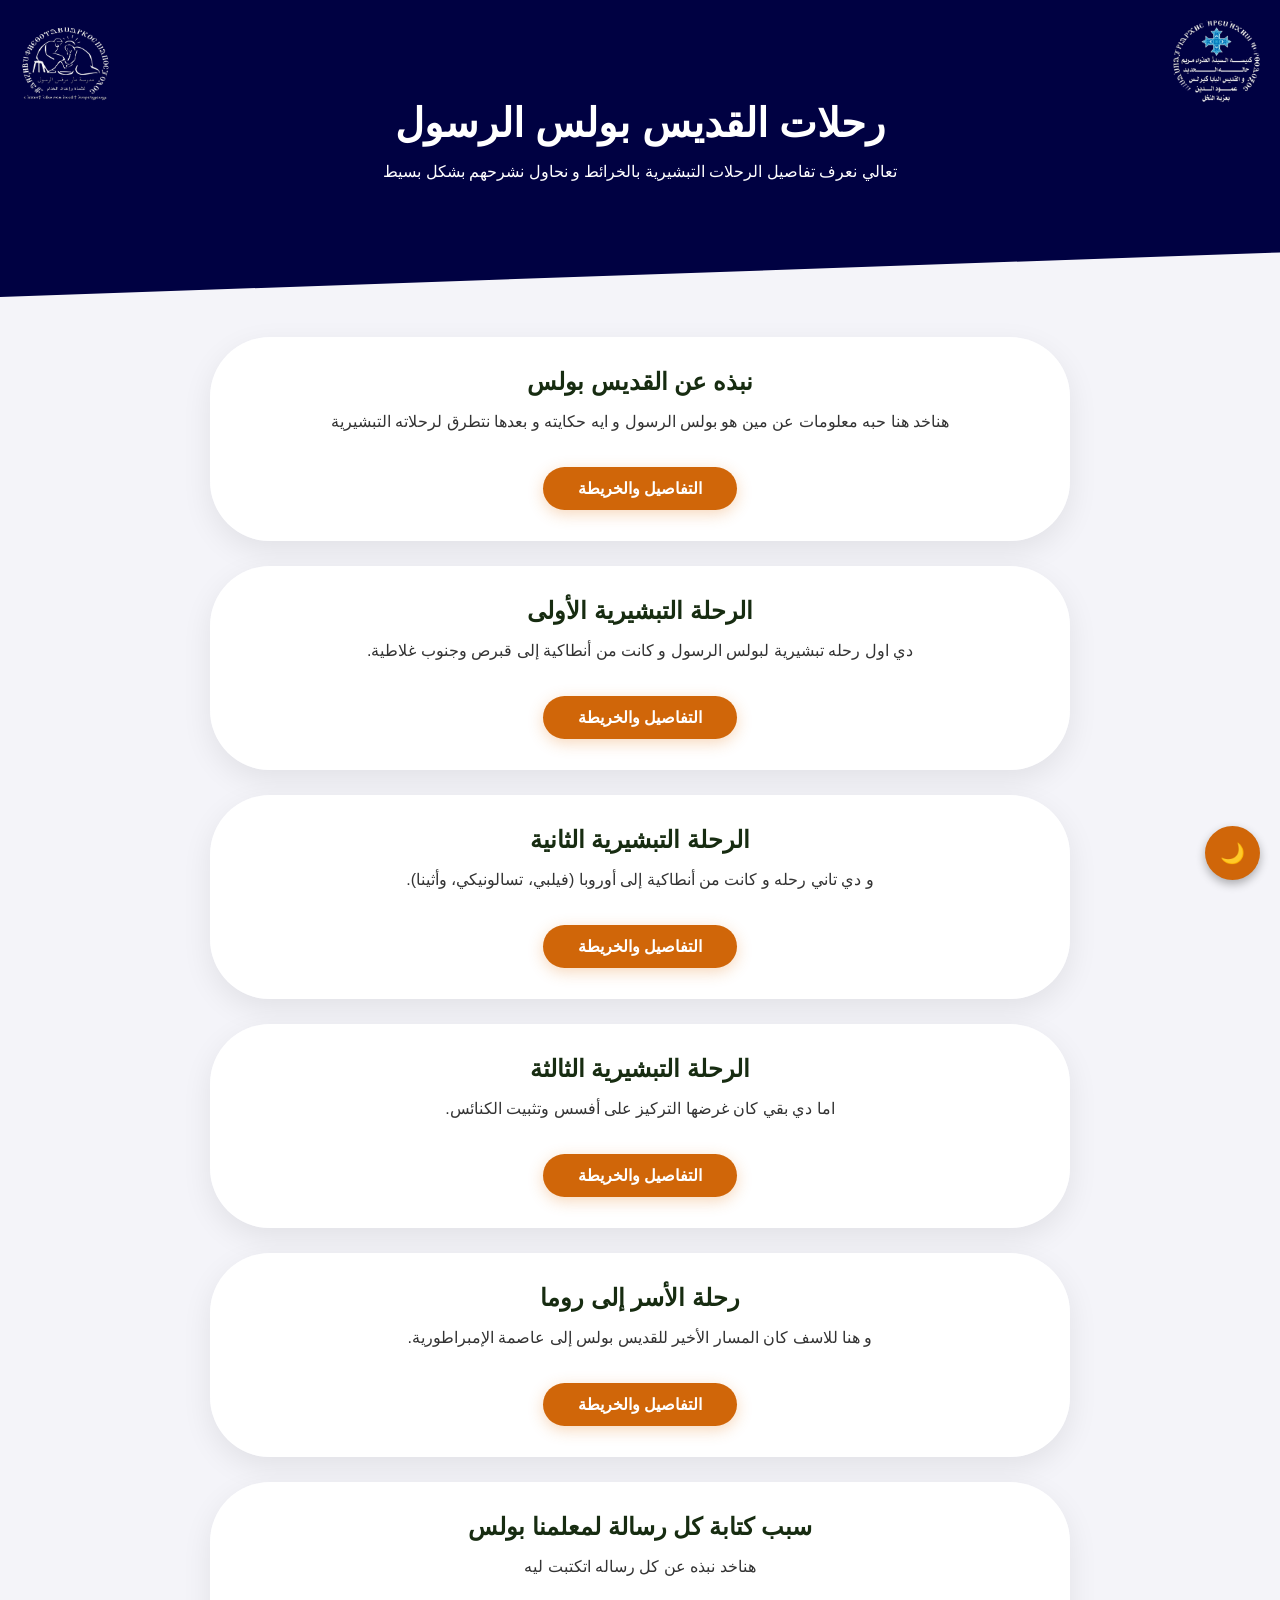
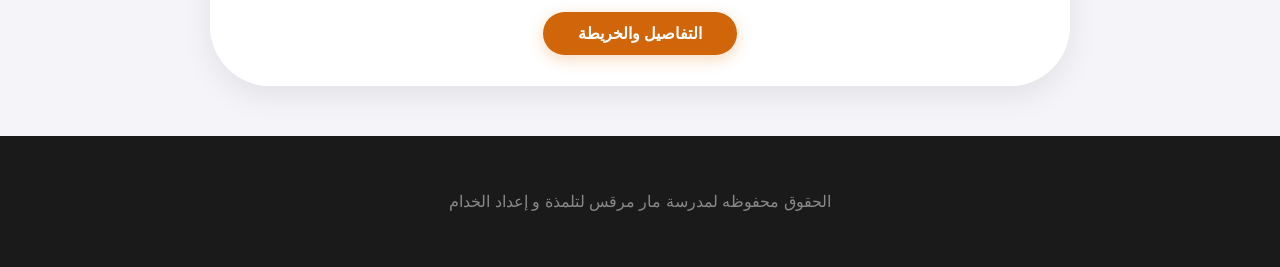
<file: index.html>
<!doctype html>
<html lang="ar" dir="rtl">
  <head>
    <meta charset="UTF-8" />
    <meta name="viewport" content="width=device-width, initial-scale=1.0" />
    <title>رحلات بولس الرسول التبشيرية</title>
    <link rel="icon" href="preview.png" />
    <link rel="stylesheet" href="style.css" />
  </head>
  <body>
    <header>
      <img src="logo2.png" class="site-logou" />
      <img src="preview.png" class="site-logo" />
      <h1>رحلات القديس بولس الرسول</h1>
      <p>
        تعالي نعرف تفاصيل الرحلات التبشيرية بالخرائط و نحاول نشرحهم بشكل بسيط
      </p>
    </header>
    <main class="container">
      <section class="trip-card">
        <div class="card-content">
          <h2>نبذه عن القديس بولس</h2>
          <p>
            هناخد هنا حبه معلومات عن مين هو بولس الرسول و ايه حكايته و بعدها
            نتطرق لرحلاته التبشيرية
          </p>
          <a href="poles.html" class="btn">التفاصيل والخريطة</a>
        </div>
      </section>
      <section class="trip-card">
        <div class="card-content">
          <h2>الرحلة التبشيرية الأولى</h2>
          <p>
            دي اول رحله تبشيرية لبولس الرسول و كانت من أنطاكية إلى قبرص وجنوب
            غلاطية.
          </p>
          <a href="trip1.html" class="btn">التفاصيل والخريطة</a>
        </div>
      </section>

      <section class="trip-card">
        <div class="card-content">
          <h2>الرحلة التبشيرية الثانية</h2>
          <p>
            و دي تاني رحله و كانت من أنطاكية إلى أوروبا (فيلبي، تسالونيكي،
            وأثينا).
          </p>
          <a href="trip2.html" class="btn">التفاصيل والخريطة</a>
        </div>
      </section>

      <section class="trip-card">
        <div class="card-content">
          <h2>الرحلة التبشيرية الثالثة</h2>
          <p>اما دي بقي كان غرضها التركيز على أفسس وتثبيت الكنائس.</p>
          <a href="trip3.html" class="btn">التفاصيل والخريطة</a>
        </div>
      </section>

      <section class="trip-card">
        <div class="card-content">
          <h2>رحلة الأسر إلى روما</h2>
          <p>
            و هنا للاسف كان المسار الأخير للقديس بولس إلى عاصمة الإمبراطورية.
          </p>
          <a href="trip4.html" class="btn">التفاصيل والخريطة</a>
        </div>
      </section>
      <section class="trip-card">
        <div class="card-content">
          <h2>سبب كتابة كل رسالة لمعلمنا بولس</h2>
          <p>
هناخد نبذه عن كل رساله اتكتبت ليه           </p>
          <a href="messages.html" class="btn">التفاصيل والخريطة</a>
        </div>
      </section>
    </main>

    <footer>
      <p>الحقوق محفوظه لمدرسة مار مرقس لتلمذة و إعداد الخدام</p>
    </footer>
    <button class="theme-switch" id="toggleMode">🌙</button>
    <script>
      const themeBtn = document.getElementById("toggleMode");
      const body = document.body;

      // وظيفة التبديل
      themeBtn.addEventListener("click", () => {
        body.classList.toggle("dark-mode");

        // تغيير الأيقونة وحفظ الحالة في المتصفح
        if (body.classList.contains("dark-mode")) {
          themeBtn.innerText = "☀️";
          localStorage.setItem("savedTheme", "dark");
        } else {
          themeBtn.innerText = "🌙";
          localStorage.setItem("savedTheme", "light");
        }
      });

      // تشغيل الوضع المحفوظ عند فتح الصفحة
      window.onload = () => {
        const currentTheme = localStorage.getItem("savedTheme");
        if (currentTheme === "dark") {
          body.classList.add("dark-mode");
          themeBtn.innerText = "☀️";
        }
      };
    </script>
  </body>
</html>
</file>
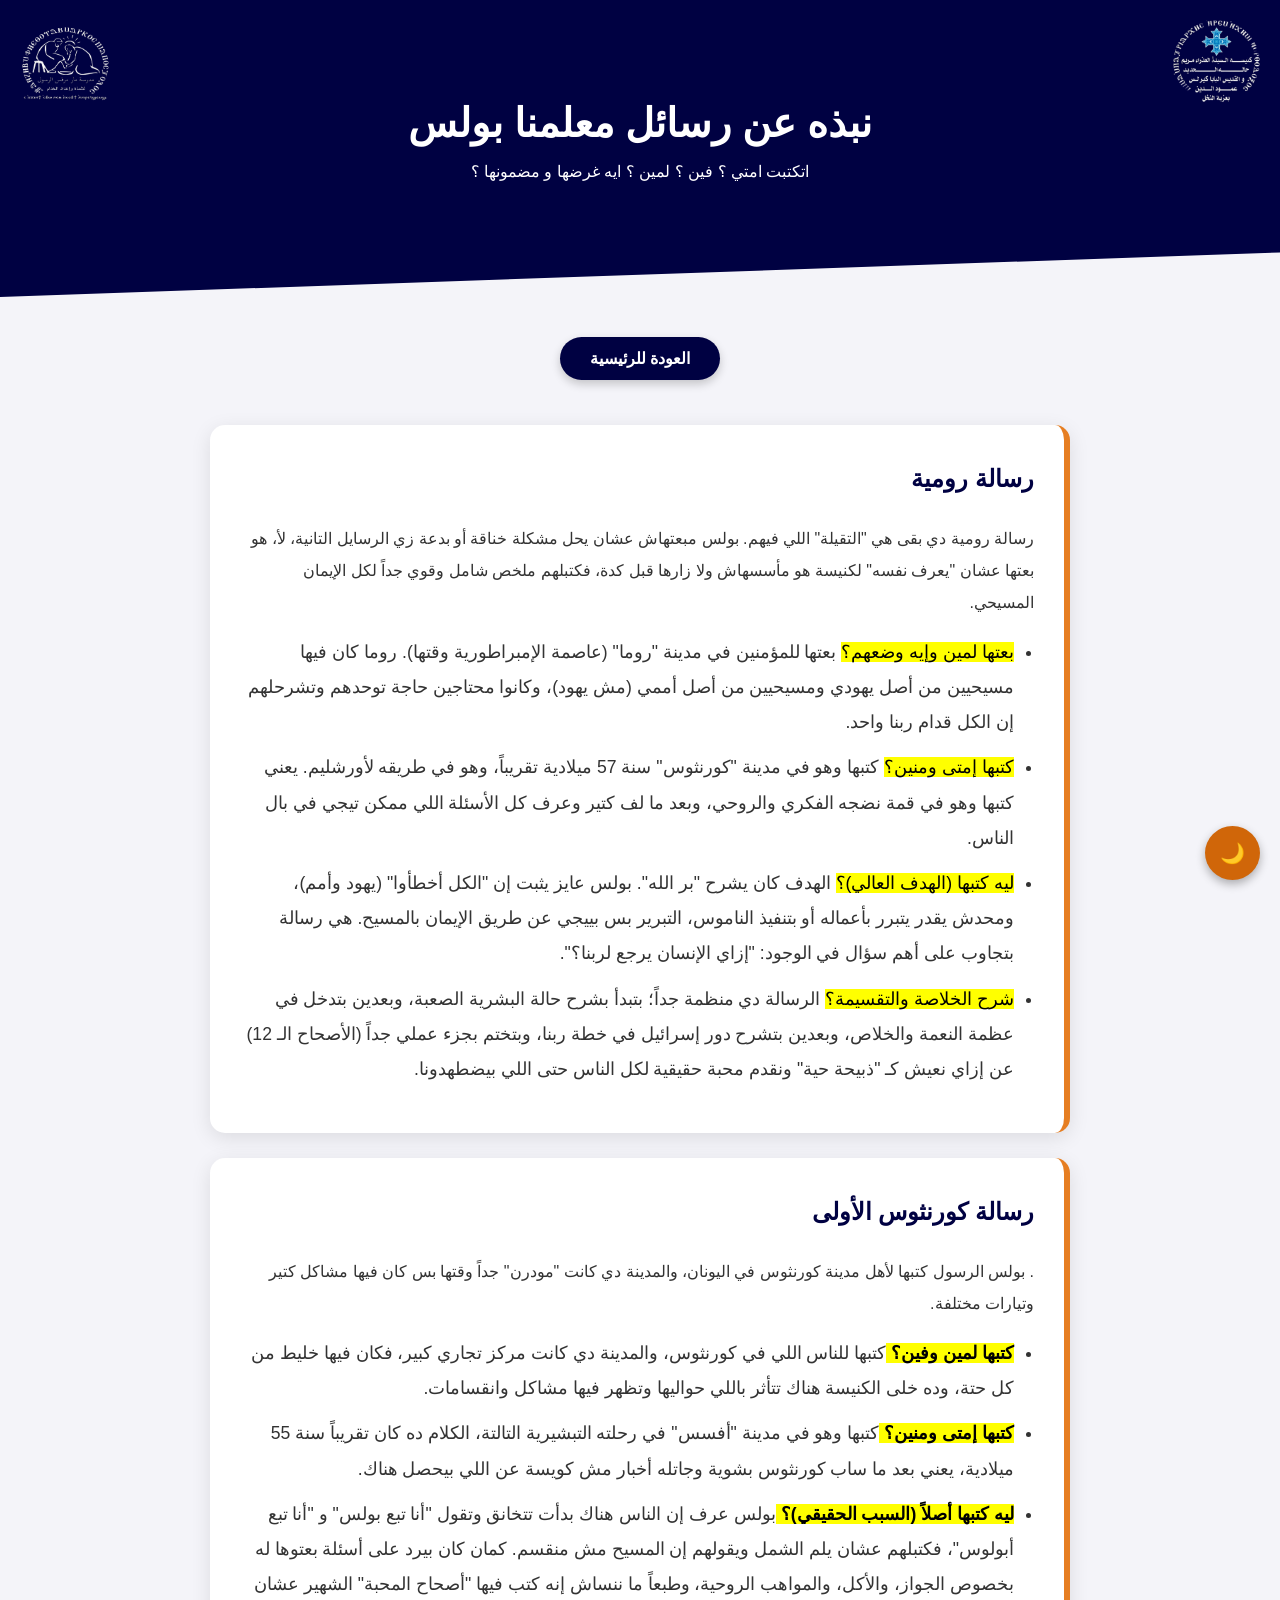
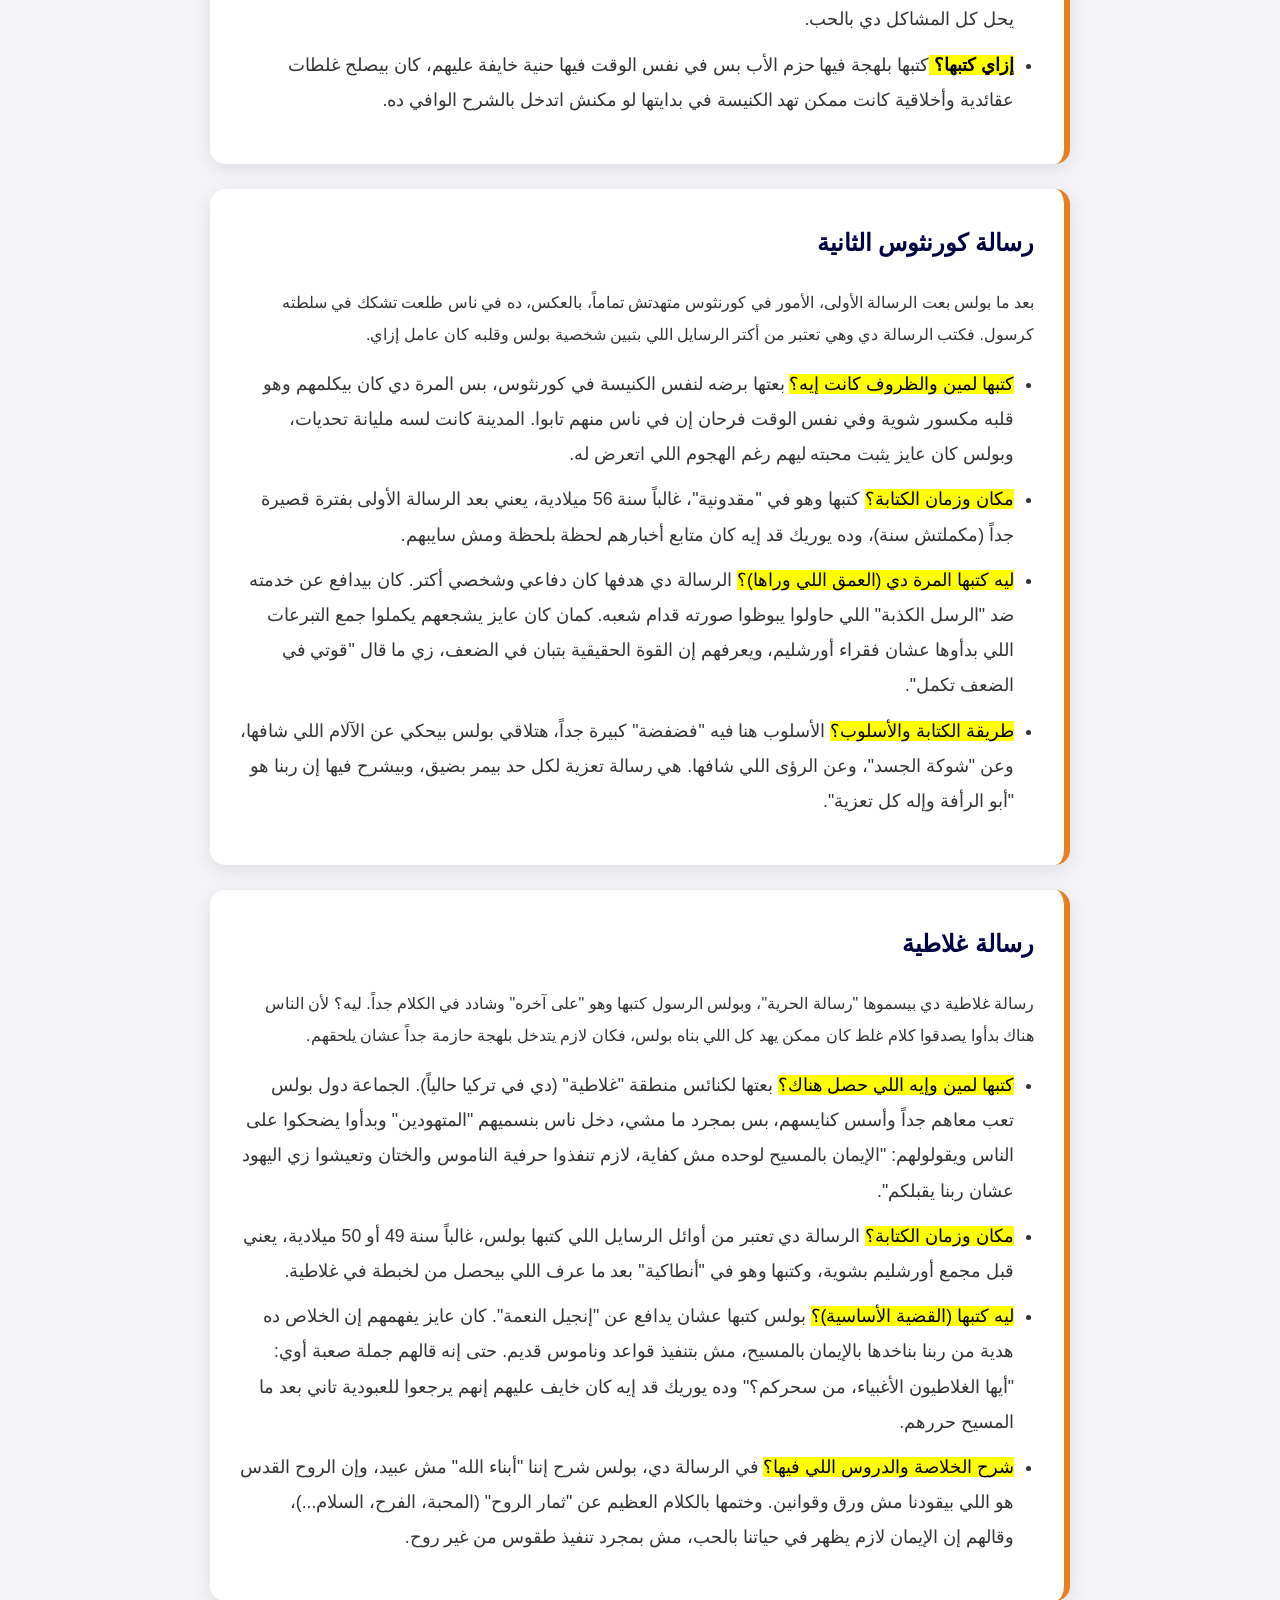
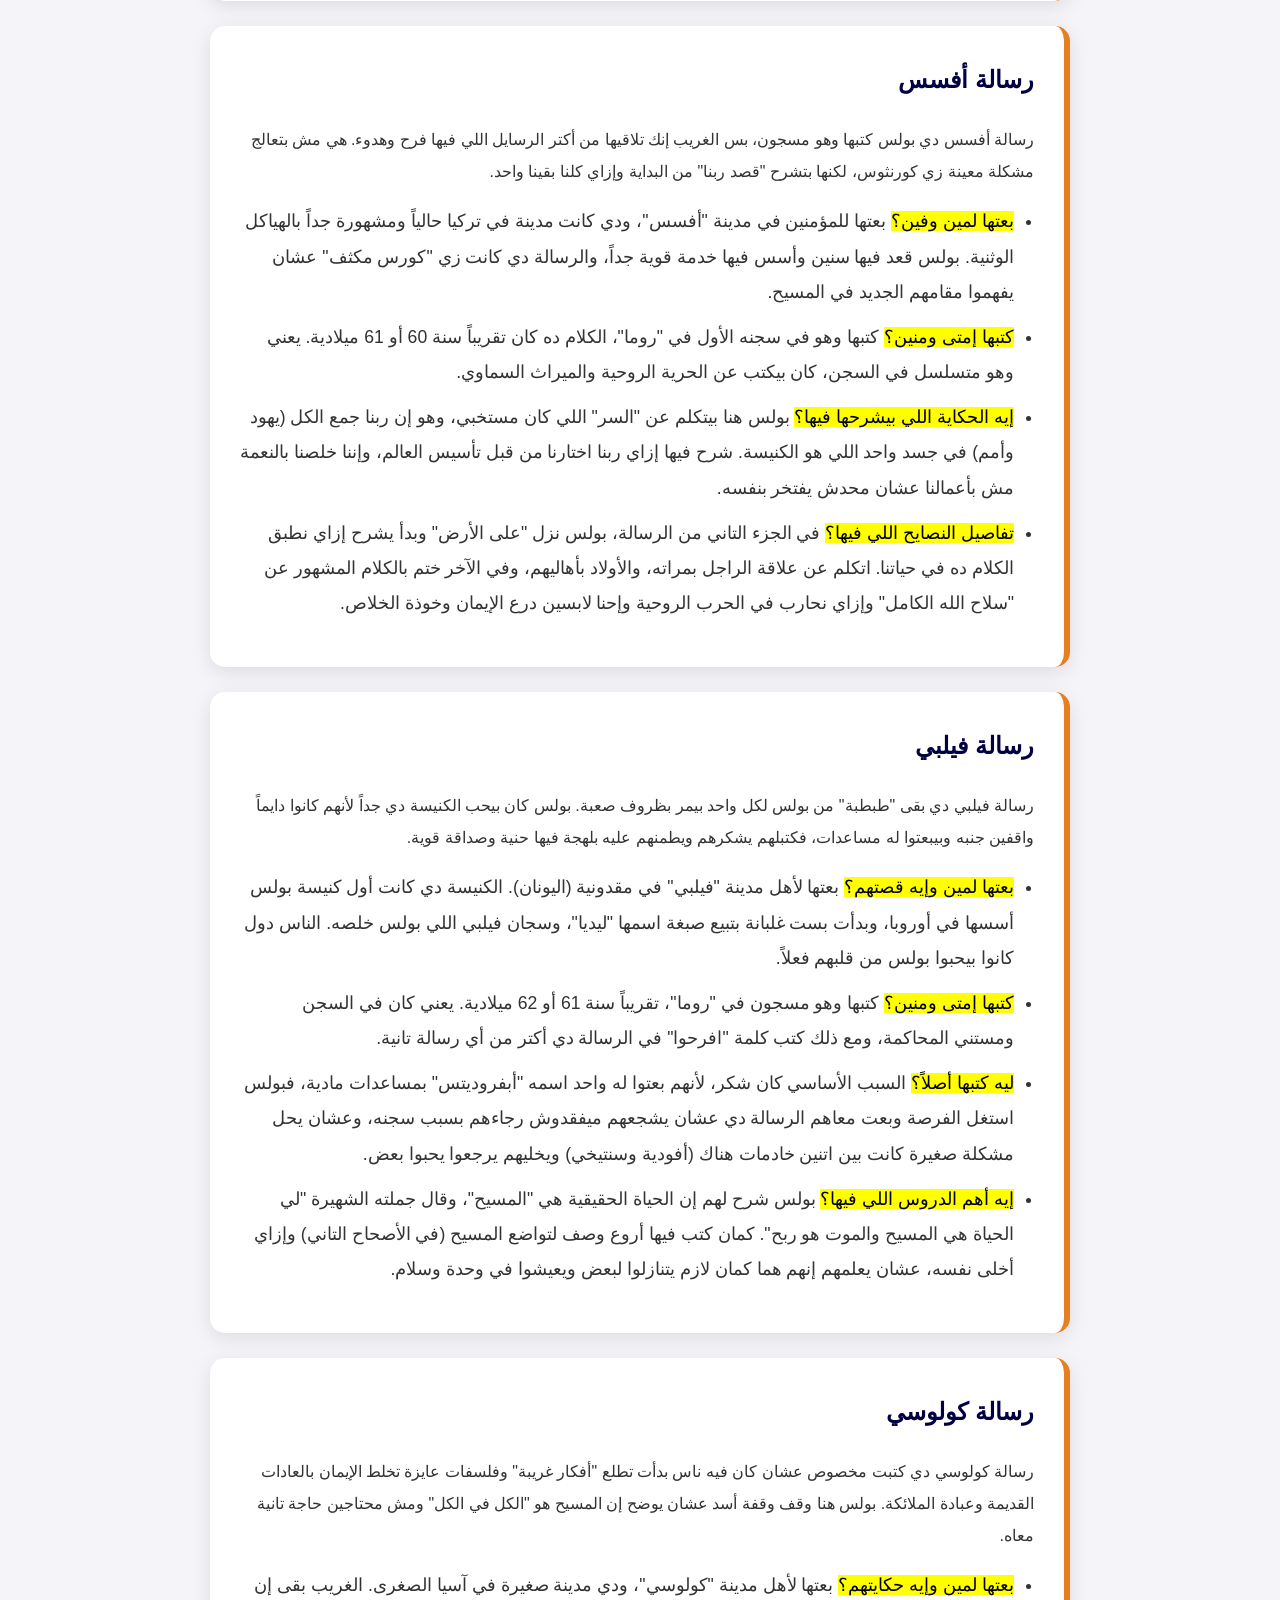
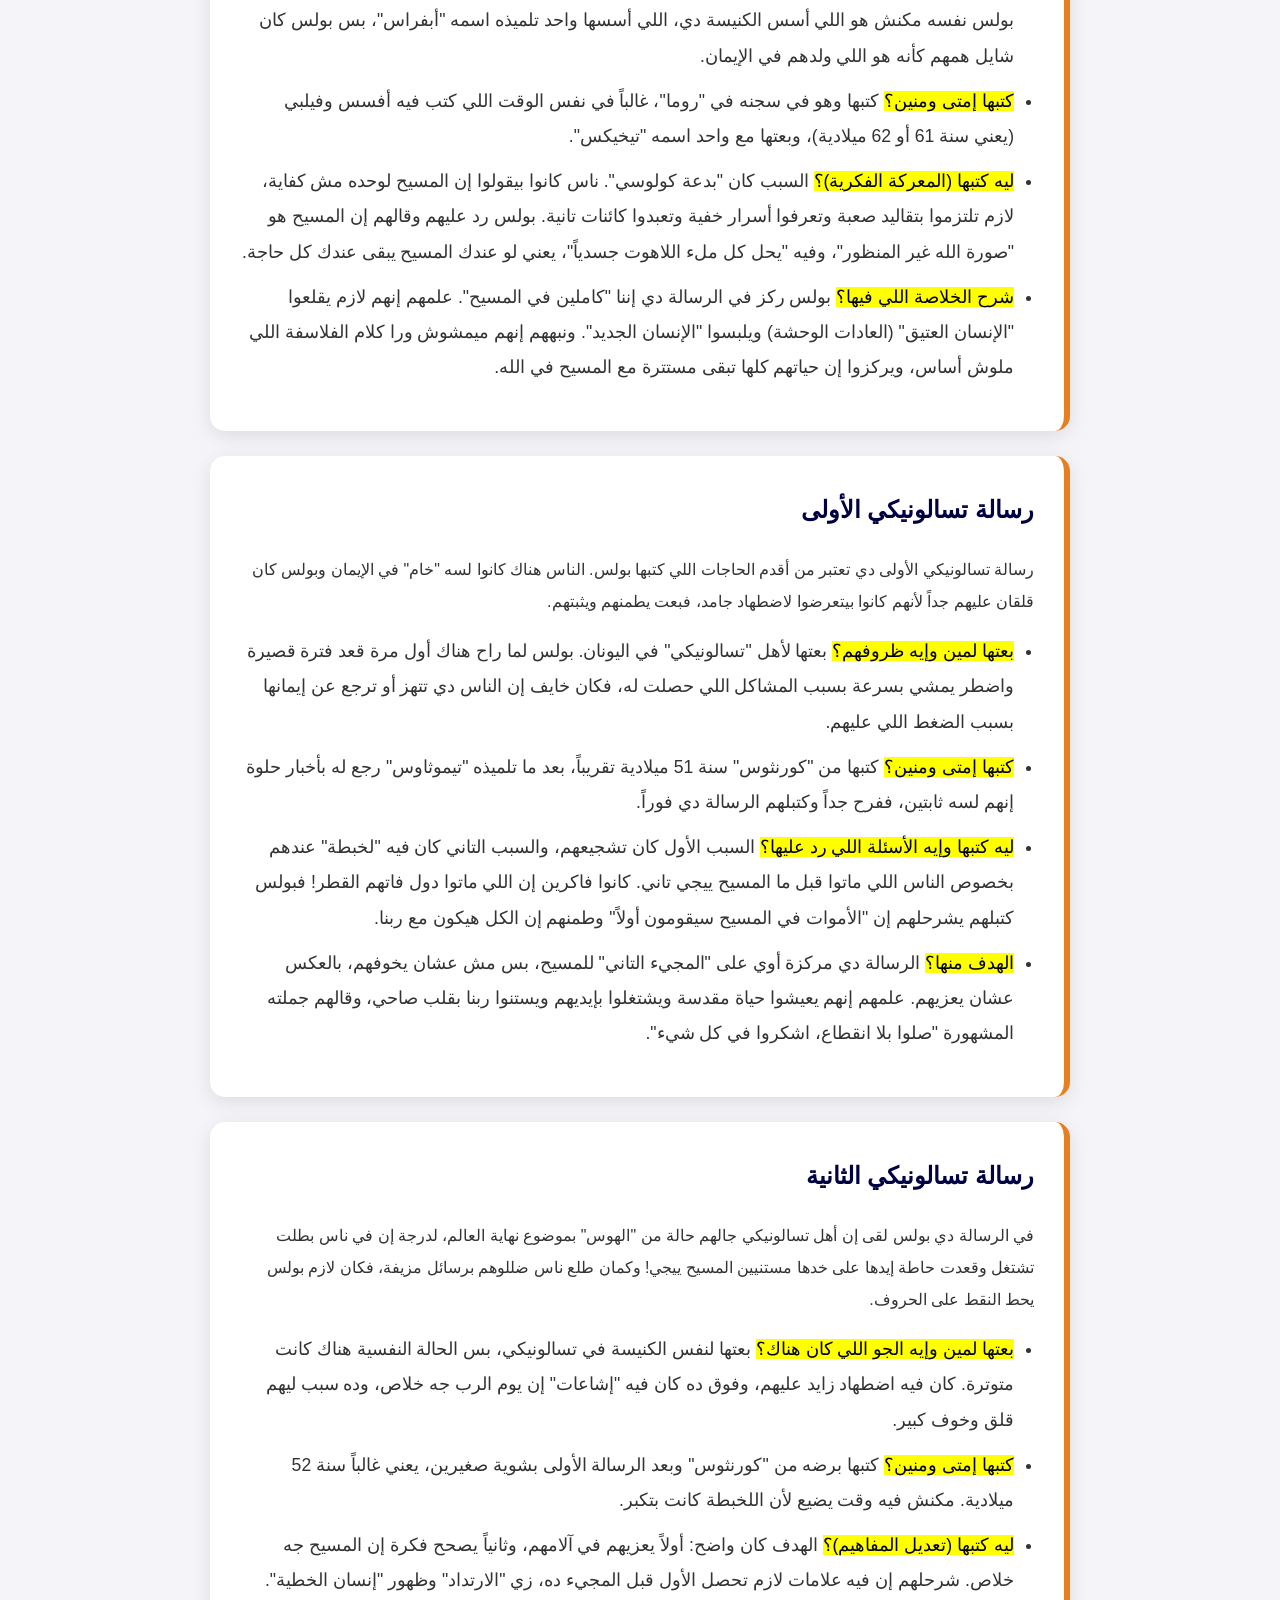
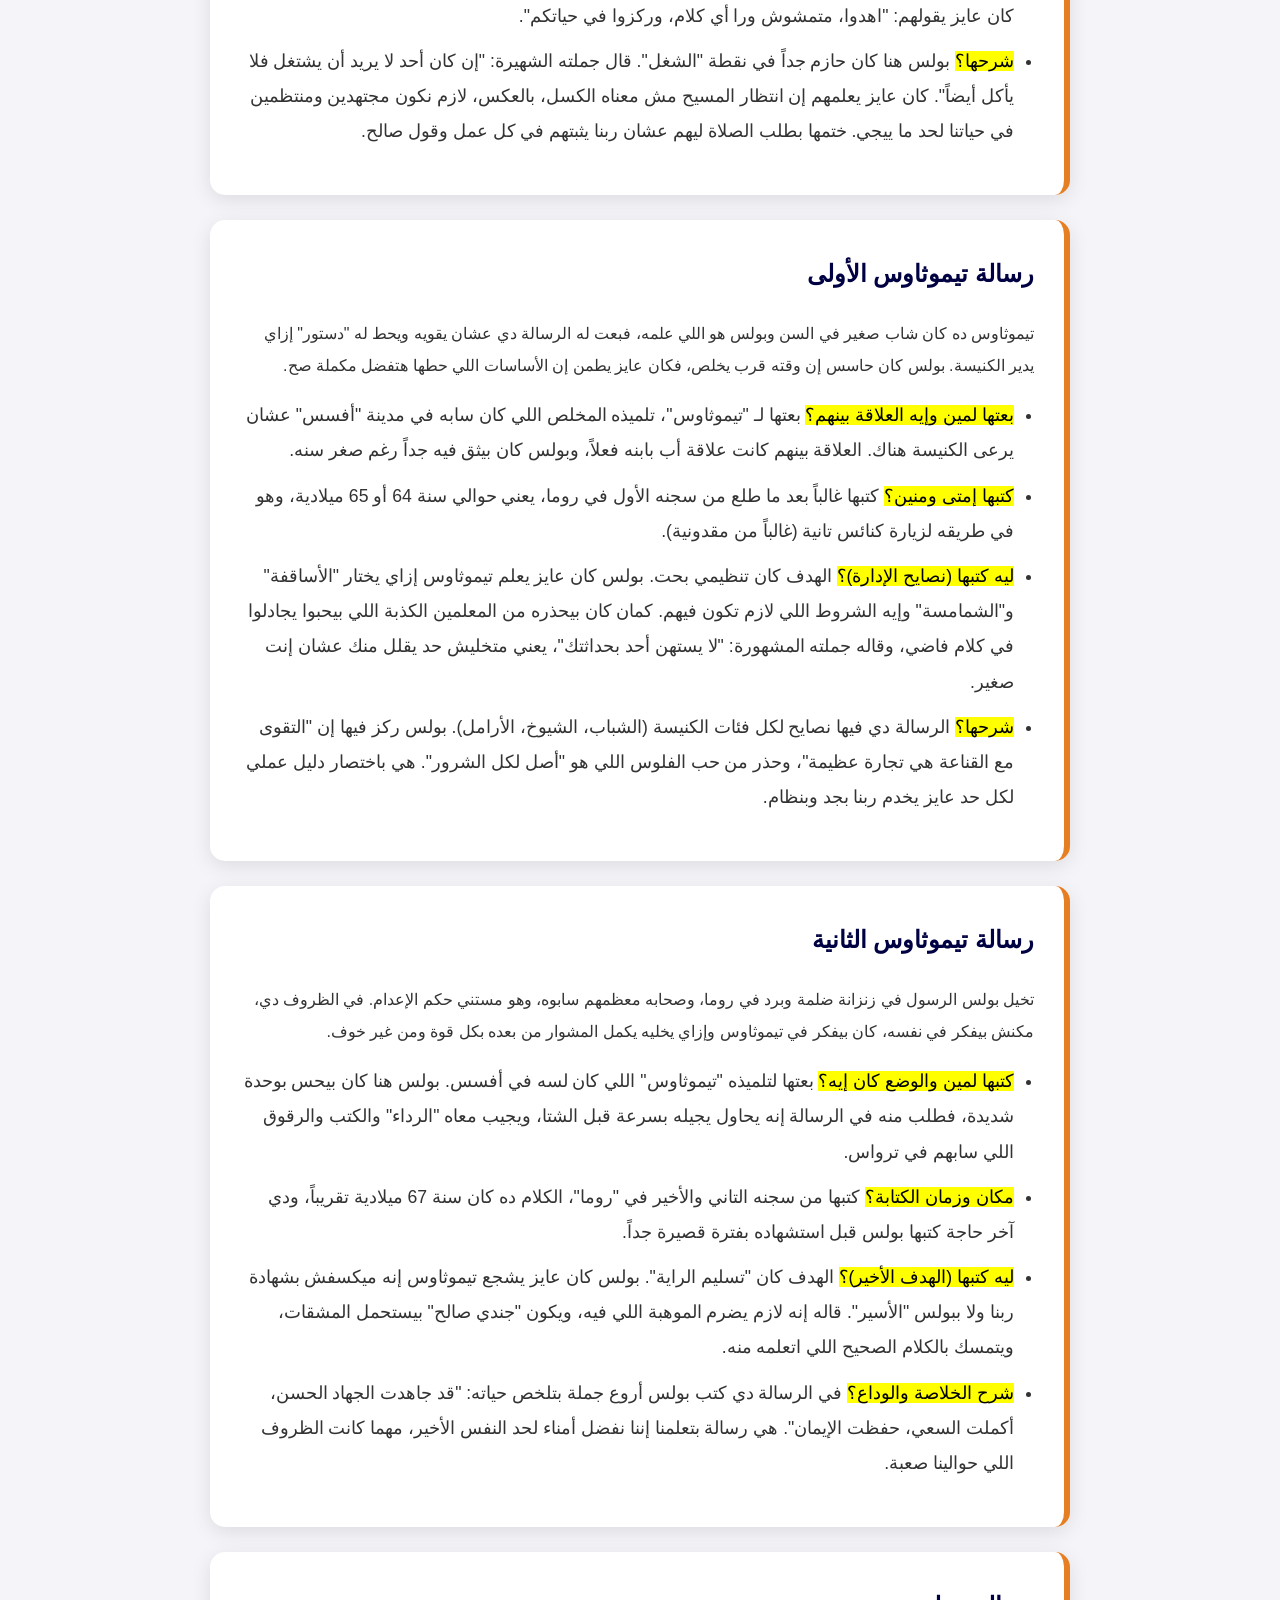
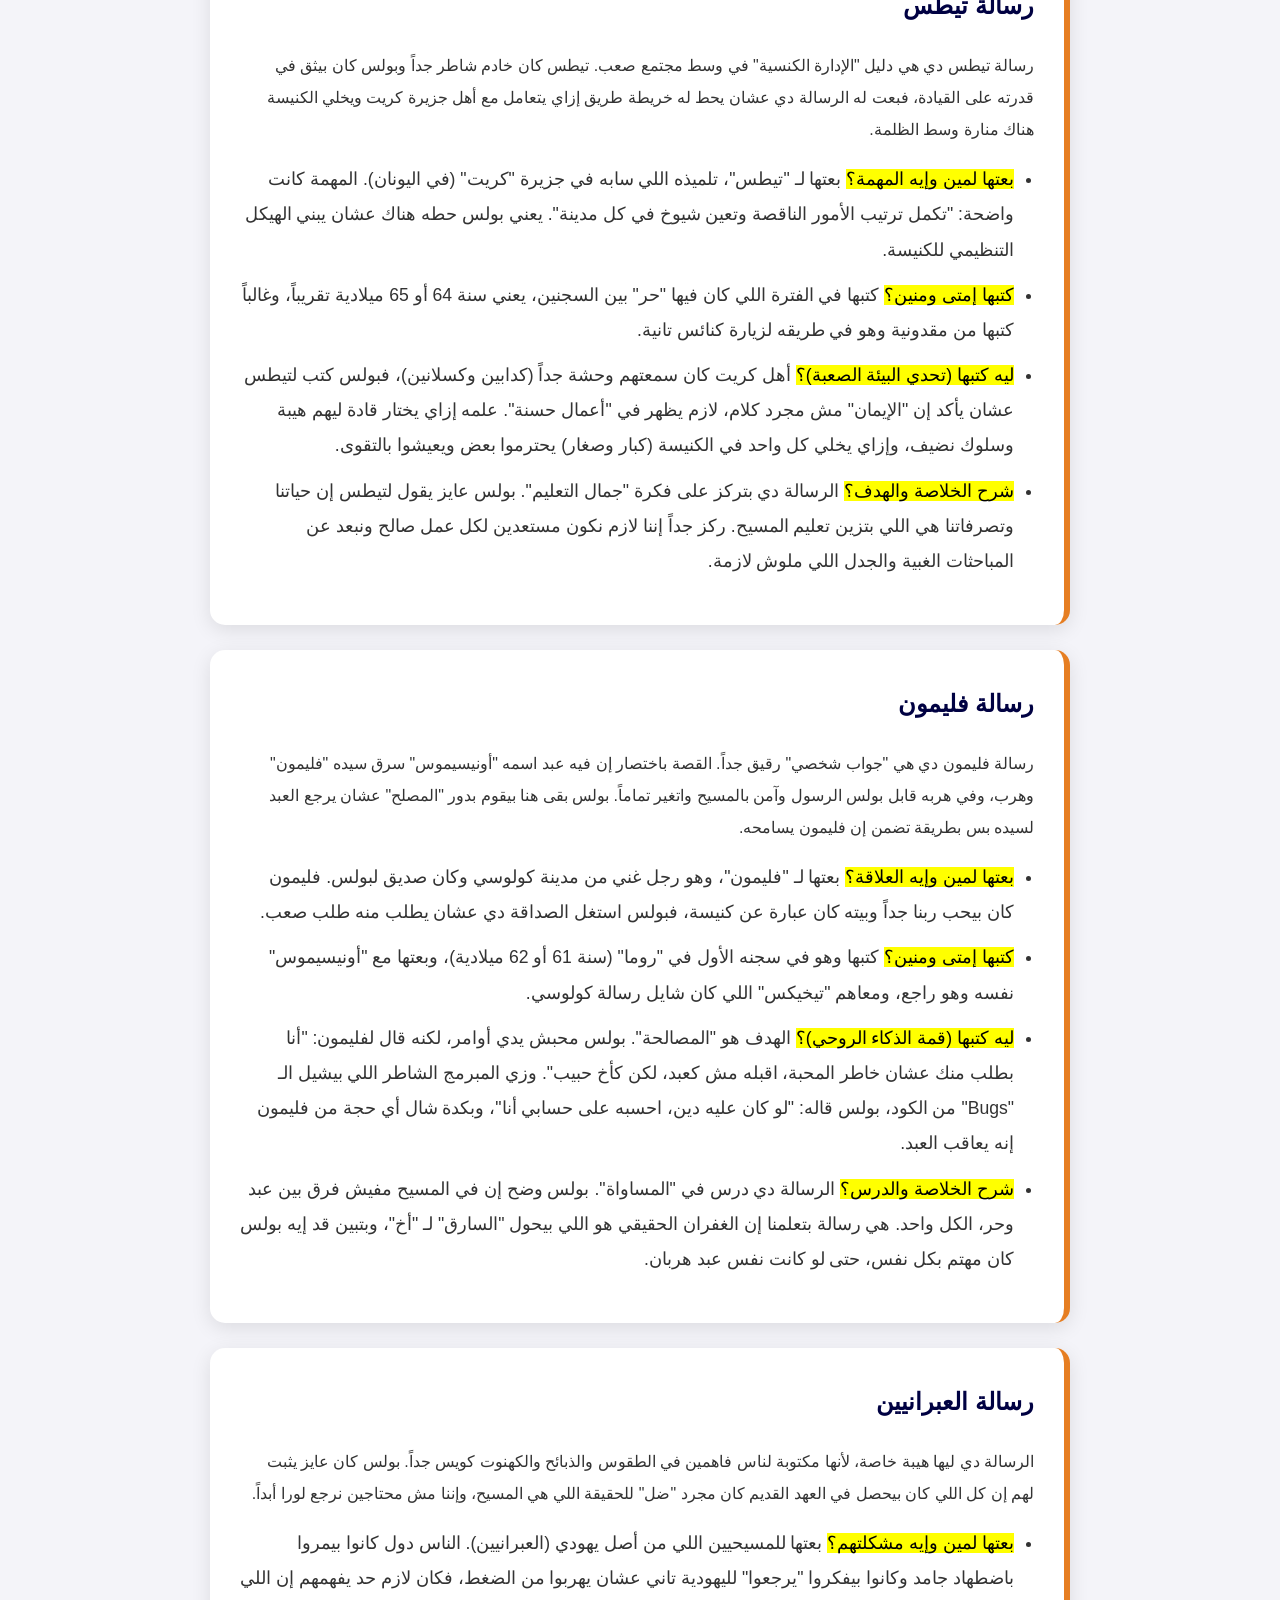
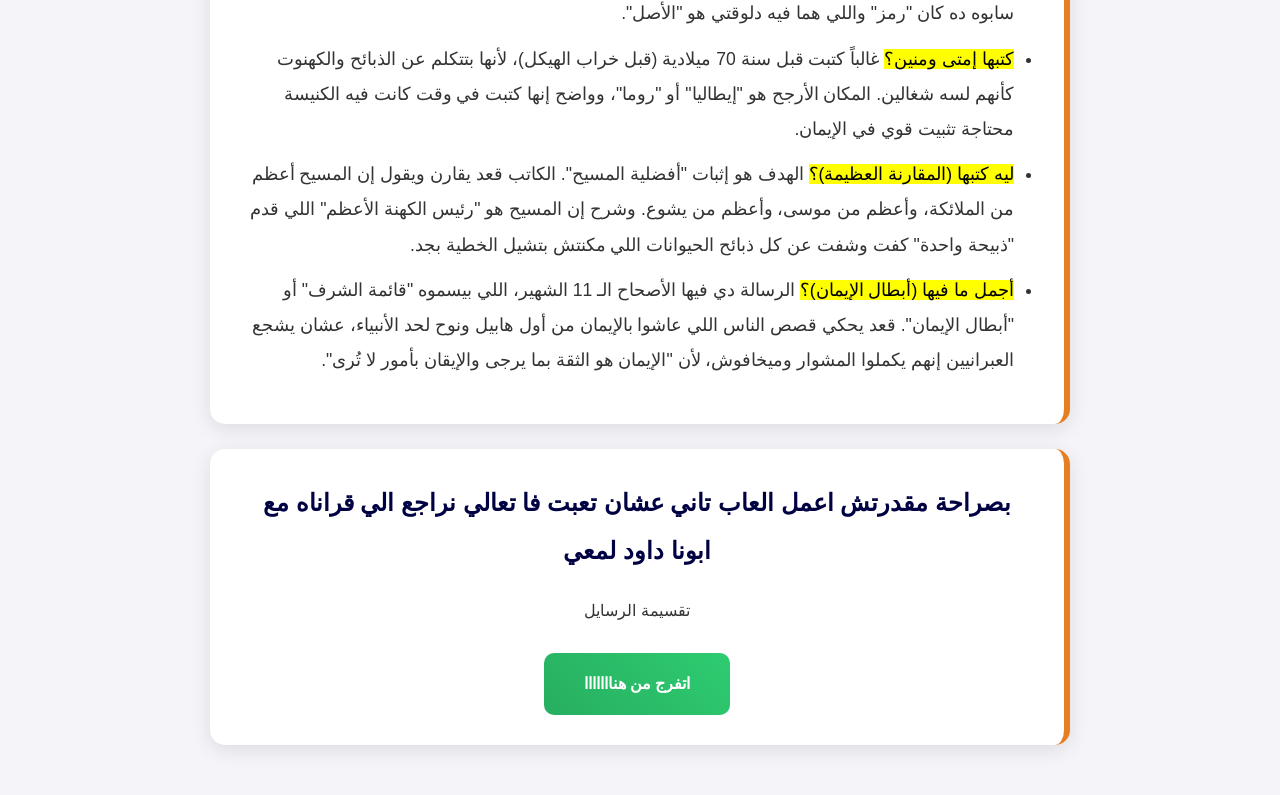
<file: messages.html>
<!DOCTYPE html>
<html lang="ar" dir="rtl">
<head>
    <meta charset="UTF-8">
    <meta name="viewport" content="width=device-width, initial-scale=1.0">
    <title>تفاصيل الرحلة</title>
    <link rel="stylesheet" href="style.css">
        <link rel="icon" href="preview.png">

</head>
<body>

<header>
 <img src="preview.png" class="site-logo">
       <img src="logo2.png" class="site-logou">

     <h1>نبذه عن رسائل معلمنا بولس</h1>
    <p>اتكتبت امتي ؟ فين ؟ لمين ؟ ايه غرضها و مضمونها ؟</p>

</header>

<div class="container">
    <div style="text-align: center;">
        <a href="index.html" class="btn-back-home">العودة للرئيسية</a>
    </div>
   <div class="content-card">
  <h2>رسالة رومية</h2>

<p>
    رسالة رومية دي بقى هي "التقيلة" اللي فيهم. بولس مبعتهاش عشان يحل مشكلة خناقة أو بدعة زي الرسايل التانية، لأ، هو بعتها عشان "يعرف نفسه" لكنيسة هو مأسسهاش ولا زارها قبل كدة، فكتبلهم ملخص شامل وقوي جداً لكل الإيمان المسيحي.
    <ul>
        <li>
            <mark>بعتها لمين وإيه وضعهم؟</mark> 
            بعتها للمؤمنين في مدينة "روما" (عاصمة الإمبراطورية وقتها). روما كان فيها مسيحيين من أصل يهودي ومسيحيين من أصل أممي (مش يهود)، وكانوا محتاجين حاجة توحدهم وتشرحلهم إن الكل قدام ربنا واحد.
        </li>
        <li>
            <mark>كتبها إمتى ومنين؟</mark> 
            كتبها وهو في مدينة "كورنثوس" سنة 57 ميلادية تقريباً، وهو في طريقه لأورشليم. يعني كتبها وهو في قمة نضجه الفكري والروحي، وبعد ما لف كتير وعرف كل الأسئلة اللي ممكن تيجي في بال الناس.
        </li>
        <li>
            <mark>ليه كتبها (الهدف العالي)؟</mark> 
            الهدف كان يشرح "بر الله". بولس عايز يثبت إن "الكل أخطأوا" (يهود وأمم)، ومحدش يقدر يتبرر بأعماله أو بتنفيذ الناموس، التبرير بس بييجي عن طريق الإيمان بالمسيح. هي رسالة بتجاوب على أهم سؤال في الوجود: "إزاي الإنسان يرجع لربنا؟".
        </li>
        <li>
            <mark>شرح الخلاصة والتقسيمة؟</mark> 
            الرسالة دي منظمة جداً؛ بتبدأ بشرح حالة البشرية الصعبة، وبعدين بتدخل في عظمة النعمة والخلاص، وبعدين بتشرح دور إسرائيل في خطة ربنا، وبتختم بجزء عملي جداً (الأصحاح الـ 12) عن إزاي نعيش كـ "ذبيحة حية" ونقدم محبة حقيقية لكل الناس حتى اللي بيضطهدونا.
        </li>
    </ul>
</p>
</div>
    <div class="content-card">
        <h2>رسالة كورنثوس الأولى</h2>
 <p>
. بولس الرسول كتبها لأهل مدينة كورنثوس في اليونان، والمدينة دي كانت "مودرن" جداً وقتها بس كان فيها مشاكل كتير وتيارات مختلفة.
        <ul>
            <li>
                <mark><strong>كتبها لمين وفين؟</strong> </mark>
                كتبها للناس اللي في كورنثوس، والمدينة دي كانت مركز تجاري كبير، فكان فيها خليط من كل حتة، وده خلى الكنيسة هناك تتأثر باللي حواليها وتظهر فيها مشاكل وانقسامات.
            </li>
            <li>
                <mark><strong>كتبها إمتى ومنين؟</strong> </mark>
                كتبها وهو في مدينة "أفسس" في رحلته التبشيرية التالتة، الكلام ده كان تقريباً سنة 55 ميلادية، يعني بعد ما ساب كورنثوس بشوية وجاتله أخبار مش كويسة عن اللي بيحصل هناك.
            </li>
            <li>
                <mark><strong>ليه كتبها أصلاً (السبب الحقيقي)؟</strong> </mark>
                بولس عرف إن الناس هناك بدأت تتخانق وتقول "أنا تبع بولس" و "أنا تبع أبولوس"، فكتبلهم عشان يلم الشمل ويقولهم إن المسيح مش منقسم. كمان كان بيرد على أسئلة بعتوها له بخصوص الجواز، والأكل، والمواهب الروحية، وطبعاً ما ننساش إنه كتب فيها "أصحاح المحبة" الشهير عشان يحل كل المشاكل دي بالحب.
            </li>
            <li>
                <mark><strong>إزاي كتبها؟</strong> </mark>
                كتبها بلهجة فيها حزم الأب بس في نفس الوقت فيها حنية خايفة عليهم، كان بيصلح غلطات عقائدية وأخلاقية كانت ممكن تهد الكنيسة في بدايتها لو مكنش اتدخل بالشرح الوافي ده.
            </li>
        </ul>

</div>
    <div class="content-card">
        <h2>رسالة كورنثوس الثانية</h2>
<p>
        بعد ما بولس بعت الرسالة الأولى، الأمور في كورنثوس متهدتش تماماً، بالعكس، ده في ناس طلعت تشكك في سلطته كرسول. فكتب الرسالة دي وهي تعتبر من أكتر الرسايل اللي بتبين شخصية بولس وقلبه كان عامل إزاي.
        <ul>
            <li>
                <mark>كتبها لمين والظروف كانت إيه؟</mark> 
                بعتها برضه لنفس الكنيسة في كورنثوس، بس المرة دي كان بيكلمهم وهو قلبه مكسور شوية وفي نفس الوقت فرحان إن في ناس منهم تابوا. المدينة كانت لسه مليانة تحديات، وبولس كان عايز يثبت محبته ليهم رغم الهجوم اللي اتعرض له.
            </li>
            <li>
                <mark>مكان وزمان الكتابة؟</mark> 
                كتبها وهو في "مقدونية"، غالباً سنة 56 ميلادية، يعني بعد الرسالة الأولى بفترة قصيرة جداً (مكملتش سنة)، وده يوريك قد إيه كان متابع أخبارهم لحظة بلحظة ومش سايبهم.
            </li>
            <li>
                <mark>ليه كتبها المرة دي (العمق اللي وراها)؟</mark> 
                الرسالة دي هدفها كان دفاعي وشخصي أكتر. كان بيدافع عن خدمته ضد "الرسل الكذبة" اللي حاولوا يبوظوا صورته قدام شعبه. كمان كان عايز يشجعهم يكملوا جمع التبرعات اللي بدأوها عشان فقراء أورشليم، ويعرفهم إن القوة الحقيقية بتبان في الضعف، زي ما قال "قوتي في الضعف تكمل".
            </li>
            <li>
                <mark>طريقة الكتابة والأسلوب؟</mark> 
                الأسلوب هنا فيه "فضفضة" كبيرة جداً، هتلاقي بولس بيحكي عن الآلام اللي شافها، وعن "شوكة الجسد"، وعن الرؤى اللي شافها. هي رسالة تعزية لكل حد بيمر بضيق، وبيشرح فيها إن ربنا هو "أبو الرأفة وإله كل تعزية".
            </li>
        </ul>
    </p></div>
    
    <div class="content-card">
<h2>رسالة غلاطية</h2>

<p>
 رسالة غلاطية دي بيسموها "رسالة الحرية"، وبولس الرسول كتبها وهو "على آخره" وشادد في الكلام جداً. ليه؟ لأن الناس هناك بدأوا يصدقوا كلام غلط كان ممكن يهد كل اللي بناه بولس، فكان لازم يتدخل بلهجة حازمة جداً عشان يلحقهم.
    <ul>
        <li>
            <mark>كتبها لمين وإيه اللي حصل هناك؟</mark> 
            بعتها لكنائس منطقة "غلاطية" (دي في تركيا حالياً). الجماعة دول بولس تعب معاهم جداً وأسس كنايسهم، بس بمجرد ما مشي، دخل ناس بنسميهم "المتهودين" وبدأوا يضحكوا على الناس ويقولولهم: "الإيمان بالمسيح لوحده مش كفاية، لازم تنفذوا حرفية الناموس والختان وتعيشوا زي اليهود عشان ربنا يقبلكم".
        </li>
        <li>
            <mark>مكان وزمان الكتابة؟</mark> 
            الرسالة دي تعتبر من أوائل الرسايل اللي كتبها بولس، غالباً سنة 49 أو 50 ميلادية، يعني قبل مجمع أورشليم بشوية، وكتبها وهو في "أنطاكية" بعد ما عرف اللي بيحصل من لخبطة في غلاطية.
        </li>
        <li>
            <mark>ليه كتبها (القضية الأساسية)؟</mark> 
            بولس كتبها عشان يدافع عن "إنجيل النعمة". كان عايز يفهمهم إن الخلاص ده هدية من ربنا بناخدها بالإيمان بالمسيح، مش بتنفيذ قواعد وناموس قديم. حتى إنه قالهم جملة صعبة أوي: "أيها الغلاطيون الأغبياء، من سحركم؟" وده يوريك قد إيه كان خايف عليهم إنهم يرجعوا للعبودية تاني بعد ما المسيح حررهم.
        </li>
        <li>
            <mark>شرح الخلاصة والدروس اللي فيها؟</mark> 
            في الرسالة دي، بولس شرح إننا "أبناء الله" مش عبيد، وإن الروح القدس هو اللي بيقودنا مش ورق وقوانين. وختمها بالكلام العظيم عن "ثمار الروح" (المحبة، الفرح، السلام...)، وقالهم إن الإيمان لازم يظهر في حياتنا بالحب، مش بمجرد تنفيذ طقوس من غير روح.
        </li>
    </ul>
</p>
</div>

    <div class="content-card">
        <h2>رسالة أفسس</h2>

<p>
 رسالة أفسس دي بولس كتبها وهو مسجون، بس الغريب إنك تلاقيها من أكتر الرسايل اللي فيها فرح وهدوء. هي مش بتعالج مشكلة معينة زي كورنثوس، لكنها بتشرح "قصد ربنا" من البداية وإزاي كلنا بقينا واحد.
    <ul>
        <li>
            <mark>بعتها لمين وفين؟</mark> 
            بعتها للمؤمنين في مدينة "أفسس"، ودي كانت مدينة في تركيا حالياً ومشهورة جداً بالهياكل الوثنية. بولس قعد فيها سنين وأسس فيها خدمة قوية جداً، والرسالة دي كانت زي "كورس مكثف" عشان يفهموا مقامهم الجديد في المسيح.
        </li>
        <li>
            <mark>كتبها إمتى ومنين؟</mark> 
            كتبها وهو في سجنه الأول في "روما"، الكلام ده كان تقريباً سنة 60 أو 61 ميلادية. يعني وهو متسلسل في السجن، كان بيكتب عن الحرية الروحية والميراث السماوي.
        </li>
        <li>
            <mark>إيه الحكاية اللي بيشرحها فيها؟</mark> 
            بولس هنا بيتكلم عن "السر" اللي كان مستخبي، وهو إن ربنا جمع الكل (يهود وأمم) في جسد واحد اللي هو الكنيسة. شرح فيها إزاي ربنا اختارنا من قبل تأسيس العالم، وإننا خلصنا بالنعمة مش بأعمالنا عشان محدش يفتخر بنفسه.
        </li>
        <li>
            <mark>تفاصيل النصايح اللي فيها؟</mark> 
            في الجزء التاني من الرسالة، بولس نزل "على الأرض" وبدأ يشرح إزاي نطبق الكلام ده في حياتنا. اتكلم عن علاقة الراجل بمراته، والأولاد بأهاليهم، وفي الآخر ختم بالكلام المشهور عن "سلاح الله الكامل" وإزاي نحارب في الحرب الروحية وإحنا لابسين درع الإيمان وخوذة الخلاص.
        </li>
    </ul>
</p>
</div>
    <div class="content-card">
        <h2>رسالة فيلبي</h2>

<p>
    رسالة فيلبي دي بقى "طبطبة" من بولس لكل واحد بيمر بظروف صعبة. بولس كان بيحب الكنيسة دي جداً لأنهم كانوا دايماً واقفين جنبه وبيبعتوا له مساعدات، فكتبلهم يشكرهم ويطمنهم عليه بلهجة فيها حنية وصداقة قوية.
    <ul>
        <li>
            <mark>بعتها لمين وإيه قصتهم؟</mark> 
            بعتها لأهل مدينة "فيلبي" في مقدونية (اليونان). الكنيسة دي كانت أول كنيسة بولس أسسها في أوروبا، وبدأت بست غلبانة بتبيع صبغة اسمها "ليديا"، وسجان فيلبي اللي بولس خلصه. الناس دول كانوا بيحبوا بولس من قلبهم فعلاً.
        </li>
        <li>
            <mark>كتبها إمتى ومنين؟</mark> 
            كتبها وهو مسجون في "روما"، تقريباً سنة 61 أو 62 ميلادية. يعني كان في السجن ومستني المحاكمة، ومع ذلك كتب كلمة "افرحوا" في الرسالة دي أكتر من أي رسالة تانية.
        </li>
        <li>
            <mark>ليه كتبها أصلاً؟</mark> 
            السبب الأساسي كان شكر، لأنهم بعتوا له واحد اسمه "أبفروديتس" بمساعدات مادية، فبولس استغل الفرصة وبعت معاهم الرسالة دي عشان يشجعهم ميفقدوش رجاءهم بسبب سجنه، وعشان يحل مشكلة صغيرة كانت بين اتنين خادمات هناك (أفودية وسنتيخي) ويخليهم يرجعوا يحبوا بعض.
        </li>
        <li>
            <mark>إيه أهم الدروس اللي فيها؟</mark> 
            بولس شرح لهم إن الحياة الحقيقية هي "المسيح"، وقال جملته الشهيرة "لي الحياة هي المسيح والموت هو ربح". كمان كتب فيها أروع وصف لتواضع المسيح (في الأصحاح التاني) وإزاي أخلى نفسه، عشان يعلمهم إنهم هما كمان لازم يتنازلوا لبعض ويعيشوا في وحدة وسلام.
        </li>
    </ul>
</p>
</div>
    <div class="content-card">
        <h2>رسالة كولوسي</h2>

<p>
    رسالة كولوسي دي كتبت مخصوص عشان كان فيه ناس بدأت تطلع "أفكار غريبة" وفلسفات عايزة تخلط الإيمان بالعادات القديمة وعبادة الملائكة. بولس هنا وقف وقفة أسد عشان يوضح إن المسيح هو "الكل في الكل" ومش محتاجين حاجة تانية معاه.
    <ul>
        <li>
            <mark>بعتها لمين وإيه حكايتهم؟</mark> 
            بعتها لأهل مدينة "كولوسي"، ودي مدينة صغيرة في آسيا الصغرى. الغريب بقى إن بولس نفسه مكنش هو اللي أسس الكنيسة دي، اللي أسسها واحد تلميذه اسمه "أبفراس"، بس بولس كان شايل همهم كأنه هو اللي ولدهم في الإيمان.
        </li>
        <li>
            <mark>كتبها إمتى ومنين؟</mark> 
            كتبها وهو في سجنه في "روما"، غالباً في نفس الوقت اللي كتب فيه أفسس وفيلبي (يعني سنة 61 أو 62 ميلادية)، وبعتها مع واحد اسمه "تيخيكس".
        </li>
        <li>
            <mark>ليه كتبها (المعركة الفكرية)؟</mark> 
            السبب كان "بدعة كولوسي". ناس كانوا بيقولوا إن المسيح لوحده مش كفاية، لازم تلتزموا بتقاليد صعبة وتعرفوا أسرار خفية وتعبدوا كائنات تانية. بولس رد عليهم وقالهم إن المسيح هو "صورة الله غير المنظور"، وفيه "يحل كل ملء اللاهوت جسدياً"، يعني لو عندك المسيح يبقى عندك كل حاجة.
        </li>
        <li>
            <mark>شرح الخلاصة اللي فيها؟</mark> 
            بولس ركز في الرسالة دي إننا "كاملين في المسيح". علمهم إنهم لازم يقلعوا "الإنسان العتيق" (العادات الوحشة) ويلبسوا "الإنسان الجديد". ونبههم إنهم ميمشوش ورا كلام الفلاسفة اللي ملوش أساس، ويركزوا إن حياتهم كلها تبقى مستترة مع المسيح في الله.
        </li>
    </ul>
</p>
</div>
    <div class="content-card">
        <h2>رسالة تسالونيكي الأولى</h2>

<p>
    رسالة تسالونيكي الأولى دي تعتبر من أقدم الحاجات اللي كتبها بولس. الناس هناك كانوا لسه "خام" في الإيمان وبولس كان قلقان عليهم جداً لأنهم كانوا بيتعرضوا لاضطهاد جامد، فبعت يطمنهم ويثبتهم.
    <ul>
        <li>
            <mark>بعتها لمين وإيه ظروفهم؟</mark> 
            بعتها لأهل "تسالونيكي" في اليونان. بولس لما راح هناك أول مرة قعد فترة قصيرة واضطر يمشي بسرعة بسبب المشاكل اللي حصلت له، فكان خايف إن الناس دي تتهز أو ترجع عن إيمانها بسبب الضغط اللي عليهم.
        </li>
        <li>
            <mark>كتبها إمتى ومنين؟</mark> 
            كتبها من "كورنثوس" سنة 51 ميلادية تقريباً، بعد ما تلميذه "تيموثاوس" رجع له بأخبار حلوة إنهم لسه ثابتين، ففرح جداً وكتبلهم الرسالة دي فوراً.
        </li>
        <li>
            <mark>ليه كتبها وإيه الأسئلة اللي رد عليها؟</mark> 
            السبب الأول كان تشجيعهم، والسبب التاني كان فيه "لخبطة" عندهم بخصوص الناس اللي ماتوا قبل ما المسيح ييجي تاني. كانوا فاكرين إن اللي ماتوا دول فاتهم القطر! فبولس كتبلهم يشرحلهم إن "الأموات في المسيح سيقومون أولاً" وطمنهم إن الكل هيكون مع ربنا.
        </li>
        <li>
            <mark>الهدف منها؟</mark> 
            الرسالة دي مركزة أوي على "المجيء التاني" للمسيح، بس مش عشان يخوفهم، بالعكس عشان يعزيهم. علمهم إنهم يعيشوا حياة مقدسة ويشتغلوا بإيديهم ويستنوا ربنا بقلب صاحي، وقالهم جملته المشهورة "صلوا بلا انقطاع، اشكروا في كل شيء".
        </li>
    </ul>
</p>
</div>
    <div class="content-card">
       <h2>رسالة تسالونيكي الثانية</h2>

<p>
     في الرسالة دي بولس لقى إن أهل تسالونيكي جالهم حالة من "الهوس" بموضوع نهاية العالم، لدرجة إن في ناس بطلت تشتغل وقعدت حاطة إيدها على خدها مستنيين المسيح ييجي! وكمان طلع ناس ضللوهم برسائل مزيفة، فكان لازم بولس يحط النقط على الحروف.
    <ul>
        <li>
            <mark>بعتها لمين وإيه الجو اللي كان هناك؟</mark> 
            بعتها لنفس الكنيسة في تسالونيكي، بس الحالة النفسية هناك كانت متوترة. كان فيه اضطهاد زايد عليهم، وفوق ده كان فيه "إشاعات" إن يوم الرب جه خلاص، وده سبب ليهم قلق وخوف كبير.
        </li>
        <li>
            <mark>كتبها إمتى ومنين؟</mark> 
            كتبها برضه من "كورنثوس" وبعد الرسالة الأولى بشوية صغيرين، يعني غالباً سنة 52 ميلادية. مكنش فيه وقت يضيع لأن اللخبطة كانت بتكبر.
        </li>
        <li>
            <mark>ليه كتبها (تعديل المفاهيم)؟</mark> 
            الهدف كان واضح: أولاً يعزيهم في آلامهم، وثانياً يصحح فكرة إن المسيح جه خلاص. شرحلهم إن فيه علامات لازم تحصل الأول قبل المجيء ده، زي "الارتداد" وظهور "إنسان الخطية". كان عايز يقولهم: "اهدوا، متمشوش ورا أي كلام، وركزوا في حياتكم".
        </li>
        <li>
            <mark>شرحها؟</mark> 
            بولس هنا كان حازم جداً في نقطة "الشغل". قال جملته الشهيرة: "إن كان أحد لا يريد أن يشتغل فلا يأكل أيضاً". كان عايز يعلمهم إن انتظار المسيح مش معناه الكسل، بالعكس، لازم نكون مجتهدين ومنتظمين في حياتنا لحد ما ييجي. ختمها بطلب الصلاة ليهم عشان ربنا يثبتهم في كل عمل وقول صالح.
        </li>
    </ul>
</p>
</div>
    <div class="content-card">
        <h2>رسالة تيموثاوس الأولى</h2>

<p>
    تيموثاوس ده كان شاب صغير في السن وبولس هو اللي علمه، فبعت له الرسالة دي عشان يقويه ويحط له "دستور" إزاي يدير الكنيسة. بولس كان حاسس إن وقته قرب يخلص، فكان عايز يطمن إن الأساسات اللي حطها هتفضل مكملة صح.
    <ul>
        <li>
            <mark>بعتها لمين وإيه العلاقة بينهم؟</mark> 
            بعتها لـ "تيموثاوس"، تلميذه المخلص اللي كان سابه في مدينة "أفسس" عشان يرعى الكنيسة هناك. العلاقة بينهم كانت علاقة أب بابنه فعلاً، وبولس كان بيثق فيه جداً رغم صغر سنه.
        </li>
        <li>
            <mark>كتبها إمتى ومنين؟</mark> 
            كتبها غالباً بعد ما طلع من سجنه الأول في روما، يعني حوالي سنة 64 أو 65 ميلادية، وهو في طريقه لزيارة كنائس تانية (غالباً من مقدونية).
        </li>
        <li>
            <mark>ليه كتبها (نصايح الإدارة)؟</mark> 
            الهدف كان تنظيمي بحت. بولس كان عايز يعلم تيموثاوس إزاي يختار "الأساقفة" و"الشمامسة" وإيه الشروط اللي لازم تكون فيهم. كمان كان بيحذره من المعلمين الكذبة اللي بيحبوا يجادلوا في كلام فاضي، وقاله جملته المشهورة: "لا يستهن أحد بحداثتك"، يعني متخليش حد يقلل منك عشان إنت صغير.
        </li>
        <li>
            <mark>شرحها؟</mark> 
            الرسالة دي فيها نصايح لكل فئات الكنيسة (الشباب، الشيوخ، الأرامل). بولس ركز فيها إن "التقوى مع القناعة هي تجارة عظيمة"، وحذر من حب الفلوس اللي هو "أصل لكل الشرور". هي باختصار دليل عملي لكل حد عايز يخدم ربنا بجد وبنظام.
        </li>
    </ul>
</p>
</div>
    <div class="content-card">
        <h2>رسالة تيموثاوس الثانية</h2>

<p>
    تخيل بولس الرسول في زنزانة ضلمة وبرد في روما، وصحابه معظمهم سابوه، وهو مستني حكم الإعدام. في الظروف دي، مكنش بيفكر في نفسه، كان بيفكر في تيموثاوس وإزاي يخليه يكمل المشوار من بعده بكل قوة ومن غير خوف.
    <ul>
        <li>
            <mark>كتبها لمين والوضع كان إيه؟</mark> 
            بعتها لتلميذه "تيموثاوس" اللي كان لسه في أفسس. بولس هنا كان بيحس بوحدة شديدة، فطلب منه في الرسالة إنه يحاول يجيله بسرعة قبل الشتا، ويجيب معاه "الرداء" والكتب والرقوق اللي سابهم في ترواس.
        </li>
        <li>
            <mark>مكان وزمان الكتابة؟</mark> 
            كتبها من سجنه التاني والأخير في "روما"، الكلام ده كان سنة 67 ميلادية تقريباً، ودي آخر حاجة كتبها بولس قبل استشهاده بفترة قصيرة جداً.
        </li>
        <li>
            <mark>ليه كتبها (الهدف الأخير)؟</mark> 
            الهدف كان "تسليم الراية". بولس كان عايز يشجع تيموثاوس إنه ميكسفش بشهادة ربنا ولا ببولس "الأسير". قاله إنه لازم يضرم الموهبة اللي فيه، ويكون "جندي صالح" بيستحمل المشقات، ويتمسك بالكلام الصحيح اللي اتعلمه منه.
        </li>
        <li>
            <mark>شرح الخلاصة والوداع؟</mark> 
            في الرسالة دي كتب بولس أروع جملة بتلخص حياته: "قد جاهدت الجهاد الحسن، أكملت السعي، حفظت الإيمان". هي رسالة بتعلمنا إننا نفضل أمناء لحد النفس الأخير، مهما كانت الظروف اللي حوالينا صعبة.
        </li>
    </ul>
</p>
</div>
    <div class="content-card">
<h2>رسالة تيطس</h2>

<p>
    رسالة تيطس دي هي دليل "الإدارة الكنسية" في وسط مجتمع صعب. تيطس كان خادم شاطر جداً وبولس كان بيثق في قدرته على القيادة، فبعت له الرسالة دي عشان يحط له خريطة طريق إزاي يتعامل مع أهل جزيرة كريت ويخلي الكنيسة هناك منارة وسط الظلمة.
    <ul>
        <li>
            <mark>بعتها لمين وإيه المهمة؟</mark> 
            بعتها لـ "تيطس"، تلميذه اللي سابه في جزيرة "كريت" (في اليونان). المهمة كانت واضحة: "تكمل ترتيب الأمور الناقصة وتعين شيوخ في كل مدينة". يعني بولس حطه هناك عشان يبني الهيكل التنظيمي للكنيسة.
        </li>
        <li>
            <mark>كتبها إمتى ومنين؟</mark> 
            كتبها في الفترة اللي كان فيها "حر" بين السجنين، يعني سنة 64 أو 65 ميلادية تقريباً، وغالباً كتبها من مقدونية وهو في طريقه لزيارة كنائس تانية.
        </li>
        <li>
            <mark>ليه كتبها (تحدي البيئة الصعبة)؟</mark> 
            أهل كريت كان سمعتهم وحشة جداً (كدابين وكسلانين)، فبولس كتب لتيطس عشان يأكد إن "الإيمان" مش مجرد كلام، لازم يظهر في "أعمال حسنة". علمه إزاي يختار قادة ليهم هيبة وسلوك نضيف، وإزاي يخلي كل واحد في الكنيسة (كبار وصغار) يحترموا بعض ويعيشوا بالتقوى.
        </li>
        <li>
            <mark>شرح الخلاصة والهدف؟</mark> 
            الرسالة دي بتركز على فكرة "جمال التعليم". بولس عايز يقول لتيطس إن حياتنا وتصرفاتنا هي اللي بتزين تعليم المسيح. ركز جداً إننا لازم نكون مستعدين لكل عمل صالح ونبعد عن المباحثات الغبية والجدل اللي ملوش لازمة.
        </li>
    </ul>
</p>
</div>

    <div class="content-card">
<h2>رسالة فليمون</h2>

<p>
    رسالة فليمون دي هي "جواب شخصي" رقيق جداً. القصة باختصار إن فيه عبد اسمه "أونيسيموس" سرق سيده "فليمون" وهرب، وفي هربه قابل بولس الرسول وآمن بالمسيح واتغير تماماً. بولس بقى هنا بيقوم بدور "المصلح" عشان يرجع العبد لسيده بس بطريقة تضمن إن فليمون يسامحه.
    <ul>
        <li>
            <mark>بعتها لمين وإيه العلاقة؟</mark> 
            بعتها لـ "فليمون"، وهو رجل غني من مدينة كولوسي وكان صديق لبولس. فليمون كان بيحب ربنا جداً وبيته كان عبارة عن كنيسة، فبولس استغل الصداقة دي عشان يطلب منه طلب صعب.
        </li>
        <li>
            <mark>كتبها إمتى ومنين؟</mark> 
            كتبها وهو في سجنه الأول في "روما" (سنة 61 أو 62 ميلادية)، وبعتها مع "أونيسيموس" نفسه وهو راجع، ومعاهم "تيخيكس" اللي كان شايل رسالة كولوسي.
        </li>
        <li>
            <mark>ليه كتبها (قمة الذكاء الروحي)؟</mark> 
            الهدف هو "المصالحة". بولس محبش يدي أوامر، لكنه قال لفليمون: "أنا بطلب منك عشان خاطر المحبة، اقبله مش كعبد، لكن كأخ حبيب". وزي المبرمج الشاطر اللي بيشيل الـ "Bugs" من الكود، بولس قاله: "لو كان عليه دين، احسبه على حسابي أنا"، وبكدة شال أي حجة من فليمون إنه يعاقب العبد.
        </li>
        <li>
            <mark>شرح الخلاصة والدرس؟</mark> 
            الرسالة دي درس في "المساواة". بولس وضح إن في المسيح مفيش فرق بين عبد وحر، الكل واحد. هي رسالة بتعلمنا إن الغفران الحقيقي هو اللي بيحول "السارق" لـ "أخ"، وبتبين قد إيه بولس كان مهتم بكل نفس، حتى لو كانت نفس عبد هربان.
        </li>
    </ul>
</p>
</div>



   
    <div class="content-card">
<h2>رسالة العبرانيين</h2>

<p>
     الرسالة دي ليها هيبة خاصة، لأنها مكتوبة لناس فاهمين في الطقوس والذبائح والكهنوت كويس جداً. بولس كان عايز يثبت لهم إن كل اللي كان بيحصل في العهد القديم كان مجرد "ضل" للحقيقة اللي هي المسيح، وإننا مش محتاجين نرجع لورا أبداً.
    <ul>
        <li>
            <mark>بعتها لمين وإيه مشكلتهم؟</mark> 
            بعتها للمسيحيين اللي من أصل يهودي (العبرانيين). الناس دول كانوا بيمروا باضطهاد جامد وكانوا بيفكروا "يرجعوا" لليهودية تاني عشان يهربوا من الضغط، فكان لازم حد يفهمهم إن اللي سابوه ده كان "رمز" واللي هما فيه دلوقتي هو "الأصل".
        </li>
        <li>
            <mark>كتبها إمتى ومنين؟</mark> 
            غالباً كتبت قبل سنة 70 ميلادية (قبل خراب الهيكل)، لأنها بتتكلم عن الذبائح والكهنوت كأنهم لسه شغالين. المكان الأرجح هو "إيطاليا" أو "روما"، وواضح إنها كتبت في وقت كانت فيه الكنيسة محتاجة تثبيت قوي في الإيمان.
        </li>
        <li>
            <mark>ليه كتبها (المقارنة العظيمة)؟</mark> 
            الهدف هو إثبات "أفضلية المسيح". الكاتب قعد يقارن ويقول إن المسيح أعظم من الملائكة، وأعظم من موسى، وأعظم من يشوع. وشرح إن المسيح هو "رئيس الكهنة الأعظم" اللي قدم "ذبيحة واحدة" كفت وشفت عن كل ذبائح الحيوانات اللي مكنتش بتشيل الخطية بجد.
        </li>
        <li>
            <mark>أجمل ما فيها (أبطال الإيمان)؟</mark> 
            الرسالة دي فيها الأصحاح الـ 11 الشهير، اللي بيسموه "قائمة الشرف" أو "أبطال الإيمان". قعد يحكي قصص الناس اللي عاشوا بالإيمان من أول هابيل ونوح لحد الأنبياء، عشان يشجع العبرانيين إنهم يكملوا المشوار وميخافوش، لأن "الإيمان هو الثقة بما يرجى والإيقان بأمور لا تُرى".
        </li>
    </ul>
</p>
</div>

    






 <div class="content-card" style="text-align: center;">
        <h2>بصراحة مقدرتش اعمل العاب تاني عشان تعبت فا تعالي نراجع الي قراناه مع ابونا داود لمعي </h2>
        <p>تقسيمة الرسايل</p>
        <a href="https://www.youtube.com/watch?v=lSEnq31RDhs" target="_blank" class="game-btn">اتفرج من هنااااااا</a>
    </div>
     
  <button class="theme-switch" id="toggleMode">🌙</button>
    <script>
        const themeBtn = document.getElementById('toggleMode');
        const body = document.body;

        // وظيفة التبديل
        themeBtn.addEventListener('click', () => {
            body.classList.toggle('dark-mode');
            
            // تغيير الأيقونة وحفظ الحالة في المتصفح
            if (body.classList.contains('dark-mode')) {
                themeBtn.innerText = '☀️';
                localStorage.setItem('savedTheme', 'dark');
            } else {
                themeBtn.innerText = '🌙';
                localStorage.setItem('savedTheme', 'light');
            }
        });

        // تشغيل الوضع المحفوظ عند فتح الصفحة
        window.onload = () => {
            const currentTheme = localStorage.getItem('savedTheme');
            if (currentTheme === 'dark') {
                body.classList.add('dark-mode');
                themeBtn.innerText = '☀️';
            }
        };
    </script>
</file>
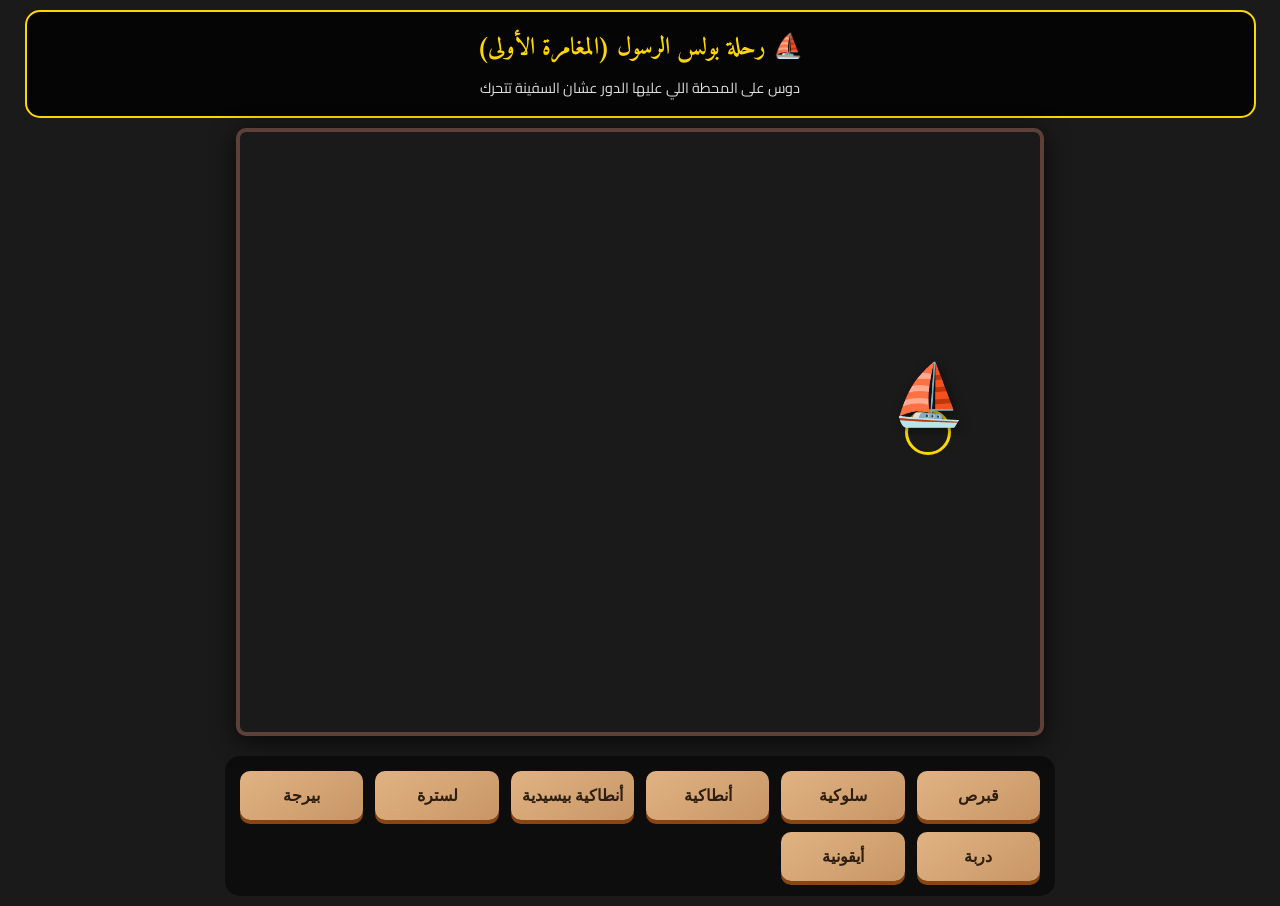
<file: play.html>
<!DOCTYPE html>
<html lang="ar" dir="rtl">
<head>
    <meta charset="UTF-8">
    <meta name="viewport" content="width=device-width, initial-scale=1.0, maximum-scale=1.0, user-scalable=no">
    <title>رحلة بولس الرسول - نظام المحطات</title>
    <style>
        @import url('https://fonts.googleapis.com/css2?family=Amiri:wght@700&family=Cairo:wght@400;700&display=swap');

        :root {
            --gold: #ffd700;
            --paper: #fdf5e6;
            --wood: #3e2723;
        }

        body {
            font-family: 'Cairo', sans-serif;
            background: #1a1a1a url('https://www.transparenttextures.com/patterns/dark-wood.png');
            color: #fff;
            display: flex;
            flex-direction: column;
            align-items: center;
            margin: 0;
            padding: 10px;
        }

        .header-container {
            text-align: center;
            width: 95%;
            background: rgba(0,0,0,0.8);
            padding: 15px;
            border-radius: 15px;
            border: 2px solid var(--gold);
            margin-bottom: 10px;
        }

        h1 { font-family: 'Amiri', serif; color: var(--gold); font-size: 1.5rem; margin: 0; }
        
        #instruction { color: #ddd; font-size: 0.9rem; margin-top: 5px; }

        #game-view-port {
            width: 100%;
            max-width: 800px;
            aspect-ratio: 1024 / 768;
            position: relative;
            border: 4px solid #5d4037;
            background-image: url('https://copticorthodoxblog.wordpress.com/wp-content/uploads/2017/06/01_paul_lystra_derbe_1024.jpg');
            background-size: 100% 100%;
            border-radius: 10px;
            box-shadow: 0 5px 25px rgba(0,0,0,0.7);
        }

        #ship {
            font-size: clamp(40px, 10vw, 60px);
            position: absolute;
            z-index: 100;
            transition: all 1.5s cubic-bezier(0.4, 0, 0.2, 1);
            transform: translate(-50%, -85%);
            filter: drop-shadow(2px 2px 5px rgba(0,0,0,0.5));
        }

        .active-target {
            position: absolute;
            width: 40px; height: 40px;
            border: 3px solid var(--gold);
            border-radius: 50%;
            animation: pulse 1.2s infinite;
            transform: translate(-50%, -50%);
        }

        @keyframes pulse {
            0% { transform: translate(-50%, -50%) scale(0.6); opacity: 1; }
            100% { transform: translate(-50%, -50%) scale(1.8); opacity: 0; }
        }

        /* منطقة أزرار المحطات */
        #options-container {
            width: 95%;
            max-width: 800px;
            display: grid;
            grid-template-columns: repeat(auto-fit, minmax(120px, 1fr));
            gap: 12px;
            margin-top: 20px;
            padding: 15px;
            background: rgba(0,0,0,0.5);
            border-radius: 15px;
        }

        .station-btn {
            padding: 15px 10px;
            background: linear-gradient(145deg, #e1b382, #c89666);
            color: #2c1e12;
            border: none;
            border-radius: 10px;
            font-weight: bold;
            font-size: 1rem;
            cursor: pointer;
            box-shadow: 0 4px #8b4513;
            transition: 0.2s;
        }

        .station-btn:active {
            transform: translateY(4px);
            box-shadow: 0 0 #8b4513;
        }

        .station-btn.disabled {
            background: #555;
            color: #888;
            box-shadow: none;
            cursor: not-allowed;
            opacity: 0.6;
        }

        /* المودال */
        #story-modal {
            display: none; position: fixed; top: 50%; left: 50%; transform: translate(-50%, -50%);
            width: 85%; max-width: 450px; background: var(--paper); color: #333; padding: 25px;
            border-radius: 20px; border: 8px solid var(--wood); z-index: 1000; text-align: center;
        }

        #overlay { display: none; position: fixed; top: 0; left: 0; width: 100%; height: 100%; background: rgba(0,0,0,0.85); z-index: 999; }
        
        .btn-continue { background: var(--wood); color: #fff; padding: 12px 30px; border: none; border-radius: 8px; margin-top: 15px; cursor: pointer; font-size: 1.1rem; }
    </style>
</head>
<body>

    <div class="header-container">
        <h1>⛵ رحلة بولس الرسول (المغامرة الأولى)</h1>
        <div id="instruction">دوس على المحطة اللي عليها الدور عشان السفينة تتحرك</div>
    </div>

    <div id="game-view-port">
        <div id="ship">⛵</div>
        <div id="target-pulse" class="active-target"></div>
    </div>

    <div id="options-container">
        </div>

    <div id="overlay"></div>
    <div id="story-modal">
        <h2 id="modal-title" style="font-family: Amiri; margin: 0; color: #8b4513;"></h2>
        <p id="modal-text" style="margin-top: 15px; line-height: 1.6; font-size: 1.1rem;"></p>
        <button class="btn-continue" onclick="closeModal()">تحرك للمحطة التالية ⚓</button>
    </div>

    <script>
        const tripData = [
            { name: "أنطاكية", x: 86, y: 50, info: "الحكاية بدأت من هنا.. الروح القدس اختار بولس وبرنابا مخصوص، والكنيسة صامت وصلت وودعتهم بالحب." },
            { name: "سلوكية", x: 81, y: 48, info: "نزلوا لمدينة سلوكية، ودي الميناء اللي ركبوا منه المركب. أول مواجهة ليهم مع البحر." },
            { name: "قبرص", x: 68, y: 63, info: "في بافوس، بولس وقف قدام الساحر 'عليم' اللي كان بيعطلهم، وضربه بالعمى!" },
            { name: "بيرجة", x: 54, y: 42, info: "هنا يوحنا مرقس قرر إنه يرجع وميكملش، بس بولس وبرنابا كملوا المشوار بشجاعة." },
            { name: "أنطاكية بيسيدية", x: 51, y: 30, info: "بولس عمل وعظة تاريخية في المجمع حكى فيها عن المسيح.. ناس آمنت وناس غارت وطردتهم." },
            { name: "أيقونية", x: 61, y: 31, info: "قعدوا هناك فترة يبشروا بكل شجاعة، وربنا كان بيأكد كلامهم بمعجزات وعجائب." },
            { name: "لسترة", x: 66, y: 38, info: "بولس شفى راجل مقعد، فالناس افتكروهم آلهة! بولس صرخ ومنعهم وقالهم إحنا بشر زيكم." },
            { name: "دربة", x: 73, y: 41, info: "آخر محطة قبل الرجوع.. بشروا فيها وناس كتير بقوا تلاميذ للمسيح، وكانت بركة ليهم." }
        ];

        let currentStep = 0;

        function createButtons() {
            const container = document.getElementById('options-container');
            container.innerHTML = '';
            
            // خلط الأسماء عشان التحدي
            const shuffledNames = [...tripData].sort(() => Math.random() - 0.5);

            shuffledNames.forEach(station => {
                const btn = document.createElement('button');
                btn.className = 'station-btn';
                btn.innerText = station.name;
                btn.onclick = () => selectStation(station.name, btn);
                container.appendChild(btn);
            });
        }

        function selectStation(name, btn) {
            if (name === tripData[currentStep].name) {
                // إجابة صحيحة
                showModal(currentStep);
                btn.classList.add('disabled');
                btn.onclick = null; // تعطيل الزرار بعد الاختيار الصح
            } else {
                // إجابة خاطئة
                alert("مش دي المحطة اللي عليها الدور.. ركز في الدائرة اللي بتنور!");
            }
        }

        function updateShip() {
            const ship = document.getElementById('ship');
            const pulse = document.getElementById('target-pulse');
            const data = tripData[currentStep] || tripData[currentStep-1];
            
            ship.style.left = data.x + '%';
            ship.style.top = data.y + '%';
            
            if(currentStep < tripData.length) {
                pulse.style.left = tripData[currentStep].x + '%';
                pulse.style.top = tripData[currentStep].y + '%';
                pulse.style.display = 'block';
            } else { 
                pulse.style.display = 'none'; 
            }
        }

        function showModal(i) {
            document.getElementById('overlay').style.display = 'block';
            document.getElementById('story-modal').style.display = 'block';
            document.getElementById('modal-title').innerText = "📍 وصلنا محطة: " + tripData[i].name;
            document.getElementById('modal-text').innerText = tripData[i].info;
        }

        function closeModal() {
            document.getElementById('overlay').style.display = 'none';
            document.getElementById('story-modal').style.display = 'none';
            
            currentStep++;
            updateShip();

            if (currentStep === tripData.length) {
                setTimeout(() => {
                    alert("يا بطل! الرحلة الأولى خلصت بنجاح والسفينة لفت العالم كله! 🏆");
                }, 1000);
            }
        }

        // تشغيل اللعبة
        createButtons();
        updateShip();
    </script>
</body>
</html>
</file>
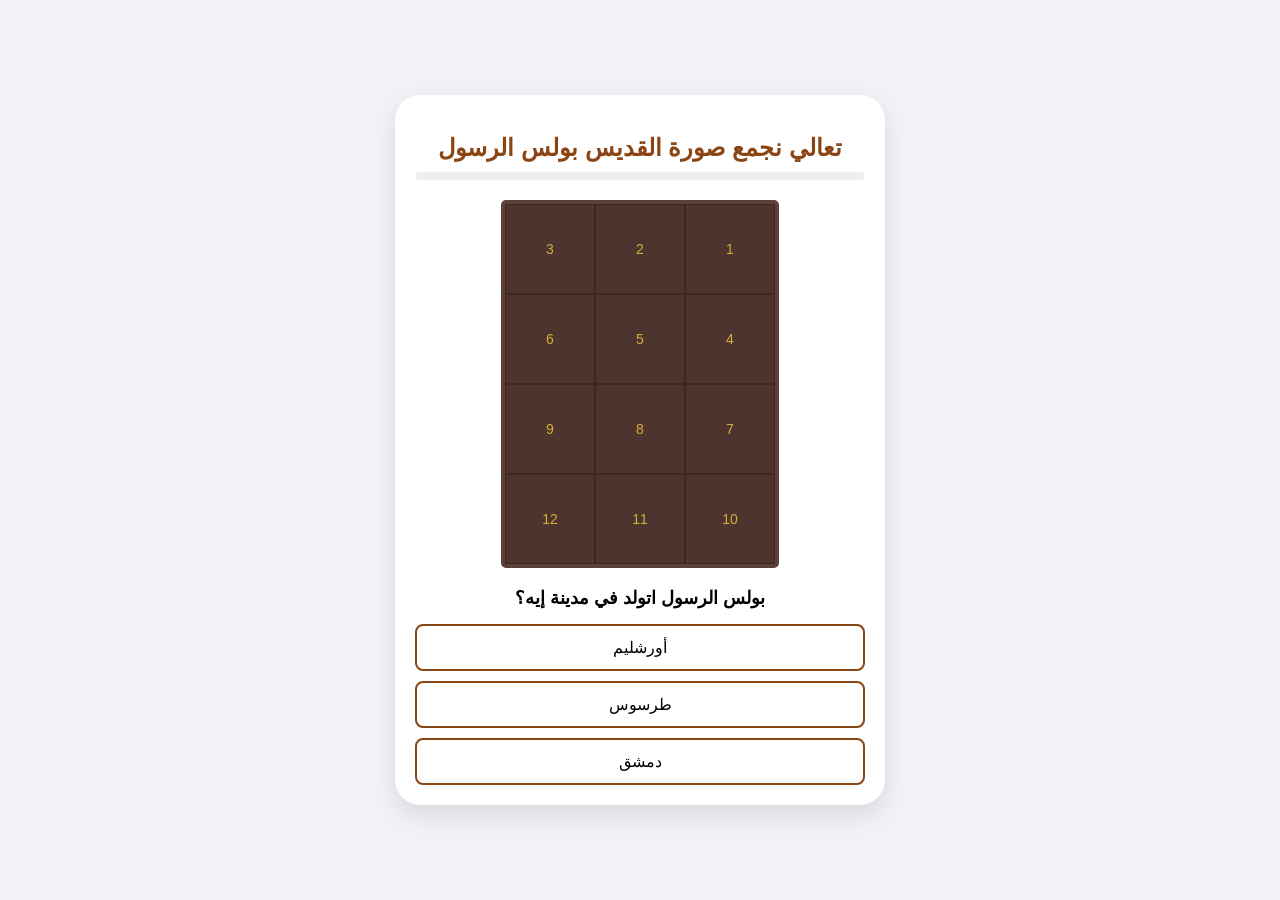
<file: play1.html>
<!DOCTYPE html>
<html lang="ar" dir="rtl">
<head>
    <meta charset="UTF-8">
    <meta name="viewport" content="width=device-width, initial-scale=1.0">
    <title>لعبة تخص سيكشن تعريف بولس الرسول</title>
    <style>
        body {
            font-family: 'Segoe UI', Tahoma, Geneva, Verdana, sans-serif;
            background: #f0f2f5;
            display: flex;
            justify-content: center;
            align-items: center;
            min-height: 100vh;
            margin: 0;
        }

        .container {
            background: #fff;
            padding: 20px;
            border-radius: 25px;
            box-shadow: 0 10px 25px rgba(0,0,0,0.1);
            width: 95%;
            max-width: 450px;
            text-align: center;
        }

        h2 { color: #8b4513; margin-bottom: 10px; }

        /* شريط التقدم */
        .progress-container {
            height: 8px;
            background: #eee;
            border-radius: 10px;
            margin-bottom: 20px;
        }
        #bar {
            height: 100%;
            background: #d4af37;
            width: 0%;
            border-radius: 10px;
            transition: 0.4s;
        }

        /* لوحة البازل - شبكة 3 أعمدة في 4 صفوف */
        .puzzle-board {
            position: relative;
            width: 270px;
            height: 360px;
            margin: 0 auto 20px;
            display: grid;
            grid-template-columns: repeat(3, 1fr);
            grid-template-rows: repeat(4, 1fr);
            border: 4px solid #5d4037;
            background-image: url('poles.jpg');
            background-size: cover;
            border-radius: 5px;
        }

        .piece {
            background-color: #4e342e;
            border: 1px solid #3e2723;
            color: #d4af37;
            display: flex;
            justify-content: center;
            align-items: center;
            font-size: 14px;
            transition: all 0.5s ease-in-out;
        }

        .revealed {
            opacity: 0;
            transform: scale(0.1) rotate(45deg);
            pointer-events: none;
        }

        /* الأسئلة */
        .quiz-box { min-height: 200px; }
        #q-text { font-size: 1.1rem; font-weight: bold; margin-bottom: 15px; display: block; }

        .btn-list { display: grid; gap: 10px; }
        .ans-btn {
            padding: 12px;
            border: 2px solid #8b4513;
            background: none;
            border-radius: 8px;
            cursor: pointer;
            font-size: 1rem;
            transition: 0.2s;
        }
        .ans-btn:hover { background: #8b4513; color: white; }

        .hidden { display: none; }
        .win-screen { color: #2e7d32; font-weight: bold; }
    </style>
</head>
<body>

<div class="container">
    <h2>تعالي نجمع صورة القديس بولس الرسول</h2>
    <div class="progress-container"><div id="bar"></div></div>

    <div class="puzzle-board" id="board">
        </div>

    <div id="quiz-ui">
        <span id="q-text">جاري التحميل...</span>
        <div class="btn-list" id="btns"></div>
    </div>

    <div id="win-ui" class="hidden win-screen">
        <h3>عاش يا صديقي كملت الصورة كلها برافوا عليك 🎉</h3>
        <button class="ans-btn" style="width:100%" onclick="location.reload()">العب تاني</button>
    </div>
</div>

<script>
    const questions = [
        { q: "بولس الرسول اتولد في مدينة إيه؟", a: ["أورشليم", "طرسوس", "دمشق"], c: 1 },
        { q: "كان اسمه إيه قبل ما يبقى مسيحي؟", a: ["شاول", "سمعان", "متى"], c: 0 },
        { q: "كان بيشتغل شغلانة إيه بإيده؟", a: ["نجار", "صياد سمك", "صانع خيام"], c: 2 },
        { q: "مين اللي عَمّده وحط إيده عليه عشان يفتح؟", a: ["حنانيا", "بطرس", "برنابا"], c: 0 },
        { q: "شاف النور وهو رايح لمدينة إيه؟", a: ["روما", "دمشق", "أثينا"], c: 1 },
        { q: "كتب كام رسالة في العهد الجديد؟", a: ["10 رسائل", "12 رسالة", "14 رسالة"], c: 2 },
        { q: "مين كان رفيقه في أول رحلة تبشيرية؟", a: ["برنابا", "لوقا", "تيموثاوس"], c: 0 },
        { q: "اتسجن هو ومين وفضلوا يسبحوا لغاية ما السجن اتهز؟", a: ["مرقس", "سيلا", "اسطفانوس"], c: 1 },
        { q: "كان لقبه إيه المشهور بيه؟", a: ["رسول الأمم", "حبيب الرب", "ابن الرعد"], c: 0 },
        { q: "مين التلميذ اللي بولس قاله 'لا يستهن أحد بحداثتك'؟", a: ["تيطس", "تيموثاوس", "فليمون"], c: 1 },
        { q: "بولس الرسول كان معاه جنسية إيه بجانب إنه يهودي؟", a: ["يونانية", "رومانية", "مصرية"], c: 1 },
        { q: "استشهد في مدينة إيه؟", a: ["روما", "الأسكندرية", "أنطاكية"], c: 0 },
        { q: "آخر سؤال: بولس الرسول استشهد بقطع الرأس ولا بالصلب؟", a: ["بالصلب", "بقطع الرأس", "بالرجم"], c: 1 }
    ];

    let currentQ = 0;

    // رسم قطع البازل (12 قطعة بس عشان التقسيمة)
    const board = document.getElementById('board');
    for (let i = 0; i < 12; i++) {
        const p = document.createElement('div');
        p.className = 'piece';
        p.id = 'p-' + i;
        p.innerText = i + 1;
        board.appendChild(p);
    }

    function loadQ() {
        const data = questions[currentQ];
        document.getElementById('q-text').innerText = data.q;
        const btnContainer = document.getElementById('btns');
        btnContainer.innerHTML = '';
        
        data.a.forEach((option, idx) => {
            const b = document.createElement('button');
            b.className = 'ans-btn';
            b.innerText = option;
            b.onclick = () => check(idx);
            btnContainer.appendChild(b);
        });

        document.getElementById('bar').style.width = (currentQ / questions.length * 100) + '%';
    }

    function check(idx) {
        if (idx === questions[currentQ].c) {
            // لو الإجابة صح، شيل قطعة من الـ 12
            if (currentQ < 12) {
                document.getElementById('p-' + currentQ).classList.add('revealed');
            }
            
            currentQ++;

            if (currentQ < questions.length) {
                loadQ();
            } else {
                document.getElementById('quiz-ui').classList.add('hidden');
                document.getElementById('win-ui').classList.remove('hidden');
                document.getElementById('bar').style.width = '100%';
            }
        } else {
            alert("بأمانة !!! انا قولتلك كده !؟ متكسفنيش و حاول تاني ");
        }
    }

    loadQ();
</script>

</body>
</html>
</file>
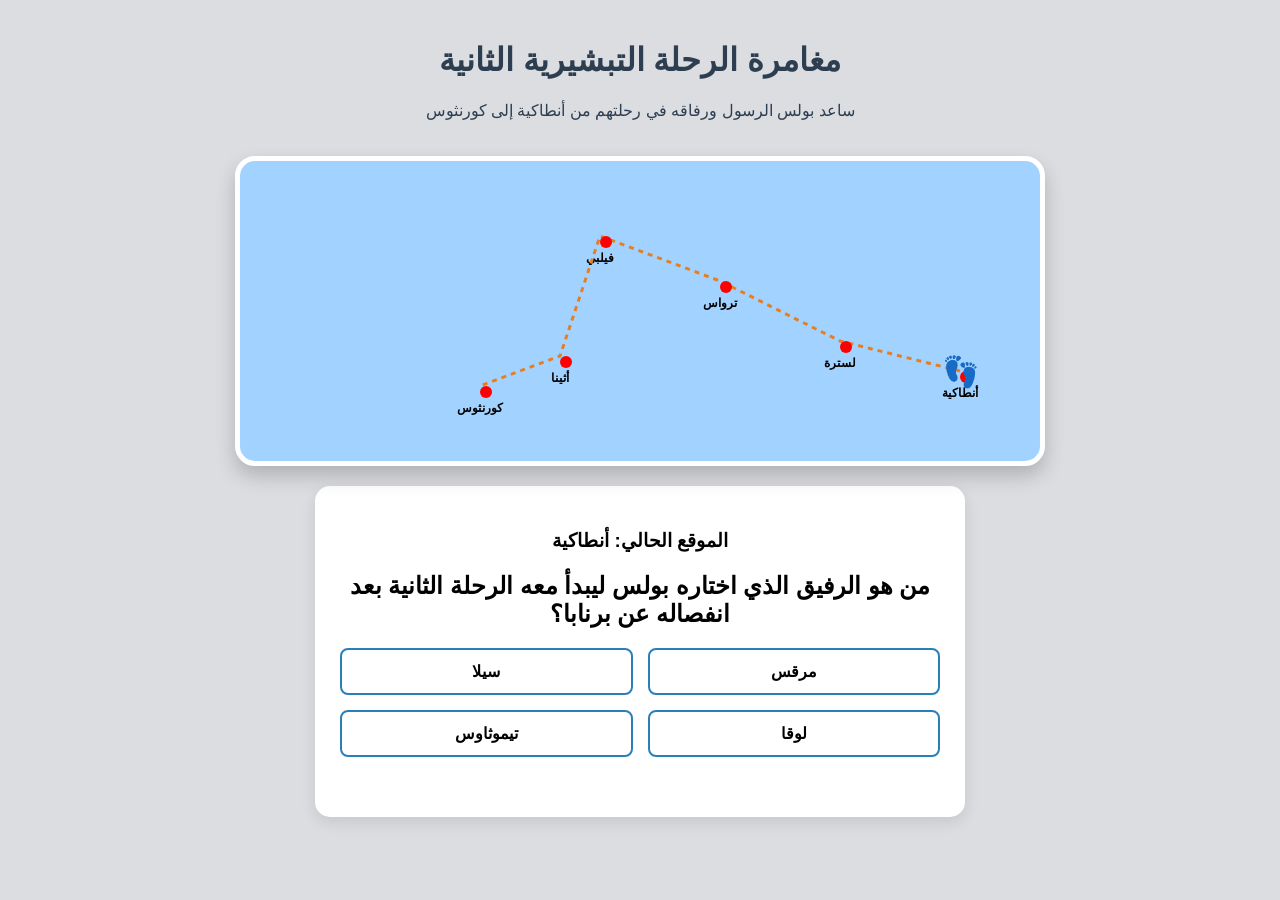
<file: play2.html>
<!DOCTYPE html>
<html lang="ar" dir="rtl">
<head>
    <meta charset="UTF-8">
    <meta name="viewport" content="width=device-width, initial-scale=1.0">
    <title>رحلة بولس الرسول الثانية</title>
    <style>
        :root {
            --sea-color: #2980b9;
            --land-color: #f1c40f;
            --path-color: #e67e22;
            --text-dark: #2c3e50;
        }

        body {
            background-color: #dcdde1;
            font-family: 'Segoe UI', Tahoma, Geneva, Verdana, sans-serif;
            display: flex;
            flex-direction: column;
            align-items: center;
            margin: 0;
            padding: 20px;
        }

        .game-header {
            text-align: center;
            color: var(--text-dark);
            margin-bottom: 20px;
        }

        /* الخريطة */
        .map-container {
            width: 100%;
            max-width: 800px;
            height: 300px;
            background: #a2d2ff; /* لون البحر */
            border: 5px solid #fff;
            border-radius: 20px;
            position: relative;
            box-shadow: 0 10px 20px rgba(0,0,0,0.2);
            overflow: hidden;
            margin-bottom: 20px;
        }

        /* تمثيل المدن على الخريطة */
        .city {
            position: absolute;
            width: 12px;
            height: 12px;
            background: red;
            border-radius: 50%;
            z-index: 2;
        }

        .city-label {
            position: absolute;
            font-size: 12px;
            font-weight: bold;
            margin-top: 15px;
            transform: translateX(-50%);
            white-space: nowrap;
        }

        /* مسار الرحلة */
        .path-svg {
            position: absolute;
            top: 0;
            left: 0;
            width: 100%;
            height: 100%;
            z-index: 1;
        }

        #traveler {
            position: absolute;
            font-size: 30px;
            z-index: 3;
            transition: all 1s ease-in-out;
            transform: translate(-50%, -50%);
        }

        /* صندوق الأسئلة */
        .quiz-card {
            background: white;
            width: 90%;
            max-width: 600px;
            padding: 25px;
            border-radius: 15px;
            box-shadow: 0 5px 15px rgba(0,0,0,0.1);
            text-align: center;
        }

        .options-grid {
            display: grid;
            grid-template-columns: 1fr 1fr;
            gap: 15px;
            margin-top: 20px;
        }

        button {
            padding: 12px;
            border: 2px solid var(--sea-color);
            background: none;
            border-radius: 8px;
            cursor: pointer;
            font-size: 16px;
            font-weight: bold;
            transition: 0.3s;
        }

        button:hover {
            background: var(--sea-color);
            color: white;
        }

        #feedback {
            margin-top: 15px;
            font-weight: bold;
            height: 20px;
        }
    </style>
</head>
<body>

    <div class="game-header">
        <h1>مغامرة الرحلة التبشيرية الثانية</h1>
        <p>ساعد بولس الرسول ورفاقه في رحلتهم من أنطاكية إلى كورنثوس</p>
    </div>

    <div class="map-container" id="map">
        <!-- SVG لرسم المسار المنقط -->
        <svg class="path-svg">
            <polyline id="route-line" points="" fill="none" stroke="#e67e22" stroke-width="3" stroke-dasharray="5,5" />
        </svg>

        <!-- المدن سيتم إضافتها بواسطة JS -->
        <div id="traveler">⛵</div>
    </div>

    <div class="quiz-card">
        <h3 id="current-location">الموقع الحالي: أنطاكية</h3>
        <h2 id="question">تحميل السؤال...</h2>
        <div class="options-grid" id="options"></div>
        <div id="feedback"></div>
    </div>

    <script>
        // بيانات الرحلة: المدن، الإحداثيات (بنسبة مئوية)، والأسئلة
        const journey = [
            {
                city: "أنطاكية",
                x: 90, y: 70,
                q: "من هو الرفيق الذي اختاره بولس ليبدأ معه الرحلة الثانية بعد انفصاله عن برنابا؟",
                options: ["مرقس", "سيلا", "لوقا", "تيموثاوس"],
                correct: 1
            },
            {
                city: "لسترة",
                x: 75, y: 60,
                q: "في لسترة، انضم تلميذ شاب لبولس وأصبح ابنه الروحي.. من هو؟",
                options: ["تيتوس", "تيموثاوس", "أبولوس", "فيليمون"],
                correct: 1
            },
            {
                city: "ترواس",
                x: 60, y: 40,
                q: "رأى بولس رؤيا في ترواس لرجل يطلب المساعدة، من أين كان هذا الرجل؟",
                options: ["مصر", "روما", "مقدونيا", "أفسس"],
                correct: 2
            },
            {
                city: "فيلبي",
                x: 45, y: 25,
                q: "من هي أول امرأة آمنت في فيلبي وكانت تعمل في بيع الأرجوان؟",
                options: ["ليديا", "بريسكيلا", "دامارس", "طابية"],
                correct: 0
            },
            {
                city: "أثينا",
                x: 40, y: 65,
                q: "أين ألقى بولس خطابه الشهير في أثينا عن 'الإله المجهول'؟",
                options: ["الهيكل", "المجمع", "أريوس باغوس", "البحر"],
                correct: 2
            },
            {
                city: "كورنثوس",
                x: 30, y: 75,
                q: "كم المدة التي قضاها بولس في كورنثوس يعلم كلمة الله؟",
                options: ["3 أشهر", "سنة و6 أشهر", "شهر واحد", "4 سنوات"],
                correct: 1
            }
        ];

        let currentIndex = 0;
        const traveler = document.getElementById('traveler');
        const routeLine = document.getElementById('route-line');

        function initGame() {
            renderMap();
            loadStage();
        }

        function renderMap() {
            const map = document.getElementById('map');
            let points = "";

            journey.forEach((step, index) => {
                // إضافة نقطة المدينة
                const cityDiv = document.createElement('div');
                cityDiv.className = 'city';
                cityDiv.style.left = step.x + "%";
                cityDiv.style.top = step.y + "%";
                
                const label = document.createElement('div');
                label.className = 'city-label';
                label.style.left = step.x + "%";
                label.style.top = step.y + "%";
                label.innerText = step.city;
                
                map.appendChild(cityDiv);
                map.appendChild(label);

                // جمع النقاط للمسار
                points += `${(step.x * 800) / 100},${(step.y * 300) / 100} `;
            });

            routeLine.setAttribute('points', points);
            updateTravelerPosition();
        }

        function updateTravelerPosition() {
            const step = journey[currentIndex];
            traveler.style.left = step.x + "%";
            traveler.style.top = step.y + "%";
            // تغيير الأيقونة حسب المرحلة (سفينة في البحر، شخص على الأرض)
            traveler.innerText = (step.city === "ترواس" || step.city === "فيلبي") ? "⛵" : "👣";
        }

        function loadStage() {
            if (currentIndex >= journey.length) {
                showWin();
                return;
            }

            const data = journey[currentIndex];
            document.getElementById('current-location').innerText = "الموقع الحالي: " + data.city;
            document.getElementById('question').innerText = data.q;
            
            const optionsDiv = document.getElementById('options');
            optionsDiv.innerHTML = "";
            
            data.options.forEach((opt, i) => {
                const btn = document.createElement('button');
                btn.innerText = opt;
                btn.onclick = () => checkAnswer(i);
                optionsDiv.appendChild(btn);
            });
        }

        function checkAnswer(selected) {
            const feedback = document.getElementById('feedback');
            if (selected === journey[currentIndex].correct) {
                feedback.style.color = "green";
                feedback.innerText = "إجابة صحيحة! الرحلة تستمر...";
                currentIndex++;
                updateTravelerPosition();
                setTimeout(() => {
                    feedback.innerText = "";
                    loadStage();
                }, 1500);
            } else {
                feedback.style.color = "red";
                feedback.innerText = "إجابة خاطئة، راجع سفر الأعمال ص 15-18";
            }
        }

        function showWin() {
            document.getElementById('question').innerText = "مبروك! لقد أتممت الرحلة التبشيرية الثانية بسلام.";
            document.getElementById('options').innerHTML = "<button onclick='location.reload()'>ابدأ الرحلة من جديد</button>";
            document.getElementById('current-location').innerText = "الوصول النهائي: كورنثوس";
            traveler.innerText = "🏁";
        }

        initGame();
    </script>
</body>
</html>
</file>
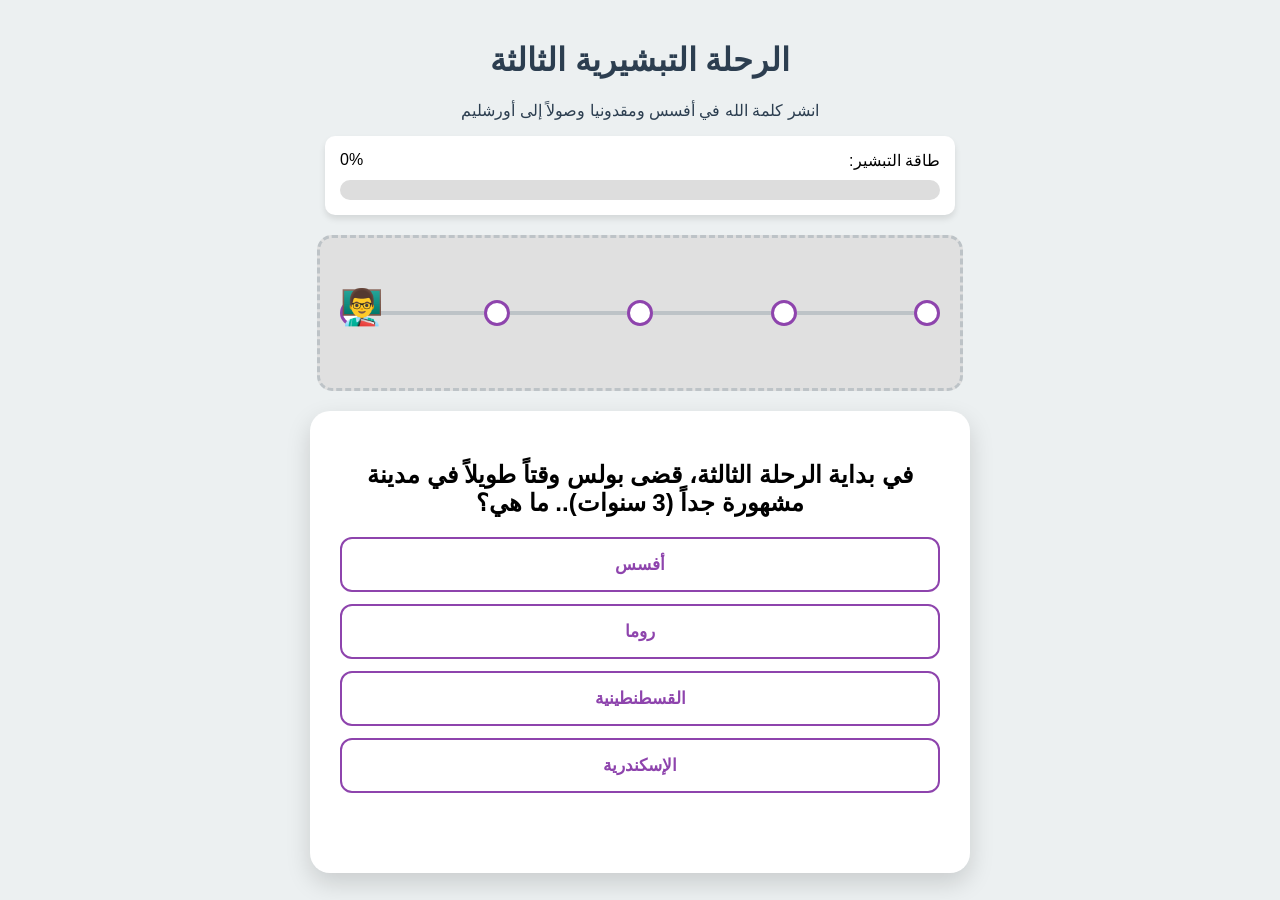
<file: play3.html>
<!DOCTYPE html>
<html lang="ar" dir="rtl">
<head>
    <meta charset="UTF-8">
    <meta name="viewport" content="width=device-width, initial-scale=1.0">
    <title>مغامرة الرحلة التبشيرية الثالثة</title>
    <style>
        :root {
            --primary: #8e44ad;
            --secondary: #f39c12;
            --bg: #ecf0f1;
        }

        body {
            background-color: var(--bg);
            font-family: 'Segoe UI', Tahoma, Geneva, Verdana, sans-serif;
            display: flex;
            flex-direction: column;
            align-items: center;
            margin: 0;
            padding: 20px;
        }

        .game-header {
            text-align: center;
            color: #2c3e50;
        }

        /* شريط التقدم والطاقة */
        .status-container {
            width: 100%;
            max-width: 600px;
            background: #fff;
            padding: 15px;
            border-radius: 10px;
            box-shadow: 0 4px 6px rgba(0,0,0,0.1);
            margin-bottom: 20px;
        }

        .spirit-bar-bg {
            height: 20px;
            background: #ddd;
            border-radius: 10px;
            overflow: hidden;
            margin-top: 10px;
        }

        #spirit-fill {
            height: 100%;
            width: 0%;
            background: linear-gradient(90deg, #9b59b6, #8e44ad);
            transition: width 0.5s ease;
        }

        /* الخريطة المصغرة */
        .mini-map {
            width: 100%;
            max-width: 600px;
            height: 150px;
            background: #e0e0e0;
            border-radius: 15px;
            position: relative;
            margin-bottom: 20px;
            border: 3px dashed #bdc3c7;
            display: flex;
            align-items: center;
            padding: 0 20px;
        }

        .step {
            width: 20px;
            height: 20px;
            background: #fff;
            border: 3px solid #8e44ad;
            border-radius: 50%;
            z-index: 1;
        }

        .line {
            flex-grow: 1;
            height: 4px;
            background: #bdc3c7;
        }

        #traveler-icon {
            position: absolute;
            font-size: 35px;
            bottom: 60px;
            left: 20px;
            transition: all 0.6s ease;
            z-index: 2;
        }

        /* الكارت الأساسي */
        .quiz-card {
            background: white;
            width: 95%;
            max-width: 600px;
            padding: 30px;
            border-radius: 20px;
            box-shadow: 0 10px 25px rgba(0,0,0,0.15);
            text-align: center;
        }

        .options-container {
            display: grid;
            grid-template-columns: 1fr;
            gap: 12px;
            margin-top: 20px;
        }

        button {
            padding: 15px;
            border: 2px solid var(--primary);
            background: #fff;
            color: var(--primary);
            border-radius: 12px;
            cursor: pointer;
            font-size: 17px;
            font-weight: bold;
            transition: 0.3s;
        }

        button:hover {
            background: var(--primary);
            color: white;
        }

        #encouragement {
            margin-top: 20px;
            font-size: 1.2rem;
            font-weight: bold;
            min-height: 30px;
        }

        .celebration { color: #27ae60; animation: bounce 0.5s; }
        @keyframes bounce { 0%, 100% {transform: scale(1);} 50% {transform: scale(1.1);} }
    </style>
</head>
<body>

    <div class="game-header">
        <h1>الرحلة التبشيرية الثالثة</h1>
        <p>انشر كلمة الله في أفسس ومقدونيا وصولاً إلى أورشليم</p>
    </div>

    <div class="status-container">
        <div style="display: flex; justify-content: space-between;">
            <span>طاقة التبشير:</span>
            <span id="progress-text">0%</span>
        </div>
        <div class="spirit-bar-bg">
            <div id="spirit-fill"></div>
        </div>
    </div>

    <div class="mini-map">
        <div id="traveler-icon">👨‍🏫</div>
        <div class="step"></div><div class="line"></div>
        <div class="step"></div><div class="line"></div>
        <div class="step"></div><div class="line"></div>
        <div class="step"></div><div class="line"></div>
        <div class="step"></div>
    </div>

    <div class="quiz-card">
        <h2 id="question">تحميل التحدي...</h2>
        <div class="options-container" id="options"></div>
        <div id="encouragement"></div>
    </div>

    <script>
        const stages = [
            {
                q: "في بداية الرحلة الثالثة، قضى بولس وقتاً طويلاً في مدينة مشهورة جداً (3 سنوات).. ما هي؟",
                options: ["أفسس", "روما", "القسطنطينية", "الإسكندرية"],
                correct: 0
            },
            {
                q: "في أفسس، حدثت مشكلة كبيرة بسبب صناع تماثيل لإلهة وثنية.. ما اسمها؟",
                options: ["أفروديت", "أرطاميس", "أثينا", "إيزيس"],
                correct: 1
            },
            {
                q: "ما اسم الشاب الذي نام وسقط من الطابق الثالث أثناء عظة بولس في ترواس وأقامه بولس؟",
                options: ["أفتيخوس", "إستيفاناس", "تيموثاوس", "أغابوس"],
            correct: 0
            },
            {
                q: "من هم الأشخاص الذين ودعهم بولس بدموع في مدينة ميليتس قبل توجهه لأورشليم؟",
                options: ["العسكر الرومان", "قسوس كنيسة أفسس", "الفلاسفة اليونانيين", "سكان أثينا"],
                correct: 1
            },
            {
                q: "من هو النبي الذي تنبأ لبولس في قيصرية بأنه سيُقيد في أورشليم باستخدام منطقه بولس؟",
                options: ["سيلا", "برنابا", "أغابوس", "لوقا"],
                correct: 2
            }
        ];

        let currentStage = 0;
        const total = stages.length;

        function loadQuestion() {
            if (currentStage >= total) {
                showFinalWin();
                return;
            }

            const data = stages[currentStage];
            document.getElementById('question').innerText = data.q;
            const container = document.getElementById('options');
            container.innerHTML = "";

            data.options.forEach((opt, i) => {
                const btn = document.createElement('button');
                btn.innerText = opt;
                btn.onclick = () => check(i);
                container.appendChild(btn);
            });
        }

        function check(idx) {
            const msg = document.getElementById('encouragement');
            if (idx === stages[currentStage].correct) {
                currentStage++;
                updateUI();
                msg.className = "celebration";
                msg.innerText = "برافو! إجابة ممتازة.. يلا يا تلاميذ شاطرين!";
                
                setTimeout(() => {
                    msg.innerText = "";
                    loadQuestion();
                }, 1800);
            } else {
                msg.style.color = "#e74c3c";
                msg.innerText = "فكر تاني يا بطل.. بولس محتاج مساعدتك!";
            }
        }

        function updateUI() {
            // تحديث الشريط
            const percent = (currentStage / total) * 100;
            document.getElementById('spirit-fill').style.width = percent + "%";
            document.getElementById('progress-text').innerText = Math.round(percent) + "%";

            // تحريك الأيقونة
            const move = (currentStage / total) * 85;
            document.getElementById('traveler-icon').style.left = `calc(${move}% + 20px)`;
        }

        function showFinalWin() {
            document.getElementById('question').innerText = "رائع! لقد وصلت مع بولس الرسول إلى أورشليم بسلام.";
            document.getElementById('options').innerHTML = "<button onclick='location.reload()'>ابدأ الرحلة من جديد</button>";
            document.getElementById('encouragement').innerText = "يا تلاميذ شاطرين.. أنتم الآن خبراء في حياة بولس!";
            document.getElementById('traveler-icon').innerText = "👑";
        }

        loadQuestion();
    </script>
</body>
</html>
</file>
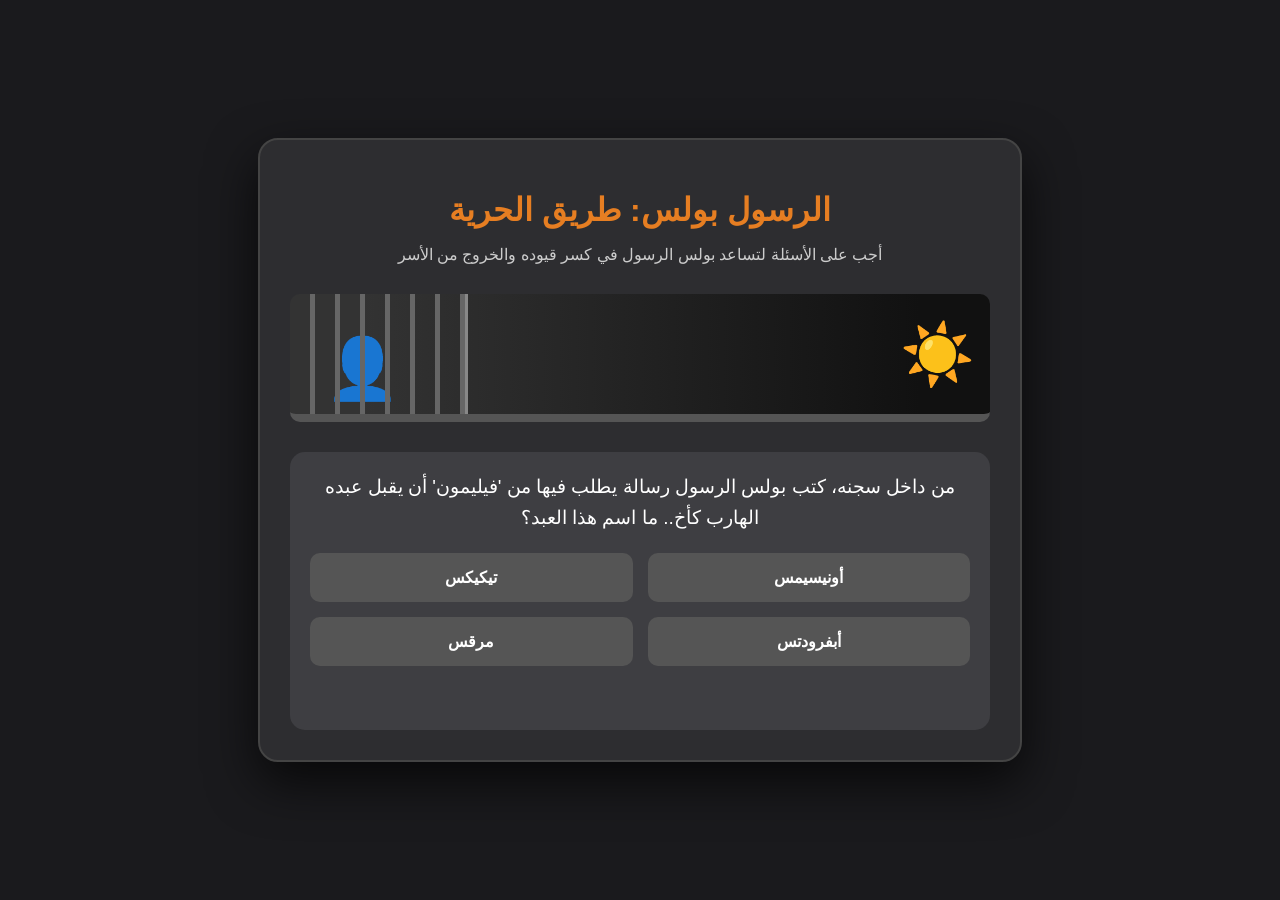
<file: play4.html>
<!DOCTYPE html>
<html lang="ar" dir="rtl">
<head>
    <meta charset="UTF-8">
    <meta name="viewport" content="width=device-width, initial-scale=1.0">
    <title>لعبة بولس الرسول في الأسر</title>
    <style>
        /* CSS - التصميم */
        :root {
            --stone-color: #4a4a4a;
            --accent-color: #e67e22;
            --success-color: #2ecc71;
            --bg-color: #1a1a1d;
        }

        body {
            background-color: var(--bg-color);
            color: #fff;
            font-family: 'Segoe UI', Tahoma, Geneva, Verdana, sans-serif;
            display: flex;
            justify-content: center;
            align-items: center;
            min-height: 100vh;
            margin: 0;
            overflow: hidden;
        }

        .game-card {
            background: #2d2d30;
            padding: 30px;
            border-radius: 20px;
            box-shadow: 0 20px 50px rgba(0,0,0,0.7);
            width: 90%;
            max-width: 700px;
            text-align: center;
            border: 2px solid #444;
        }

        h1 { color: var(--accent-color); margin-bottom: 10px; }
        p { color: #ccc; margin-bottom: 30px; }

        /* منطقة السجن والحركة */
        .prison-track {
            height: 120px;
            background: linear-gradient(to right, #333 10%, #111 90%);
            border-bottom: 8px solid #555;
            position: relative;
            margin-bottom: 30px;
            display: flex;
            align-items: center;
            border-radius: 10px;
            overflow: hidden;
        }

        .bars {
            position: absolute;
            top: 0;
            left: 0;
            width: 25%; /* السجن في البداية */
            height: 100%;
            background: repeating-linear-gradient(90deg, transparent, transparent 20px, #666 20px, #666 25px);
            z-index: 2;
            border-right: 3px solid #888;
        }

        .character {
            font-size: 60px;
            position: absolute;
            left: 5%; /* نقطة البداية */
            bottom: 10px;
            transition: all 0.8s cubic-bezier(0.175, 0.885, 0.32, 1.275);
            z-index: 1;
        }

        .freedom-gate {
            position: absolute;
            right: 15px;
            font-size: 60px;
        }

        /* منطقة الأسئلة */
        .quiz-box {
            background: #3e3e42;
            padding: 20px;
            border-radius: 15px;
            min-height: 200px;
        }

        .question-text {
            font-size: 1.2rem;
            margin-bottom: 20px;
            line-height: 1.6;
        }

        .options-container {
            display: grid;
            grid-template-columns: 1fr 1fr;
            gap: 15px;
        }

        button {
            background: #555;
            color: white;
            border: none;
            padding: 15px;
            border-radius: 10px;
            cursor: pointer;
            font-size: 1rem;
            font-weight: bold;
            transition: 0.3s;
        }

        button:hover {
            background: var(--accent-color);
            transform: translateY(-3px);
        }

        #status-msg {
            margin-top: 20px;
            font-weight: bold;
            height: 24px;
        }

        /* تأثير الفوز */
        .victory-glow {
            text-shadow: 0 0 20px #f1c40f;
            animation: pulse 1s infinite;
        }

        @keyframes pulse {
            0% { transform: scale(1); }
            50% { transform: scale(1.1); }
            100% { transform: scale(1); }
        }
    </style>
</head>
<body>

    <div class="game-card">
        <h1>الرسول بولس: طريق الحرية</h1>
        <p>أجب على الأسئلة لتساعد بولس الرسول في كسر قيوده والخروج من الأسر</p>

        <div class="prison-track">
            <div class="bars" id="bars"></div>
            <div id="paul" class="character">👤</div>
            <div class="freedom-gate">☀️</div>
        </div>

        <div class="quiz-box" id="quiz-box">
            <div class="question-text" id="question">جاري التحميل...</div>
            <div class="options-container" id="options"></div>
            <div id="status-msg"></div>
        </div>
    </div>

    <script>
        // JS - منطق اللعبة والبيانات
        const gameData = [
            {
                q: "من داخل سجنه، كتب بولس الرسول رسالة يطلب فيها من 'فيليمون' أن يقبل عبده الهارب كأخ.. ما اسم هذا العبد؟",
                options: ["أونيسيمس", "تيكيكس", "أبفرودتس", "مرقس"],
                correct: 0
            },
            {
                q: "في أي رسالة كتب بولس: 'أستطيع كل شيء في المسيح الذي يقويني' وهو في الأسر؟",
                options: ["أفسس", "كولوسي", "فيلبي", "تيموثاوس الثانية"],
                correct: 2
            },
            {
                q: "من هو التلميذ الذي وصفه بولس في رسالة كولوسي بـ 'الطبيب الحبيب' وكان معه في الأسر؟",
                options: ["متى", "لوقا", "برنابا", "استفانوس"],
                correct: 1
            },
            {
                q: "ما هي الرسالة التي تُعرف برسالة 'الفرح' رغم أن بولس كتبها وهو مقيد بالسلاسل؟",
                options: ["فيلبي", "أفسس", "غلاطية", "عبرانيين"],
                correct: 0
            },
            {
                q: "في رسالته الأخيرة قبل استشهاده، طلب بولس من تيموثاوس أن يحضر معه شيئين.. ما هما؟",
                options: ["الذهب والفضة", "الرداء والكتب", "السيف والدرع", "الزيت والخمر"],
                correct: 1
            }
        ];

        let currentStage = 0;
        const totalStages = gameData.length;
        
        const paul = document.getElementById('paul');
        const bars = document.getElementById('bars');
        const questionEl = document.getElementById('question');
        const optionsContainer = document.getElementById('options');
        const statusMsg = document.getElementById('status-msg');

        function initGame() {
            renderStage();
        }

        function renderStage() {
            if (currentStage >= totalStages) {
                showVictory();
                return;
            }

            const stage = gameData[currentStage];
            questionEl.innerText = stage.q;
            optionsContainer.innerHTML = '';
            statusMsg.innerText = '';

            stage.options.forEach((opt, index) => {
                const btn = document.createElement('button');
                btn.innerText = opt;
                btn.onclick = () => handleAnswer(index);
                optionsContainer.appendChild(btn);
            });
        }

        function handleAnswer(selectedIndex) {
            const isCorrect = selectedIndex === gameData[currentStage].correct;

            if (isCorrect) {
                currentStage++;
                updateVisuals();
                statusMsg.style.color = "#2ecc71";
                statusMsg.innerText = "إجابة صحيحة! تقدم خطوة نحو النور.";
                
                setTimeout(renderStage, 1200);
            } else {
                statusMsg.style.color = "#e74c3c";
                statusMsg.innerText = "حاول مرة أخرى.. تأمل في آيات رسائل الأسر.";
                // اهتزاز بسيط للتنبيه
                document.querySelector('.quiz-box').style.animation = "shake 0.5s";
                setTimeout(() => document.querySelector('.quiz-box').style.animation = "", 500);
            }
        }

        function updateVisuals() {
            // تحريك بولس
            const movePercentage = (currentStage / totalStages) * 80 + 5;
            paul.style.left = movePercentage + "%";
            
            // تقليل القضبان تدريجياً
            const opacity = 1 - (currentStage / totalStages);
            bars.style.opacity = opacity;
            
            if (currentStage > 0) {
                paul.innerText = "🏃"; // تغيير الشكل أثناء الجري
                setTimeout(() => { if(currentStage < totalStages) paul.innerText = "👤"; }, 800);
            }
        }

        function showVictory() {
            questionEl.innerHTML = "<h2 class='victory-glow'>لقد نال بولس الرسول حريته!</h2><p> 'قد جاهدت الجهاد الحسن، أكملت السعي، حفظت الإيمان' </p>";
            optionsContainer.innerHTML = "<button onclick='location.reload()'>إعادة التجربة</button>";
            paul.innerText = "🕊️";
            paul.style.left = "85%";
            bars.style.display = "none";
        }

        initGame();
    </script>

    <style>
        /* إضافة أنيميشن الاهتزاز عند الخطأ */
        @keyframes shake {
            0%, 100% {transform: translateX(0);}
            25% {transform: translateX(-10px);}
            75% {transform: translateX(10px);}
        }
    </style>
</body>
</html>
</file>
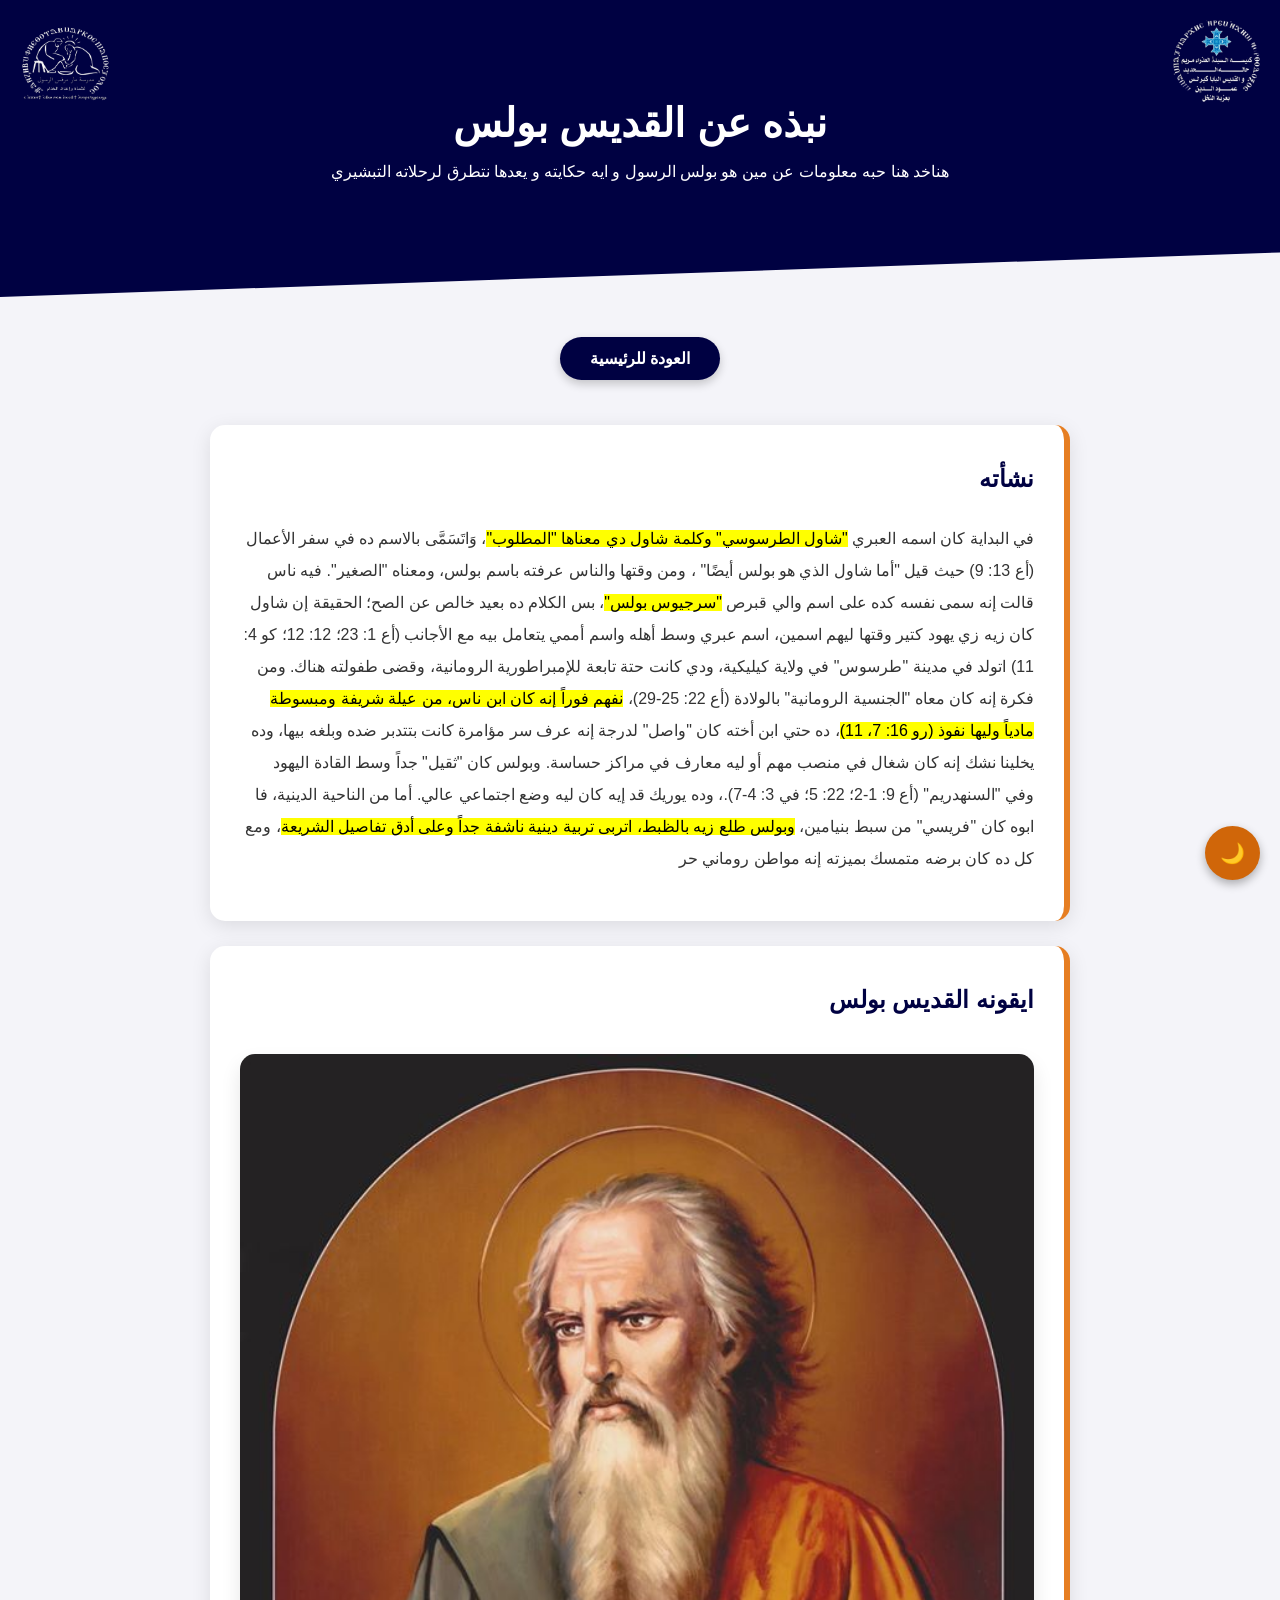
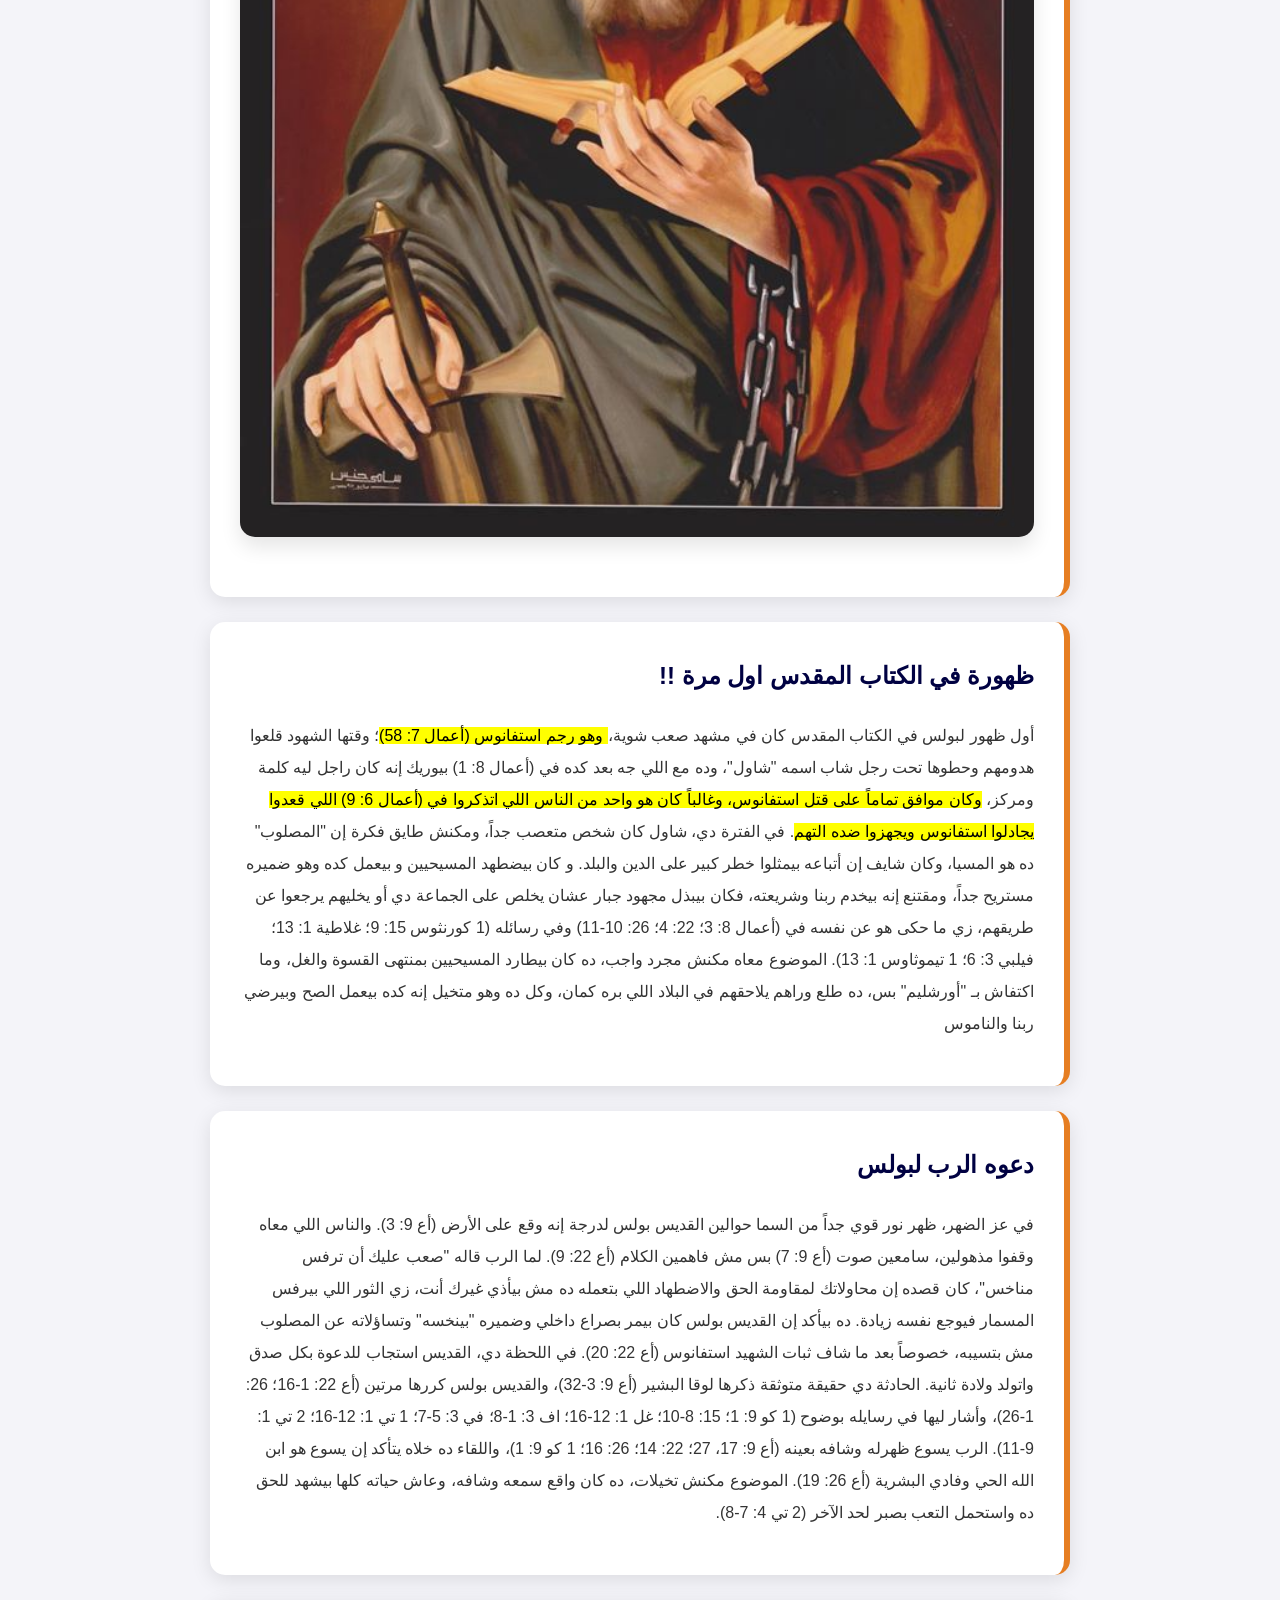
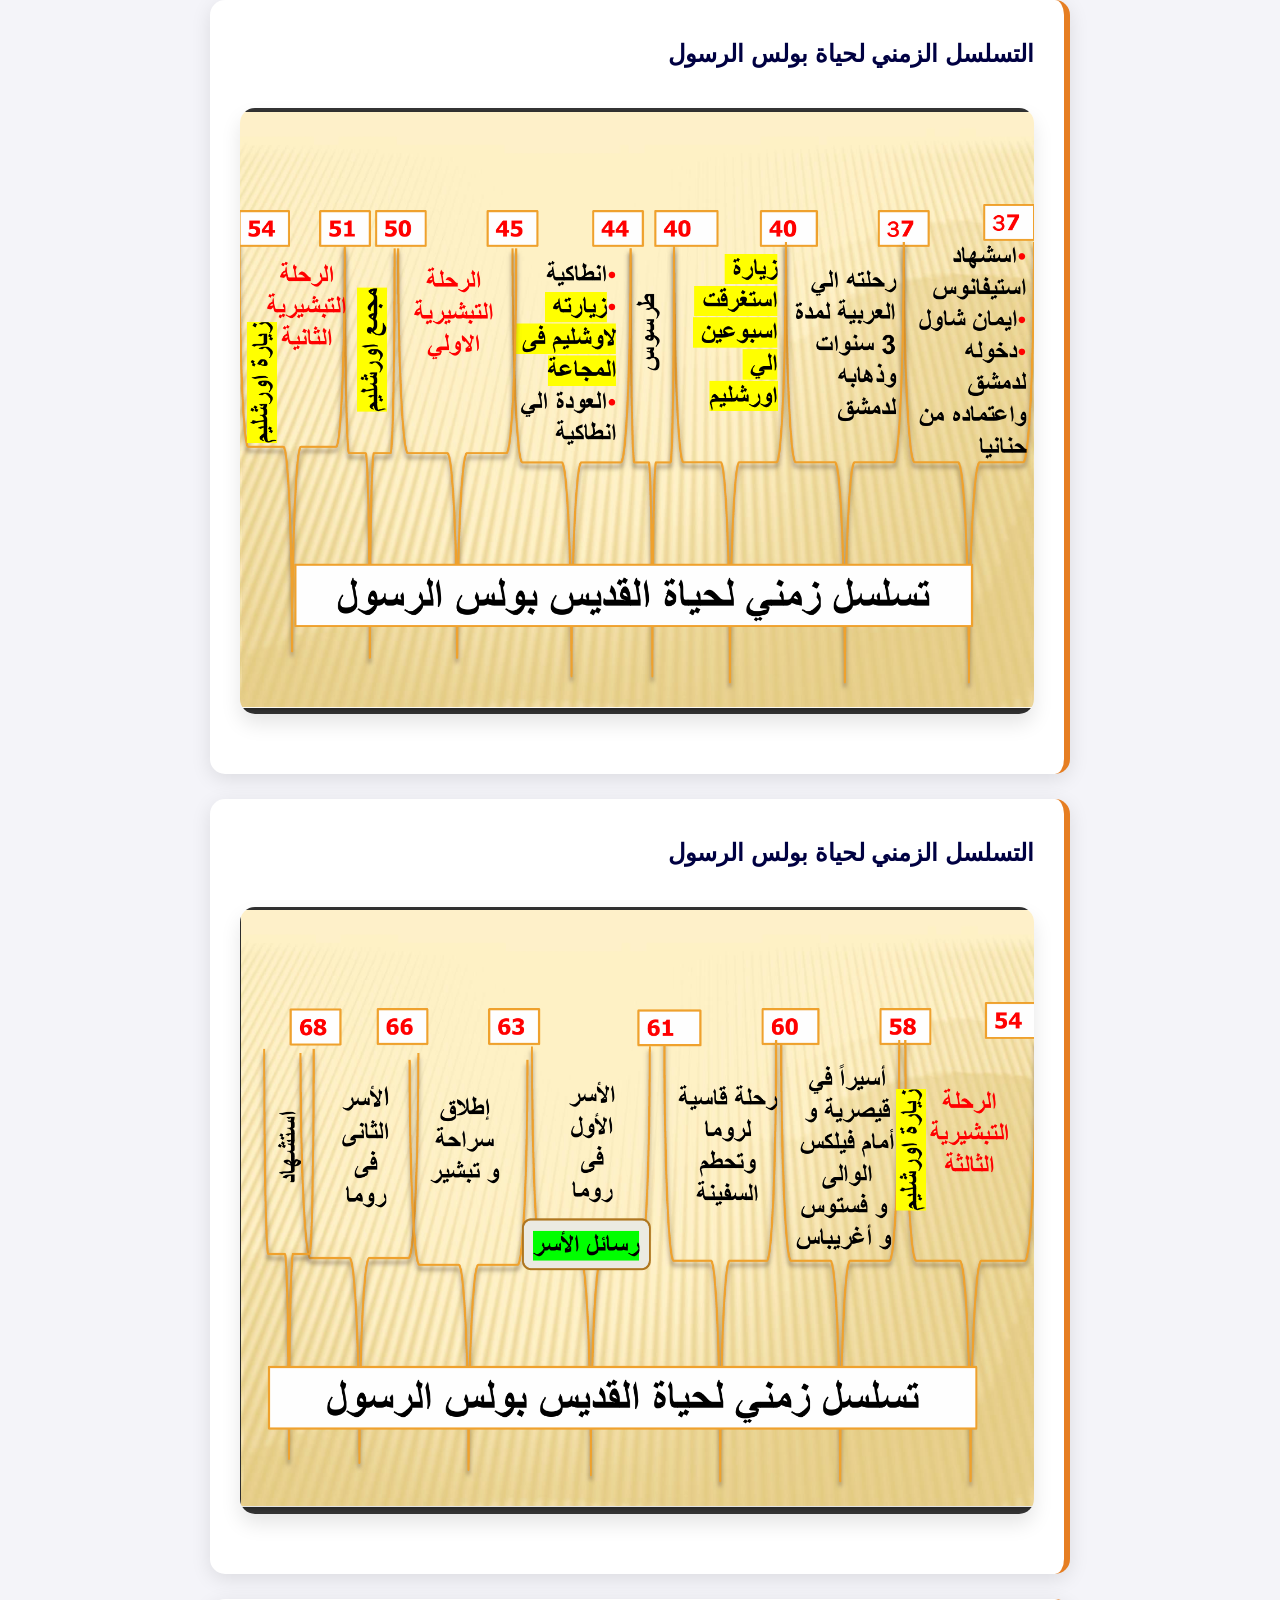
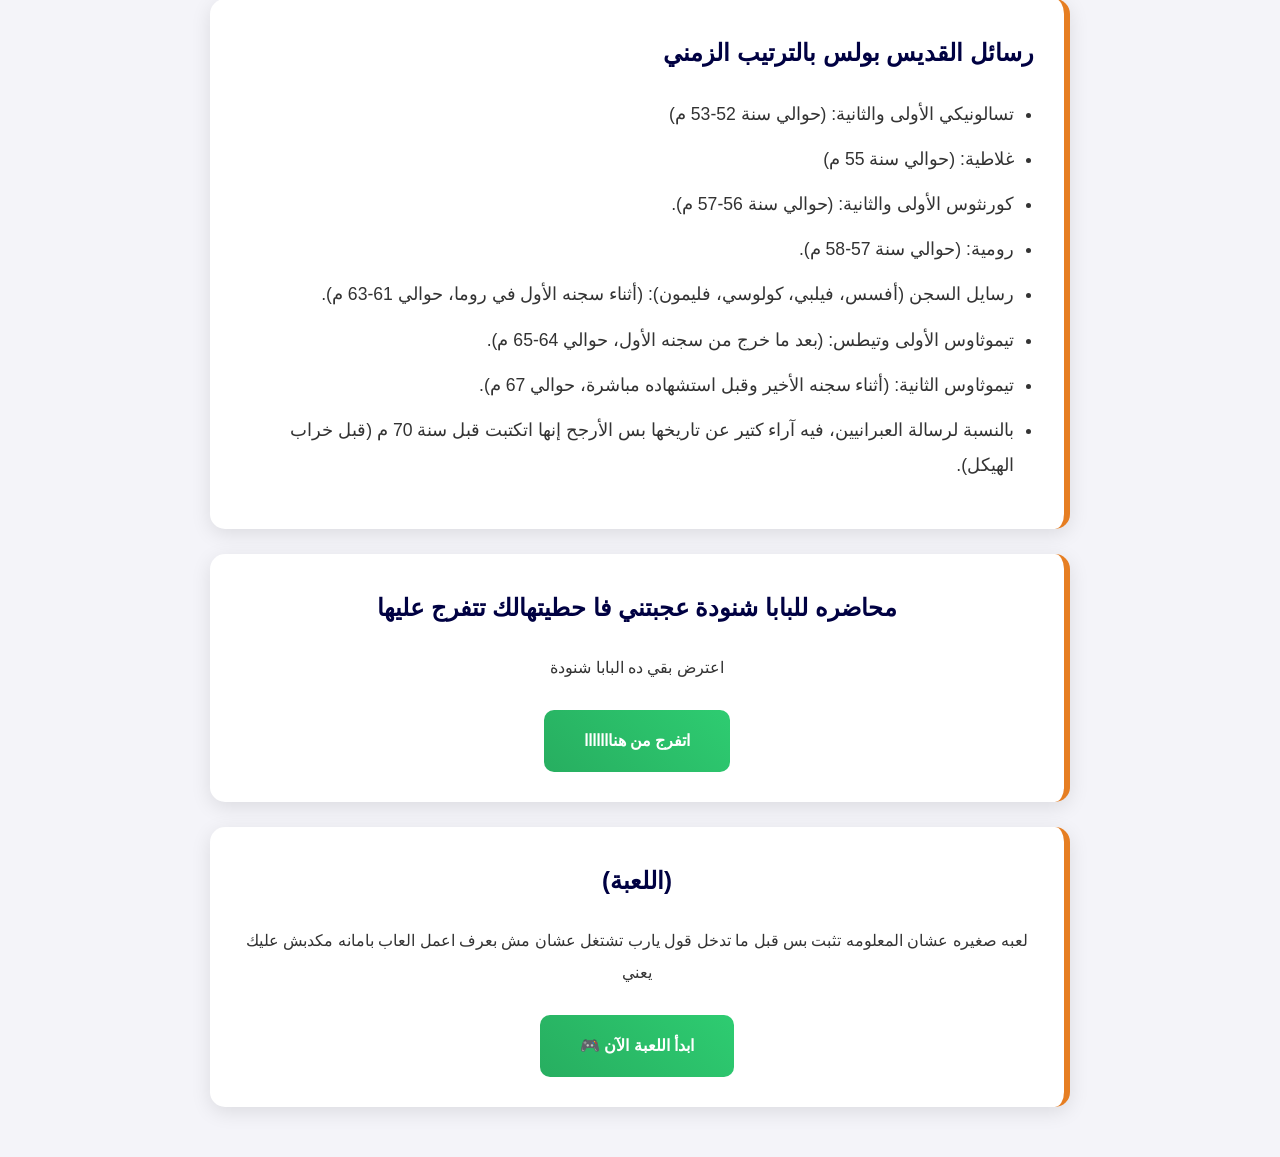
<file: poles.html>
<!DOCTYPE html>
<html lang="ar" dir="rtl">
<head>
    <meta charset="UTF-8">
    <meta name="viewport" content="width=device-width, initial-scale=1.0">
    <title>تفاصيل الرحلة</title>
    <link rel="stylesheet" href="style.css">
        <link rel="icon" href="preview.png">

</head>
<body>

<header>
 <img src="preview.png" class="site-logo">
       <img src="logo2.png" class="site-logou">

 
          <h1>نبذه عن القديس بولس</h1>
<p>هناخد هنا حبه معلومات عن مين هو بولس الرسول و ايه حكايته و يعدها نتطرق لرحلاته التبشيري
</p>
</header>

<div class="container">
    <div style="text-align: center;">
        <a href="index.html" class="btn-back-home">العودة للرئيسية</a>
    </div>

    <div class="content-card">
        <h2>نشأته</h2>
<p>في البداية كان اسمه العبري <mark>"شاول الطرسوسي" وكلمة شاول دي معناها "المطلوب"</mark>، وَاتَسَمَّى بالاسم ده في سفر الأعمال (أع 13: 9) حيث قيل "أما شاول الذي هو بولس أيضًا" ، ومن وقتها والناس عرفته باسم بولس، ومعناه "الصغير". فيه ناس قالت إنه سمى نفسه كده على اسم والي قبرص <mark>"سرجيوس بولس"</mark>، بس الكلام ده بعيد خالص عن الصح؛ الحقيقة إن شاول كان زيه زي يهود كتير وقتها ليهم اسمين، اسم عبري وسط أهله واسم أممي يتعامل بيه مع الأجانب (أع 1: 23؛ 12: 12؛ كو 4: 11)
اتولد في مدينة "طرسوس" في ولاية كيليكية، ودي كانت حتة تابعة للإمبراطورية الرومانية، وقضى طفولته هناك. ومن فكرة إنه كان معاه "الجنسية الرومانية" بالولادة (أع 22: 25-29)، <mark>نفهم فوراً إنه كان ابن ناس، من عيلة شريفة ومبسوطة مادياً وليها نفوذ (رو 16: 7، 11)</mark>، ده حتي ابن أخته كان "واصل" لدرجة إنه عرف سر مؤامرة كانت بتتدبر ضده وبلغه بيها، وده يخلينا نشك إنه كان شغال في منصب مهم أو ليه معارف في مراكز حساسة. وبولس كان "ثقيل" جداً وسط القادة اليهود وفي "السنهدريم" (أع 9: 1-2؛ 22: 5؛ في 3: 4-7).، وده يوريك قد إيه كان ليه وضع اجتماعي عالي. أما من الناحية الدينية، فا ابوه كان "فريسي" من سبط بنيامين، <mark>وبولس طلع زيه بالظبط، اتربى تربية دينية ناشفة جداً وعلى أدق تفاصيل الشريعة</mark>، ومع كل ده كان برضه متمسك بميزته إنه مواطن روماني حر
</p>
    </div>

    <div class="content-card">
       <h2>ايقونه القديس بولس </h2>
        <div class="image-frame">
            <img src="poles.jpg" alt="ايقونه القديس بولس">
        </div>
    </div>

    <div class="content-card">
        <h2>ظهورة في الكتاب المقدس اول مرة !!</h2>
        <p>أول ظهور لبولس في الكتاب المقدس كان في مشهد صعب شوية،<mark> وهو رجم استفانوس (أعمال 7: 58)</mark>؛ وقتها الشهود قلعوا هدومهم وحطوها تحت رجل شاب اسمه "شاول"، وده مع اللي جه بعد كده في (أعمال 8: 1) بيوريك إنه كان راجل ليه كلمة ومركز، <mark>وكان موافق تماماً على قتل استفانوس، وغالباً كان هو واحد من الناس اللي اتذكروا في (أعمال 6: 9) اللي قعدوا يجادلوا استفانوس ويجهزوا ضده التهم</mark>.

في الفترة دي، شاول كان شخص متعصب جداً، ومكنش طايق فكرة إن "المصلوب" ده هو المسيا، وكان شايف إن أتباعه بيمثلوا خطر كبير على الدين والبلد. و كان بيضطهد المسيحيين و بيعمل كده وهو ضميره مستريح جداً، ومقتنع إنه بيخدم ربنا وشريعته، فكان بيبذل مجهود جبار عشان يخلص على الجماعة دي أو يخليهم يرجعوا عن طريقهم، زي ما حكى هو عن نفسه في (أعمال 8: 3؛ 22: 4؛ 26: 10-11) وفي رسائله (1 كورنثوس 15: 9؛ غلاطية 1: 13؛ فيلبي 3: 6؛ 1 تيموثاوس 1: 13). الموضوع معاه مكنش مجرد واجب، ده كان بيطارد المسيحيين بمنتهى القسوة والغل، وما اكتفاش بـ "أورشليم" بس، ده طلع وراهم يلاحقهم في البلاد اللي بره كمان، وكل ده وهو متخيل إنه كده بيعمل الصح وبيرضي ربنا والناموس
</p>
    </div>

     <div class="content-card">
        <h2>دعوه الرب لبولس</h2>
       <p>في عز الضهر، ظهر نور قوي جداً من السما حوالين القديس بولس لدرجة إنه وقع على الأرض (أع 9: 3). والناس اللي معاه وقفوا مذهولين، سامعين صوت (أع 9: 7) بس مش فاهمين الكلام (أع 22: 9).

لما الرب قاله "صعب عليك أن ترفس مناخس"، كان قصده إن محاولاتك لمقاومة الحق والاضطهاد اللي بتعمله ده مش بيأذي غيرك أنت، زي الثور اللي بيرفس المسمار فيوجع نفسه زيادة. ده بيأكد إن القديس بولس كان بيمر بصراع داخلي وضميره "بينخسه" وتساؤلاته عن المصلوب مش بتسيبه، خصوصاً بعد ما شاف ثبات الشهيد استفانوس (أع 22: 20). في اللحظة دي، القديس استجاب للدعوة بكل صدق واتولد ولادة ثانية.

الحادثة دي حقيقة متوثقة ذكرها لوقا البشير (أع 9: 3-32)، والقديس بولس كررها مرتين (أع 22: 1-16؛ 26: 1-26)، وأشار ليها في رسايله بوضوح (1 كو 9: 1؛ 15: 8-10؛ غل 1: 12-16؛ اف 3: 1-8؛ في 3: 5-7؛ 1 تي 1: 12-16؛ 2 تي 1: 9-11).

الرب يسوع ظهرله وشافه بعينه (أع 9: 17، 27؛ 22: 14؛ 26: 16؛ 1 كو 9: 1)، واللقاء ده خلاه يتأكد إن يسوع هو ابن الله الحي وفادي البشرية (أع 26: 19). الموضوع مكنش تخيلات، ده كان واقع سمعه وشافه، وعاش حياته كلها بيشهد للحق ده واستحمل التعب بصبر لحد الآخر (2 تي 4: 7-8).</p>
    </div>

 <div class="content-card">
       <h2>التسلسل الزمني لحياة بولس الرسول</h2>
        <div class="image-frame">
            <img src="first.png" alt="ايقونه القديس بولس">
        </div>
    </div>

 <div class="content-card">
       <h2>التسلسل الزمني لحياة بولس الرسول</h2>
        <div class="image-frame">
            <img src="2222.png" alt="ايقونه القديس بولس">
        </div>
    </div>

    <div class="content-card">
        <h2>رسائل القديس بولس بالترتيب الزمني</h2>
        <ul>
            <li>تسالونيكي الأولى والثانية: (حوالي سنة 52-53 م)</li>
            <li>غلاطية: (حوالي سنة 55 م)</li>
            <li>كورنثوس الأولى والثانية: (حوالي سنة 56-57 م).</li>
            <li>رومية: (حوالي سنة 57-58 م).</li>
            <li>رسايل السجن (أفسس، فيلبي، كولوسي، فليمون): (أثناء سجنه الأول في روما، حوالي 61-63 م).</li>
            <li>تيموثاوس الأولى وتيطس: (بعد ما خرج من سجنه الأول، حوالي 64-65 م).</li>
            <li>تيموثاوس الثانية: (أثناء سجنه الأخير وقبل استشهاده مباشرة، حوالي 67 م).</li>
            <li>بالنسبة لرسالة العبرانيين، فيه آراء كتير عن تاريخها بس الأرجح إنها اتكتبت قبل سنة 70 م (قبل خراب الهيكل).</li>
        </ul>
    </div>

    <div class="content-card" style="text-align: center;">
        <h2>محاضره للبابا شنودة عجبتني فا حطيتهالك تتفرج عليها</h2>
        <p>اعترض بقي ده البابا شنودة</p>
        <a href="https://www.youtube.com/watch?v=2NFEQ2afHyY" target="_blank" class="game-btn">اتفرج من هنااااااا</a>
    </div>
     <div class="content-card" style="text-align: center;">
        <h2> (اللعبة)</h2>
        <p>لعبه صغيره عشان المعلومه تثبت بس قبل ما تدخل قول يارب تشتغل عشان مش بعرف اعمل العاب بامانه مكدبش عليك يعني</p>
        
        <a href="play1.html" target="_blank" class="game-btn">ابدأ اللعبة الآن 🎮</a>
    </div>
</div>
  <button class="theme-switch" id="toggleMode">🌙</button>
    <script>
        const themeBtn = document.getElementById('toggleMode');
        const body = document.body;

        // وظيفة التبديل
        themeBtn.addEventListener('click', () => {
            body.classList.toggle('dark-mode');
            
            // تغيير الأيقونة وحفظ الحالة في المتصفح
            if (body.classList.contains('dark-mode')) {
                themeBtn.innerText = '☀️';
                localStorage.setItem('savedTheme', 'dark');
            } else {
                themeBtn.innerText = '🌙';
                localStorage.setItem('savedTheme', 'light');
            }
        });

        // تشغيل الوضع المحفوظ عند فتح الصفحة
        window.onload = () => {
            const currentTheme = localStorage.getItem('savedTheme');
            if (currentTheme === 'dark') {
                body.classList.add('dark-mode');
                themeBtn.innerText = '☀️';
            }
        };
    </script>
</body>
</html>

</body>
</html>
</file>
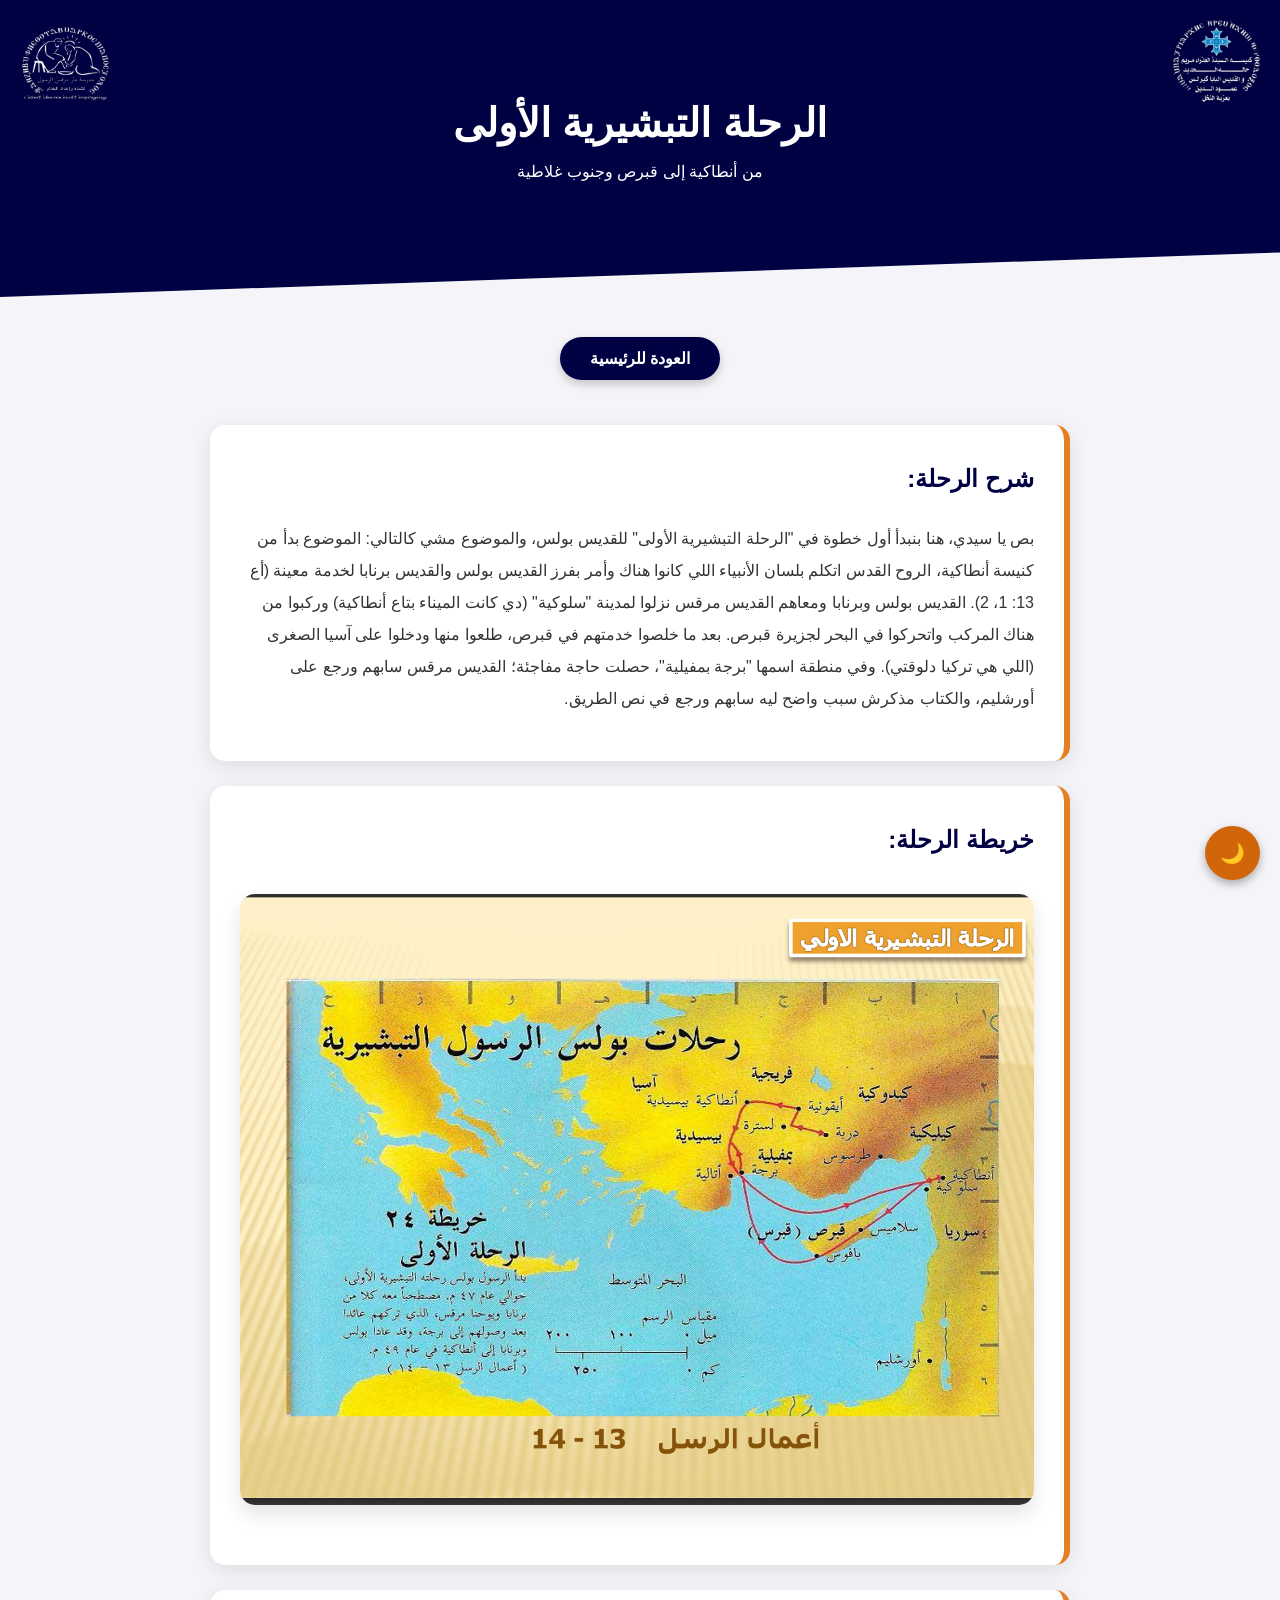
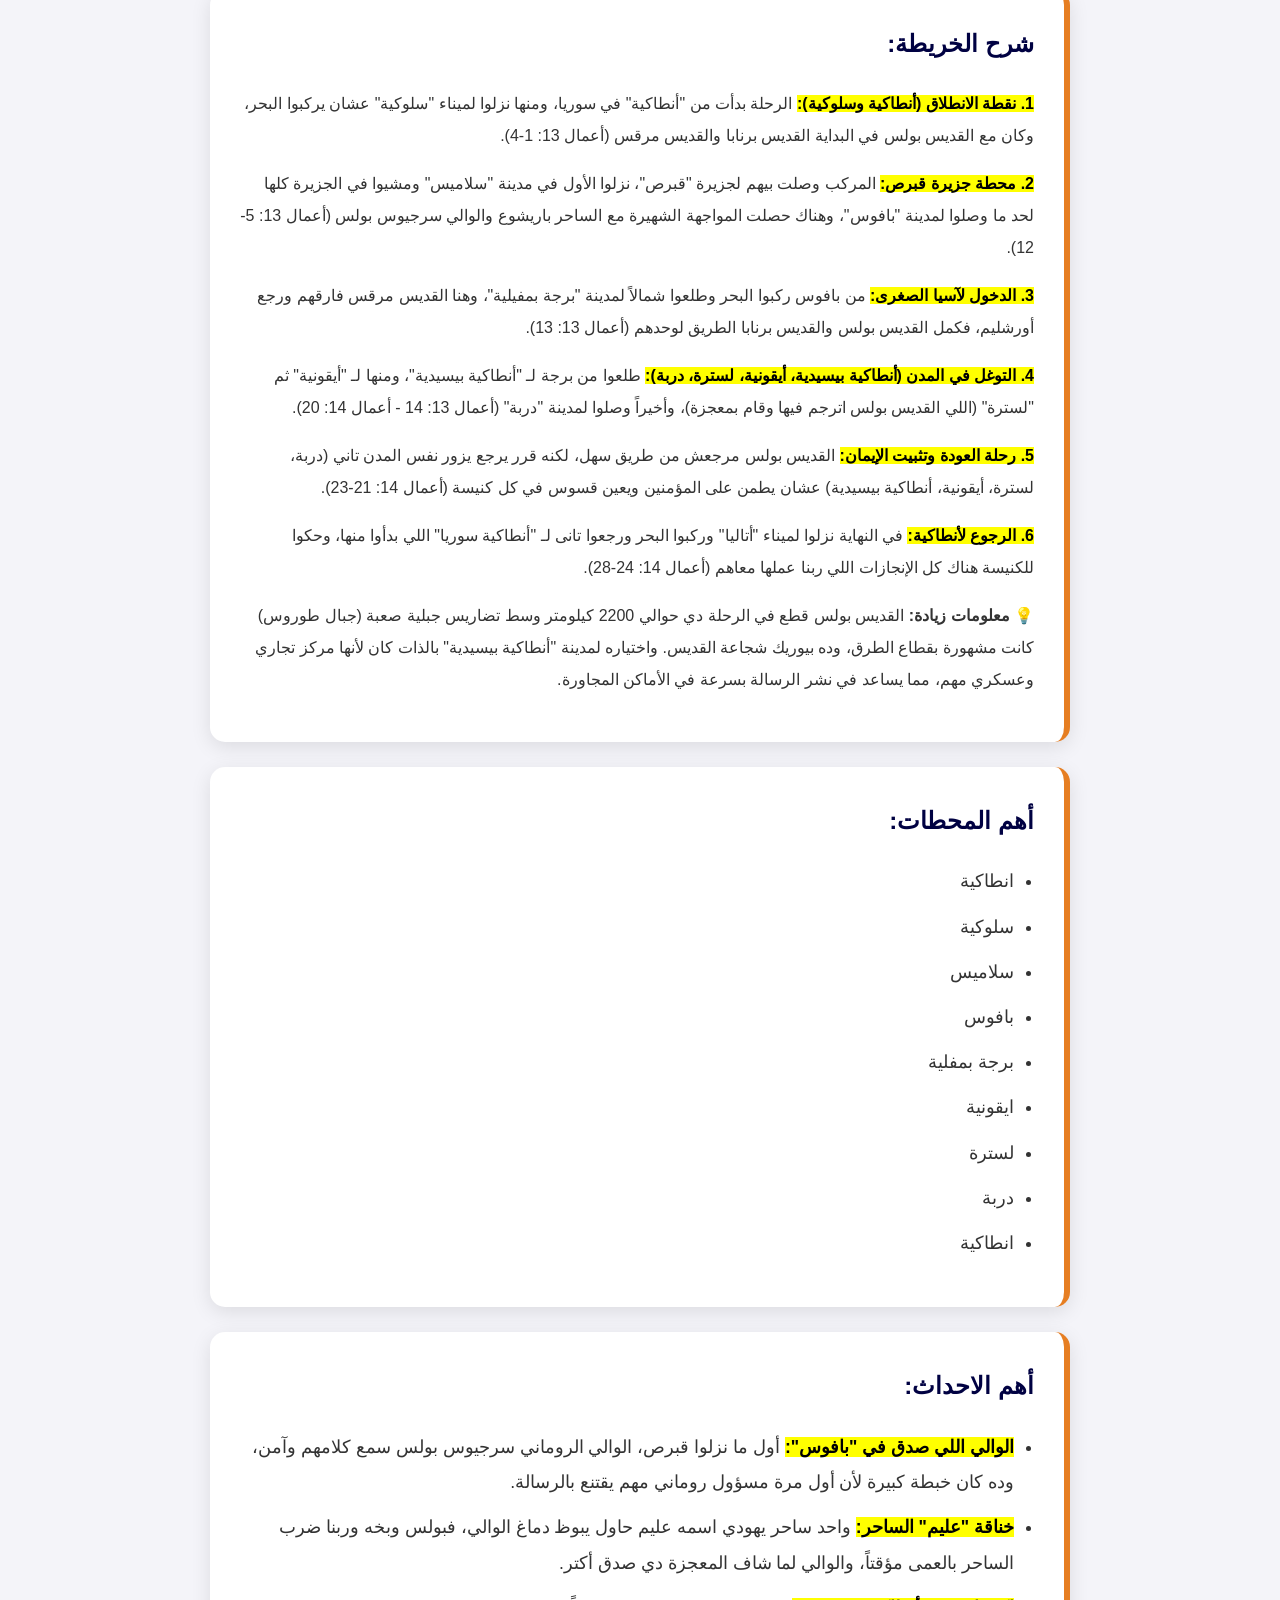
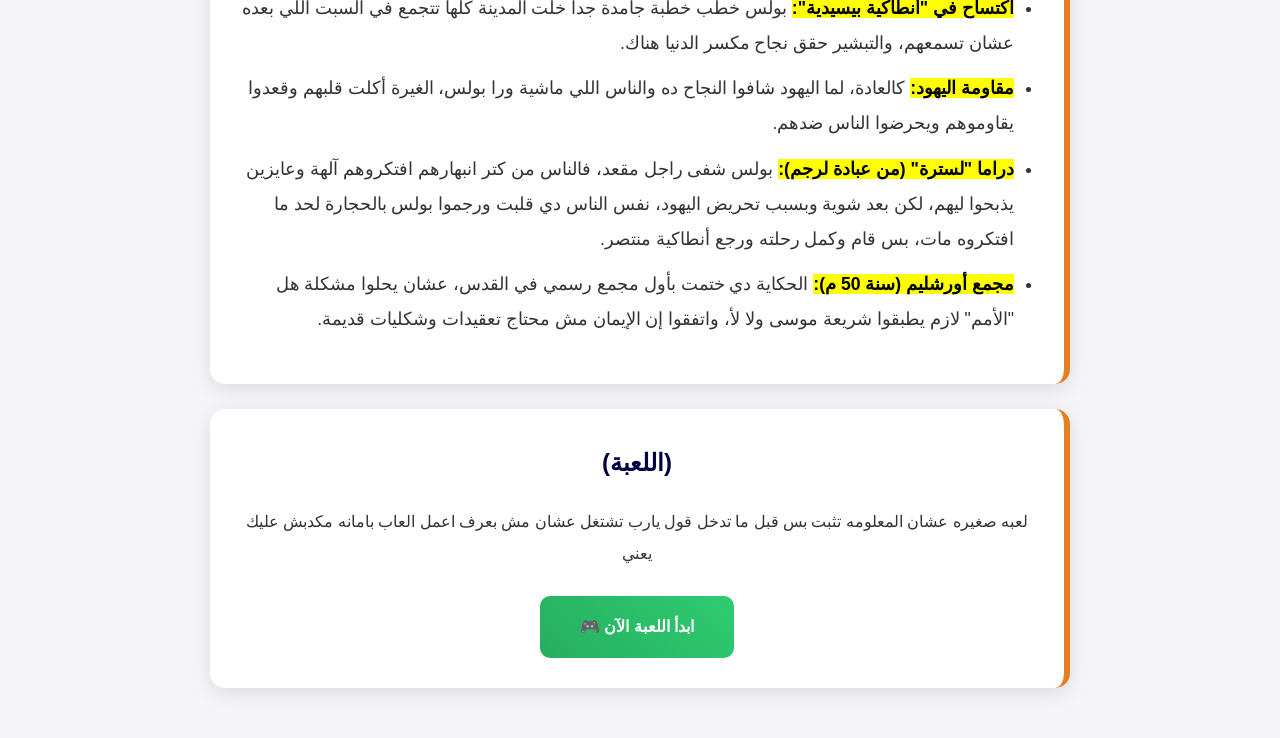
<file: trip1.html>
<!DOCTYPE html>
<html lang="ar" dir="rtl">
<head>
    <meta charset="UTF-8">
    <meta name="viewport" content="width=device-width, initial-scale=1.0">
    <title>تفاصيل الرحلة</title>
    <link rel="stylesheet" href="style.css">
        <link rel="icon" href="preview.png">

</head>
<body>

<header>
 <img src="preview.png" class="site-logo">
       <img src="logo2.png" class="site-logou">

     <h1>الرحلة التبشيرية الأولى</h1>
    <p>من أنطاكية إلى قبرص وجنوب غلاطية</p>

</header>

<div class="container">
    <div style="text-align: center;">
        <a href="index.html" class="btn-back-home">العودة للرئيسية</a>
    </div>

    <div class="content-card">
        <h2>شرح الرحلة:</h2>
        <p>بص يا سيدي، هنا بنبدأ أول خطوة في "الرحلة التبشيرية الأولى" للقديس بولس، والموضوع مشي كالتالي:

الموضوع بدأ من كنيسة أنطاكية، الروح القدس اتكلم بلسان الأنبياء اللي كانوا هناك وأمر بفرز القديس بولس والقديس برنابا لخدمة معينة (أع 13: 1، 2). القديس بولس وبرنابا ومعاهم القديس مرقس نزلوا لمدينة "سلوكية" (دي كانت الميناء بتاع أنطاكية) وركبوا من هناك المركب واتحركوا في البحر لجزيرة قبرص.

بعد ما خلصوا خدمتهم في قبرص، طلعوا منها ودخلوا على آسيا الصغرى (اللي هي تركيا دلوقتي). وفي منطقة اسمها "برجة بمفيلية"، حصلت حاجة مفاجئة؛ القديس مرقس سابهم ورجع على أورشليم، والكتاب مذكرش سبب واضح ليه سابهم ورجع في نص الطريق.</p>
    </div>

    <div class="content-card">
        <h2>خريطة الرحلة:</h2>
        <div class="image-frame">
            <img src="trip 1.png" alt="خريطة الرحلة">
        </div>
    </div>

    <div class="content-card">
        <h2>شرح الخريطة:</h2>
        <p>
    <mark>  <strong>1. نقطة الانطلاق (أنطاكية وسلوكية):</strong></mark> الرحلة بدأت من "أنطاكية" في سوريا، ومنها نزلوا لميناء "سلوكية" عشان يركبوا البحر، وكان مع القديس بولس في البداية القديس برنابا والقديس مرقس (أعمال 13: 1-4).
</p>

<p>
   <mark>   <strong>2. محطة جزيرة قبرص:</strong></mark> المركب وصلت بيهم لجزيرة "قبرص"، نزلوا الأول في مدينة "سلاميس" ومشيوا في الجزيرة كلها لحد ما وصلوا لمدينة "بافوس"، وهناك حصلت المواجهة الشهيرة مع الساحر باريشوع والوالي سرجيوس بولس (أعمال 13: 5-12).
</p>

<p>
  <mark>  <strong>3. الدخول لآسيا الصغرى:</strong></mark> من بافوس ركبوا البحر وطلعوا شمالاً لمدينة "برجة بمفيلية"، وهنا القديس مرقس فارقهم ورجع أورشليم، فكمل القديس بولس والقديس برنابا الطريق لوحدهم (أعمال 13: 13).
</p>

<p>
  <mark>    <strong>4. التوغل في المدن (أنطاكية بيسيدية، أيقونية، لسترة، دربة):</strong></mark> طلعوا من برجة لـ "أنطاكية بيسيدية"، ومنها لـ "أيقونية" ثم "لسترة" (اللي القديس بولس اترجم فيها وقام بمعجزة)، وأخيراً وصلوا لمدينة "دربة" (أعمال 13: 14 - أعمال 14: 20).
</p>

<p>
  <mark>    <strong>5. رحلة العودة وتثبيت الإيمان:</strong></mark> القديس بولس مرجعش من طريق سهل، لكنه قرر يرجع يزور نفس المدن تاني (دربة، لسترة، أيقونية، أنطاكية بيسيدية) عشان يطمن على المؤمنين ويعين قسوس في كل كنيسة (أعمال 14: 21-23).
</p>

<p>
 <mark>     <strong>6. الرجوع لأنطاكية:</strong></mark> في النهاية نزلوا لميناء "أتاليا" وركبوا البحر ورجعوا تانى لـ "أنطاكية سوريا" اللي بدأوا منها، وحكوا للكنيسة هناك كل الإنجازات اللي ربنا عملها معاهم (أعمال 14: 24-28).
</p>

<p>
     <strong>💡 معلومات زيادة:</strong> القديس بولس قطع في الرحلة دي حوالي 2200 كيلومتر وسط تضاريس جبلية صعبة (جبال طوروس) كانت مشهورة بقطاع الطرق، وده بيوريك شجاعة القديس. واختياره لمدينة "أنطاكية بيسيدية" بالذات كان لأنها مركز تجاري وعسكري مهم، مما يساعد في نشر الرسالة بسرعة في الأماكن المجاورة.
</p>
    </div>

    <div class="content-card">
        <h2>أهم المحطات:</h2>
        <ul>
            <li>انطاكية</li>
            <li>سلوكية</li>
            <li>سلاميس</li>
            <li>بافوس</li>
            <li>برجة بمفلية</li>
            <li> ايقونية </li>
            <li> لسترة</li>
            <li> دربة</li>
            <li> انطاكية</li>
        </ul>
    </div>

    <div class="content-card">
        <h2>أهم الاحداث:</h2>
       <ul>
  <li><mark><strong>الوالي اللي صدق في "بافوس":</strong></mark> أول ما نزلوا قبرص، الوالي الروماني سرجيوس بولس سمع كلامهم وآمن، وده كان خبطة كبيرة لأن أول مرة مسؤول روماني مهم يقتنع بالرسالة.</li>
  <li><mark><strong>خناقة "عليم" الساحر:</strong></mark> واحد ساحر يهودي اسمه عليم حاول يبوظ دماغ الوالي، فبولس وبخه وربنا ضرب الساحر بالعمى مؤقتاً، والوالي لما شاف المعجزة دي صدق أكتر.</li>
  <li><mark><strong>اكتساح في "أنطاكية بيسيدية":</strong></mark> بولس خطب خطبة جامدة جداً خلت المدينة كلها تتجمع في السبت اللي بعده عشان تسمعهم، والتبشير حقق نجاح مكسر الدنيا هناك.</li>
  <li><mark><strong>مقاومة اليهود:</strong></mark> كالعادة، لما اليهود شافوا النجاح ده والناس اللي ماشية ورا بولس، الغيرة أكلت قلبهم وقعدوا يقاوموهم ويحرضوا الناس ضدهم.</li>
  <li><mark><strong>دراما "لسترة" (من عبادة لرجم):</strong></mark> بولس شفى راجل مقعد، فالناس من كتر انبهارهم افتكروهم آلهة وعايزين يذبحوا ليهم، لكن بعد شوية وبسبب تحريض اليهود، نفس الناس دي قلبت ورجموا بولس بالحجارة لحد ما افتكروه مات، بس قام وكمل رحلته ورجع أنطاكية منتصر.</li>
  <li><mark><strong>مجمع أورشليم (سنة 50 م):</strong></mark> الحكاية دي ختمت بأول مجمع رسمي في القدس، عشان يحلوا مشكلة هل "الأمم" لازم يطبقوا شريعة موسى ولا لأ، واتفقوا إن الإيمان مش محتاج تعقيدات وشكليات قديمة.</li>
</ul>
    </div>

    <div class="content-card" style="text-align: center;">
        <h2> (اللعبة)</h2>
        <p>لعبه صغيره عشان المعلومه تثبت بس قبل ما تدخل قول يارب تشتغل عشان مش بعرف اعمل العاب بامانه مكدبش عليك يعني</p>
        
        <a href="play.html" target="_blank" class="game-btn">ابدأ اللعبة الآن 🎮</a>
    </div>
</div>
  <button class="theme-switch" id="toggleMode">🌙</button>
    <script>
        const themeBtn = document.getElementById('toggleMode');
        const body = document.body;

        // وظيفة التبديل
        themeBtn.addEventListener('click', () => {
            body.classList.toggle('dark-mode');
            
            // تغيير الأيقونة وحفظ الحالة في المتصفح
            if (body.classList.contains('dark-mode')) {
                themeBtn.innerText = '☀️';
                localStorage.setItem('savedTheme', 'dark');
            } else {
                themeBtn.innerText = '🌙';
                localStorage.setItem('savedTheme', 'light');
            }
        });

        // تشغيل الوضع المحفوظ عند فتح الصفحة
        window.onload = () => {
            const currentTheme = localStorage.getItem('savedTheme');
            if (currentTheme === 'dark') {
                body.classList.add('dark-mode');
                themeBtn.innerText = '☀️';
            }
        };
    </script>
</body>
</html>
</file>
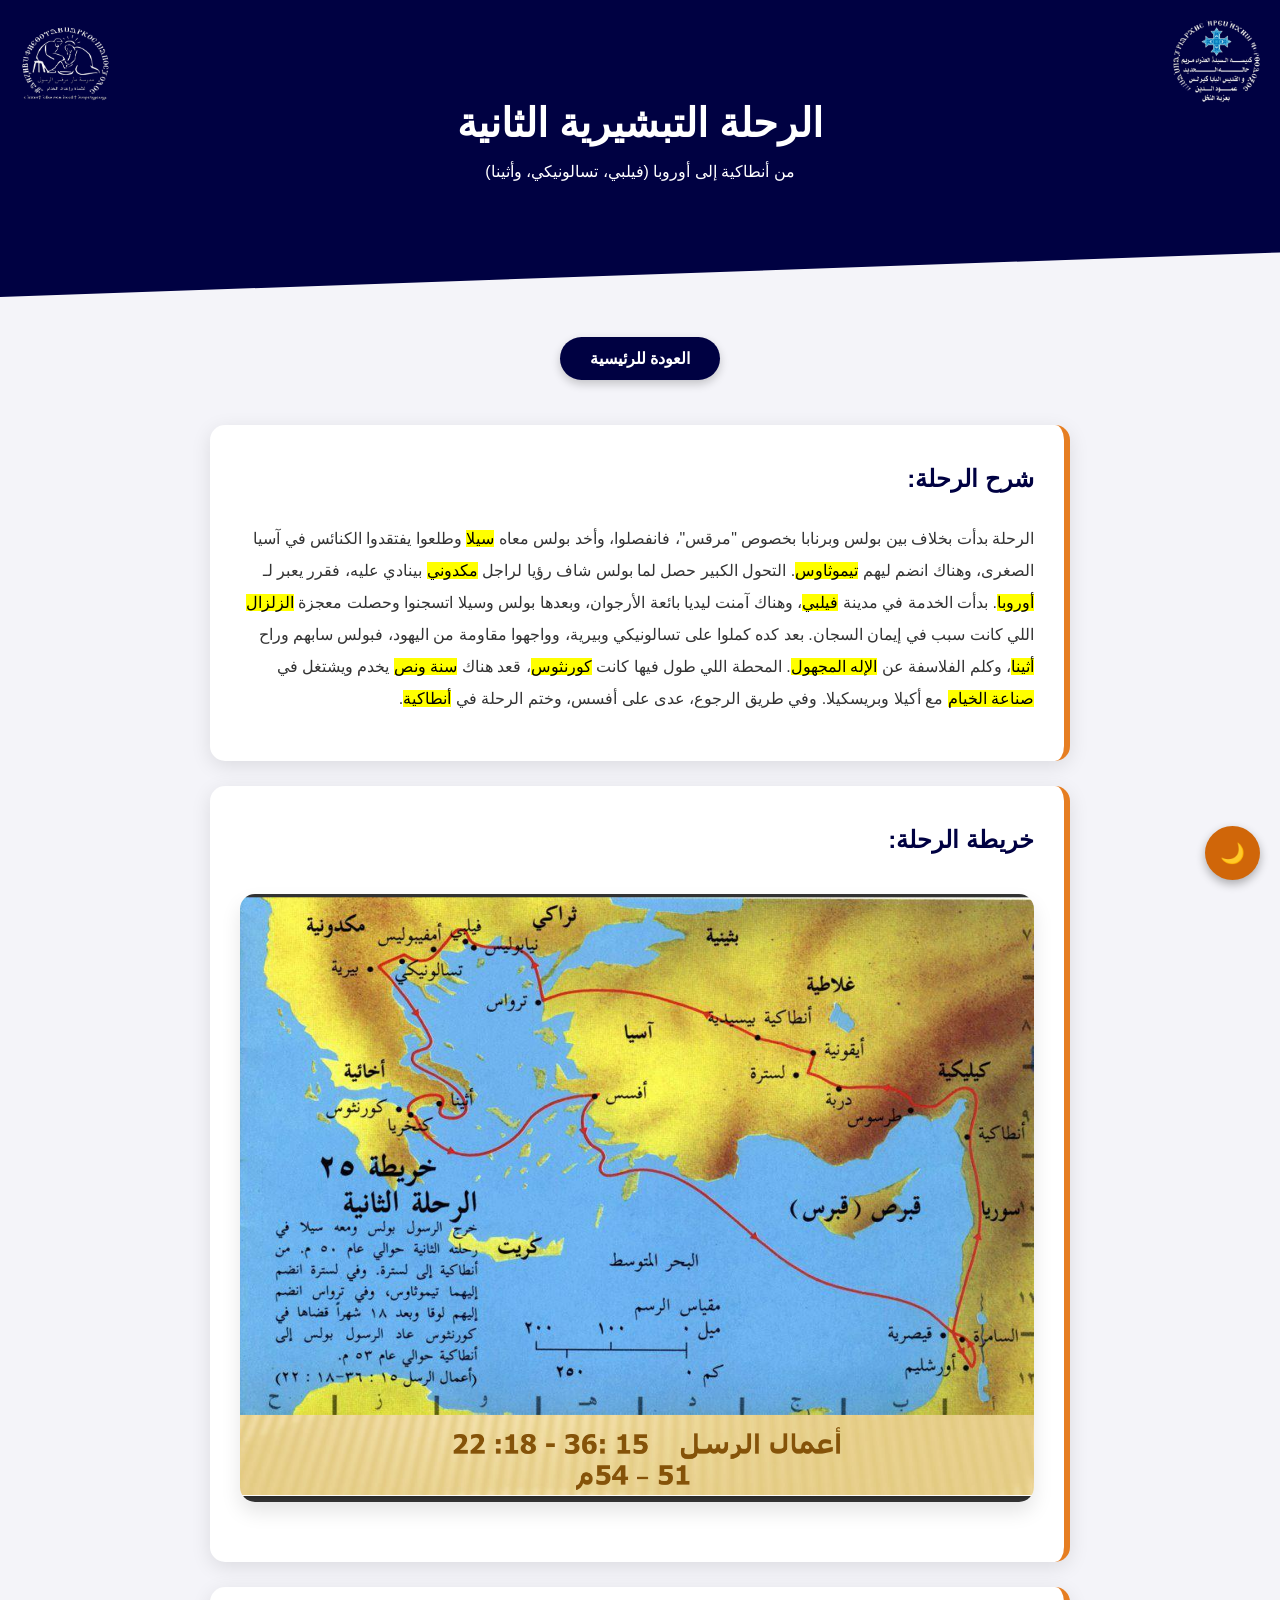
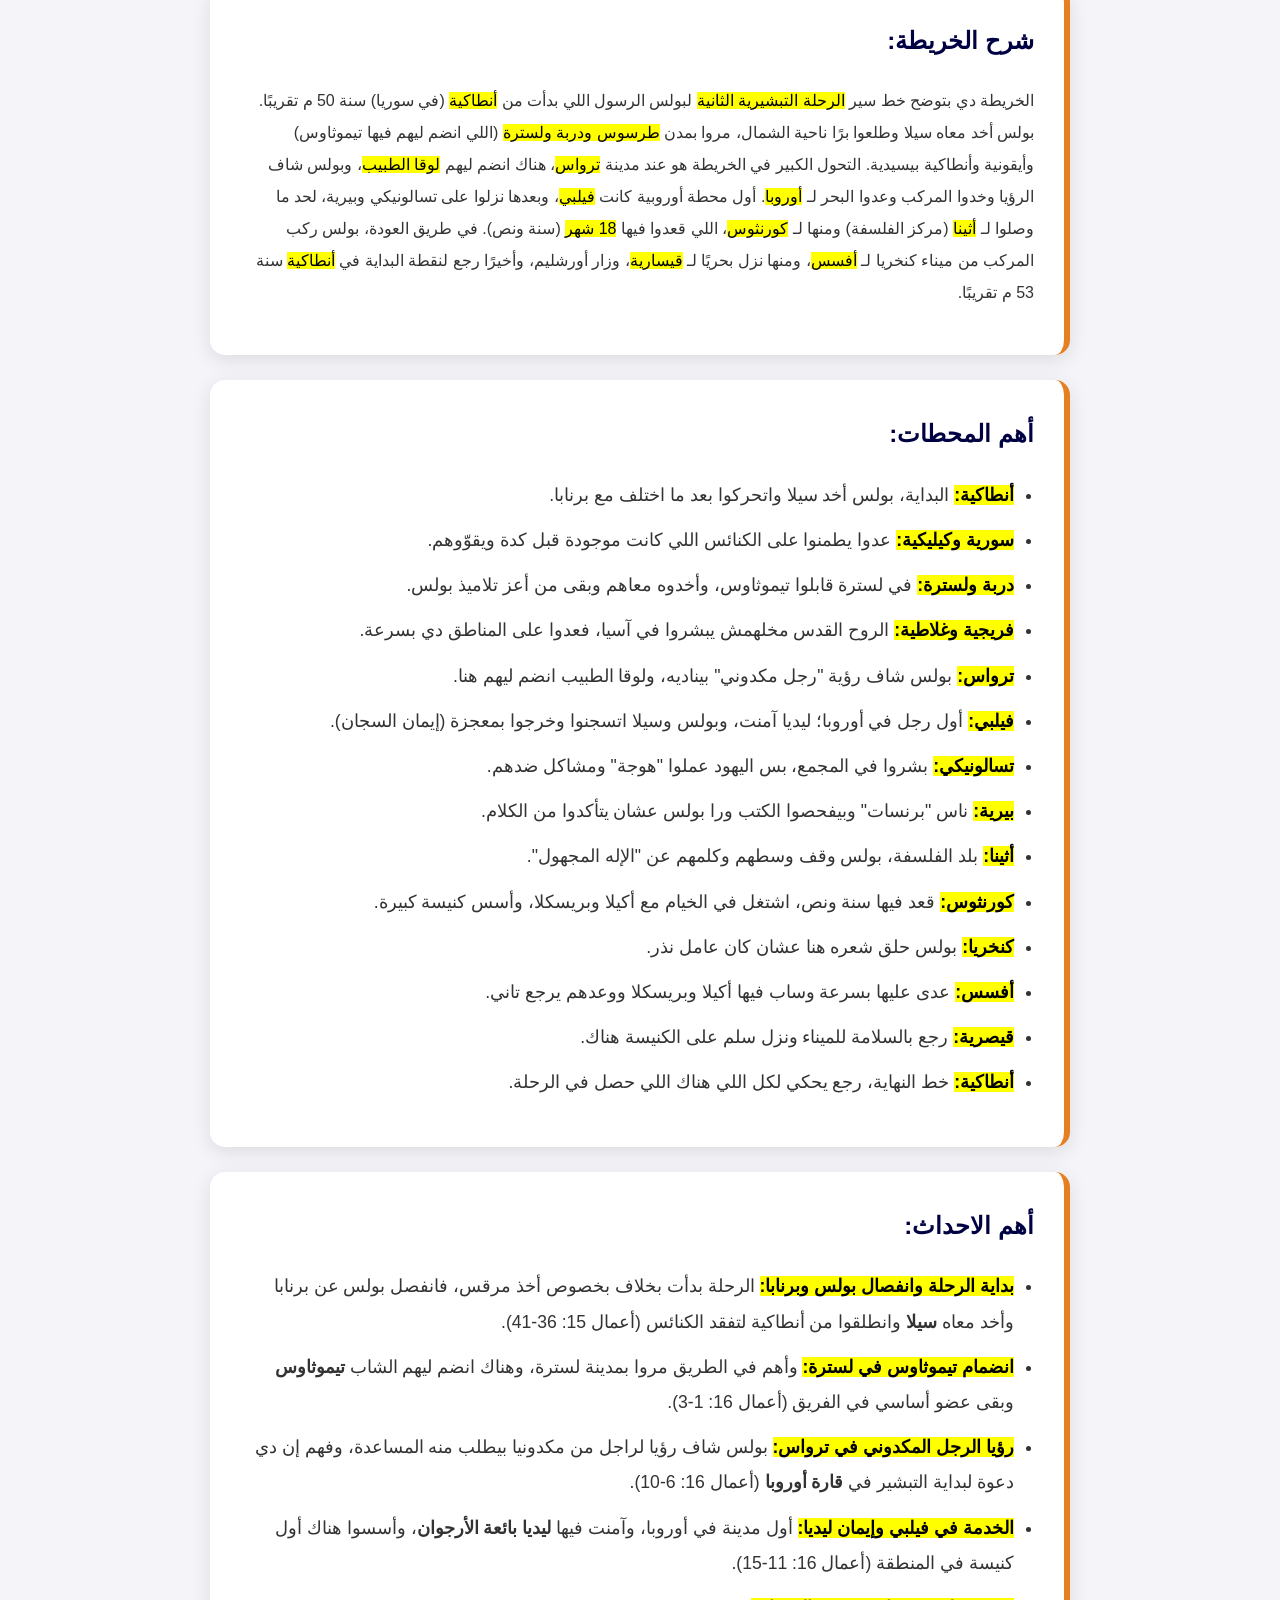
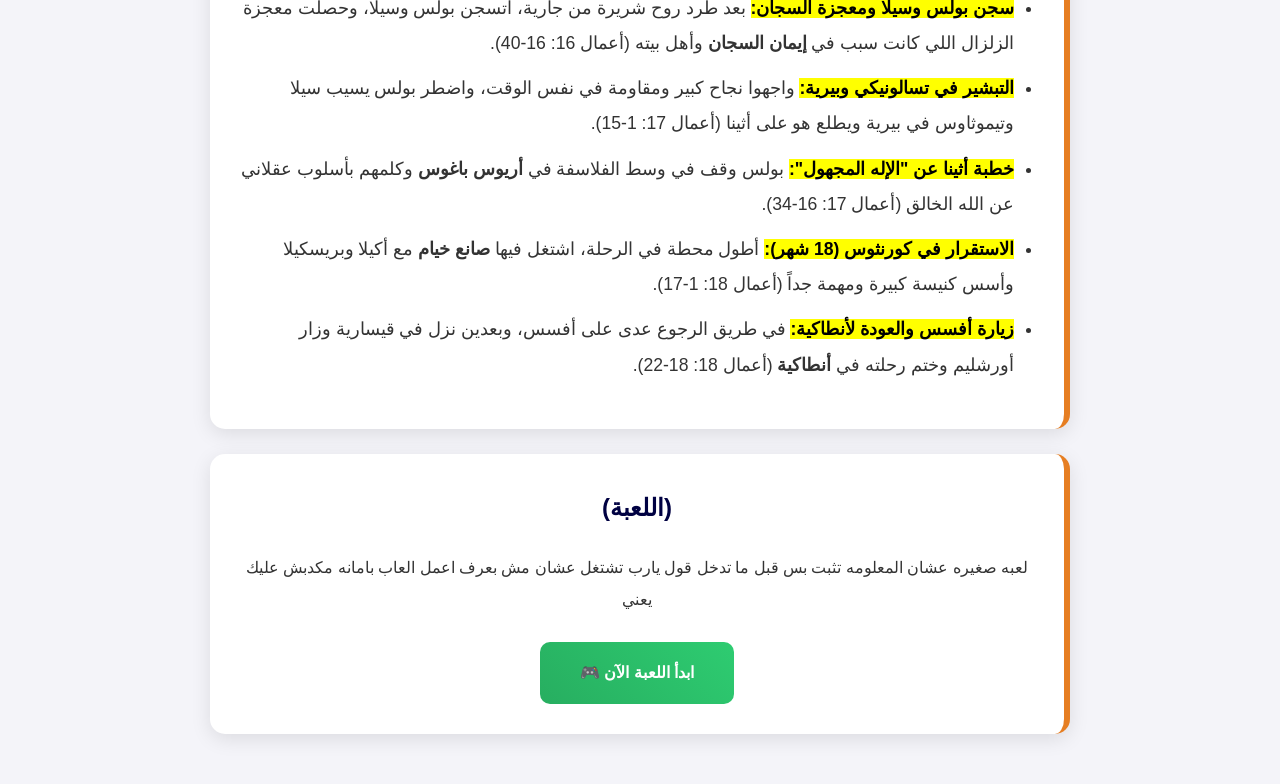
<file: trip2.html>
<!DOCTYPE html>
<html lang="ar" dir="rtl">
<head>
    <meta charset="UTF-8">
    <meta name="viewport" content="width=device-width, initial-scale=1.0">
    <title>تفاصيل الرحلة</title>
    <link rel="stylesheet" href="style.css">
        <link rel="icon" href="preview.png">

</head>
<body>

<header>
 <img src="preview.png" class="site-logo">
       <img src="logo2.png" class="site-logou">

     <h1>الرحلة التبشيرية الثانية</h1>
    <p>من أنطاكية إلى أوروبا (فيلبي، تسالونيكي، وأثينا)</p>
</header>

<div class="container">
    <div style="text-align: center;">
        <a href="index.html" class="btn-back-home">العودة للرئيسية</a>
    </div>

    <div class="content-card">
        <h2>شرح الرحلة:</h2>
       <p>
الرحلة بدأت بخلاف بين بولس وبرنابا بخصوص "مرقس"، فانفصلوا، وأخد بولس معاه <mark>سيلا</mark> وطلعوا يفتقدوا الكنائس في آسيا الصغرى، وهناك انضم ليهم <mark>تيموثاوس</mark>. التحول الكبير حصل لما بولس شاف رؤيا لراجل <mark>مكدوني</mark> بينادي عليه، فقرر يعبر لـ <mark>أوروبا</mark>. بدأت الخدمة في مدينة <mark>فيلبي</mark>، وهناك آمنت ليديا بائعة الأرجوان، وبعدها بولس وسيلا اتسجنوا وحصلت معجزة <mark>الزلزال</mark> اللي كانت سبب في إيمان السجان. بعد كده كملوا على تسالونيكي وبيرية، وواجهوا مقاومة من اليهود، فبولس سابهم وراح <mark>أثينا</mark>، وكلم الفلاسفة عن <mark>الإله المجهول</mark>. المحطة اللي طول فيها كانت <mark>كورنثوس</mark>، قعد هناك <mark>سنة ونص</mark> يخدم ويشتغل في <mark>صناعة الخيام</mark> مع أكيلا وبريسكيلا. وفي طريق الرجوع، عدى على أفسس، وختم الرحلة في <mark>أنطاكية</mark>.
</p>
    </div>

    <div class="content-card">
        <h2>خريطة الرحلة:</h2>
        <div class="image-frame">
            <img src="trip2.png" alt="خريطة الرحلة">
        </div>
    </div>

    <div class="content-card">
        <h2>شرح الخريطة:</h2>
     <p>
الخريطة دي بتوضح خط سير <mark>الرحلة التبشيرية الثانية</mark> لبولس الرسول اللي بدأت من <mark>أنطاكية</mark> (في سوريا) سنة 50 م تقريبًا. بولس أخد معاه سيلا وطلعوا برًا ناحية الشمال، مروا بمدن <mark>طرسوس ودربة ولسترة</mark> (اللي انضم ليهم فيها تيموثاوس) وأيقونية وأنطاكية بيسيدية. التحول الكبير في الخريطة هو عند مدينة <mark>ترواس</mark>، هناك انضم ليهم <mark>لوقا الطبيب</mark>، وبولس شاف الرؤيا وخدوا المركب وعدوا البحر لـ <mark>أوروبا</mark>. أول محطة أوروبية كانت <mark>فيلبي</mark>، وبعدها نزلوا على تسالونيكي وبيرية، لحد ما وصلوا لـ <mark>أثينا</mark> (مركز الفلسفة) ومنها لـ <mark>كورنثوس</mark>، اللي قعدوا فيها <mark>18 شهر</mark> (سنة ونص). في طريق العودة، بولس ركب المركب من ميناء كنخريا لـ <mark>أفسس</mark>، ومنها نزل بحريًا لـ <mark>قيسارية</mark>، وزار أورشليم، وأخيرًا رجع لنقطة البداية في <mark>أنطاكية</mark> سنة 53 م تقريبًا.
</p>
    </div>

    <div class="content-card">
        <h2>أهم المحطات:</h2>
   <ul>
  <li><strong><mark>أنطاكية:</mark></strong> البداية، بولس أخد سيلا واتحركوا بعد ما اختلف مع برنابا.</li>
  <li><strong><mark>سورية وكيليكية:</mark></strong> عدوا يطمنوا على الكنائس اللي كانت موجودة قبل كدة ويقوّوهم.</li>
  <li><strong><mark>دربة ولسترة:</mark></strong> في لسترة قابلوا تيموثاوس، وأخدوه معاهم وبقى من أعز تلاميذ بولس.</li>
  <li><strong><mark>فريجية وغلاطية:</mark></strong> الروح القدس مخلهمش يبشروا في آسيا، فعدوا على المناطق دي بسرعة.</li>
  <li><strong><mark>ترواس:</mark></strong> بولس شاف رؤية "رجل مكدوني" بيناديه، ولوقا الطبيب انضم ليهم هنا.</li>
  <li><strong><mark>فيلبي:</mark></strong> أول رجل في أوروبا؛ ليديا آمنت، وبولس وسيلا اتسجنوا وخرجوا بمعجزة (إيمان السجان).</li>
  <li><strong><mark>تسالونيكي:</mark></strong> بشروا في المجمع، بس اليهود عملوا "هوجة" ومشاكل ضدهم.</li>
  <li><strong><mark>بيرية:</mark></strong> ناس "برنسات" وبيفحصوا الكتب ورا بولس عشان يتأكدوا من الكلام.</li>
  <li><strong><mark>أثينا:</mark></strong> بلد الفلسفة، بولس وقف وسطهم وكلمهم عن "الإله المجهول".</li>
  <li><strong><mark>كورنثوس:</mark></strong> قعد فيها سنة ونص، اشتغل في الخيام مع أكيلا وبريسكلا، وأسس كنيسة كبيرة.</li>
  <li><strong><mark>كنخريا:</mark></strong> بولس حلق شعره هنا عشان كان عامل نذر.</li>
  <li><strong><mark>أفسس:</mark></strong> عدى عليها بسرعة وساب فيها أكيلا وبريسكلا ووعدهم يرجع تاني.</li>
  <li><strong><mark>قيصرية:</mark></strong> رجع بالسلامة للميناء ونزل سلم على الكنيسة هناك.</li>
  <li><strong><mark>أنطاكية:</mark></strong> خط النهاية، رجع يحكي لكل اللي هناك اللي حصل في الرحلة.</li>
</ul>
    </div>

    <div class="content-card">
        <h2>أهم الاحداث:</h2>
    <ul>
  <li><mark><strong>بداية الرحلة وانفصال بولس وبرنابا:</strong></mark> الرحلة بدأت بخلاف بخصوص أخذ مرقس، فانفصل بولس عن برنابا وأخد معاه <strong>سيلا</strong> وانطلقوا من أنطاكية لتفقد الكنائس (أعمال 15: 36-41).</li>
  <li><mark><strong>انضمام تيموثاوس في لسترة:</strong></mark> وأهم في الطريق مروا بمدينة لسترة، وهناك انضم ليهم الشاب <strong>تيموثاوس</strong> وبقى عضو أساسي في الفريق (أعمال 16: 1-3).</li>
  <li><mark><strong>رؤيا الرجل المكدوني في ترواس:</strong></mark> بولس شاف رؤيا لراجل من مكدونيا بيطلب منه المساعدة، وفهم إن دي دعوة لبداية التبشير في <strong>قارة أوروبا</strong> (أعمال 16: 6-10).</li>
  <li><mark><strong>الخدمة في فيلبي وإيمان ليديا:</strong></mark> أول مدينة في أوروبا، وآمنت فيها <strong>ليديا بائعة الأرجوان</strong>، وأسسوا هناك أول كنيسة في المنطقة (أعمال 16: 11-15).</li>
  <li><mark><strong>سجن بولس وسيلا ومعجزة السجان:</strong></mark> بعد طرد روح شريرة من جارية، اتسجن بولس وسيلا، وحصلت معجزة الزلزال اللي كانت سبب في <strong>إيمان السجان</strong> وأهل بيته (أعمال 16: 16-40).</li>
  <li><mark><strong>التبشير في تسالونيكي وبيرية:</strong></mark> واجهوا نجاح كبير ومقاومة في نفس الوقت، واضطر بولس يسيب سيلا وتيموثاوس في بيرية ويطلع هو على أثينا (أعمال 17: 1-15).</li>
  <li><mark><strong>خطبة أثينا عن "الإله المجهول":</strong></mark> بولس وقف في وسط الفلاسفة في <strong>أريوس باغوس</strong> وكلمهم بأسلوب عقلاني عن الله الخالق (أعمال 17: 16-34).</li>
  <li><mark><strong>الاستقرار في كورنثوس (18 شهر):</strong></mark> أطول محطة في الرحلة، اشتغل فيها <strong>صانع خيام</strong> مع أكيلا وبريسكيلا وأسس كنيسة كبيرة ومهمة جداً (أعمال 18: 1-17).</li>
  <li><mark><strong>زيارة أفسس والعودة لأنطاكية:</strong></mark> في طريق الرجوع عدى على أفسس، وبعدين نزل في قيسارية وزار أورشليم وختم رحلته في <strong>أنطاكية</strong> (أعمال 18: 18-22).</li>
</ul>
    </div>

    <div class="content-card" style="text-align: center;">
        <h2> (اللعبة)</h2>
        <p>لعبه صغيره عشان المعلومه تثبت بس قبل ما تدخل قول يارب تشتغل عشان مش بعرف اعمل العاب بامانه مكدبش عليك يعني</p>
        
        <a href="play2.html" target="_blank" class="game-btn">ابدأ اللعبة الآن 🎮</a>
    </div>
</div>
  <button class="theme-switch" id="toggleMode">🌙</button>
    <script>
        const themeBtn = document.getElementById('toggleMode');
        const body = document.body;

        // وظيفة التبديل
        themeBtn.addEventListener('click', () => {
            body.classList.toggle('dark-mode');
            
            // تغيير الأيقونة وحفظ الحالة في المتصفح
            if (body.classList.contains('dark-mode')) {
                themeBtn.innerText = '☀️';
                localStorage.setItem('savedTheme', 'dark');
            } else {
                themeBtn.innerText = '🌙';
                localStorage.setItem('savedTheme', 'light');
            }
        });

        // تشغيل الوضع المحفوظ عند فتح الصفحة
        window.onload = () => {
            const currentTheme = localStorage.getItem('savedTheme');
            if (currentTheme === 'dark') {
                body.classList.add('dark-mode');
                themeBtn.innerText = '☀️';
            }
        };
    </script>
</body>
</html>

</body>
</html>
</file>
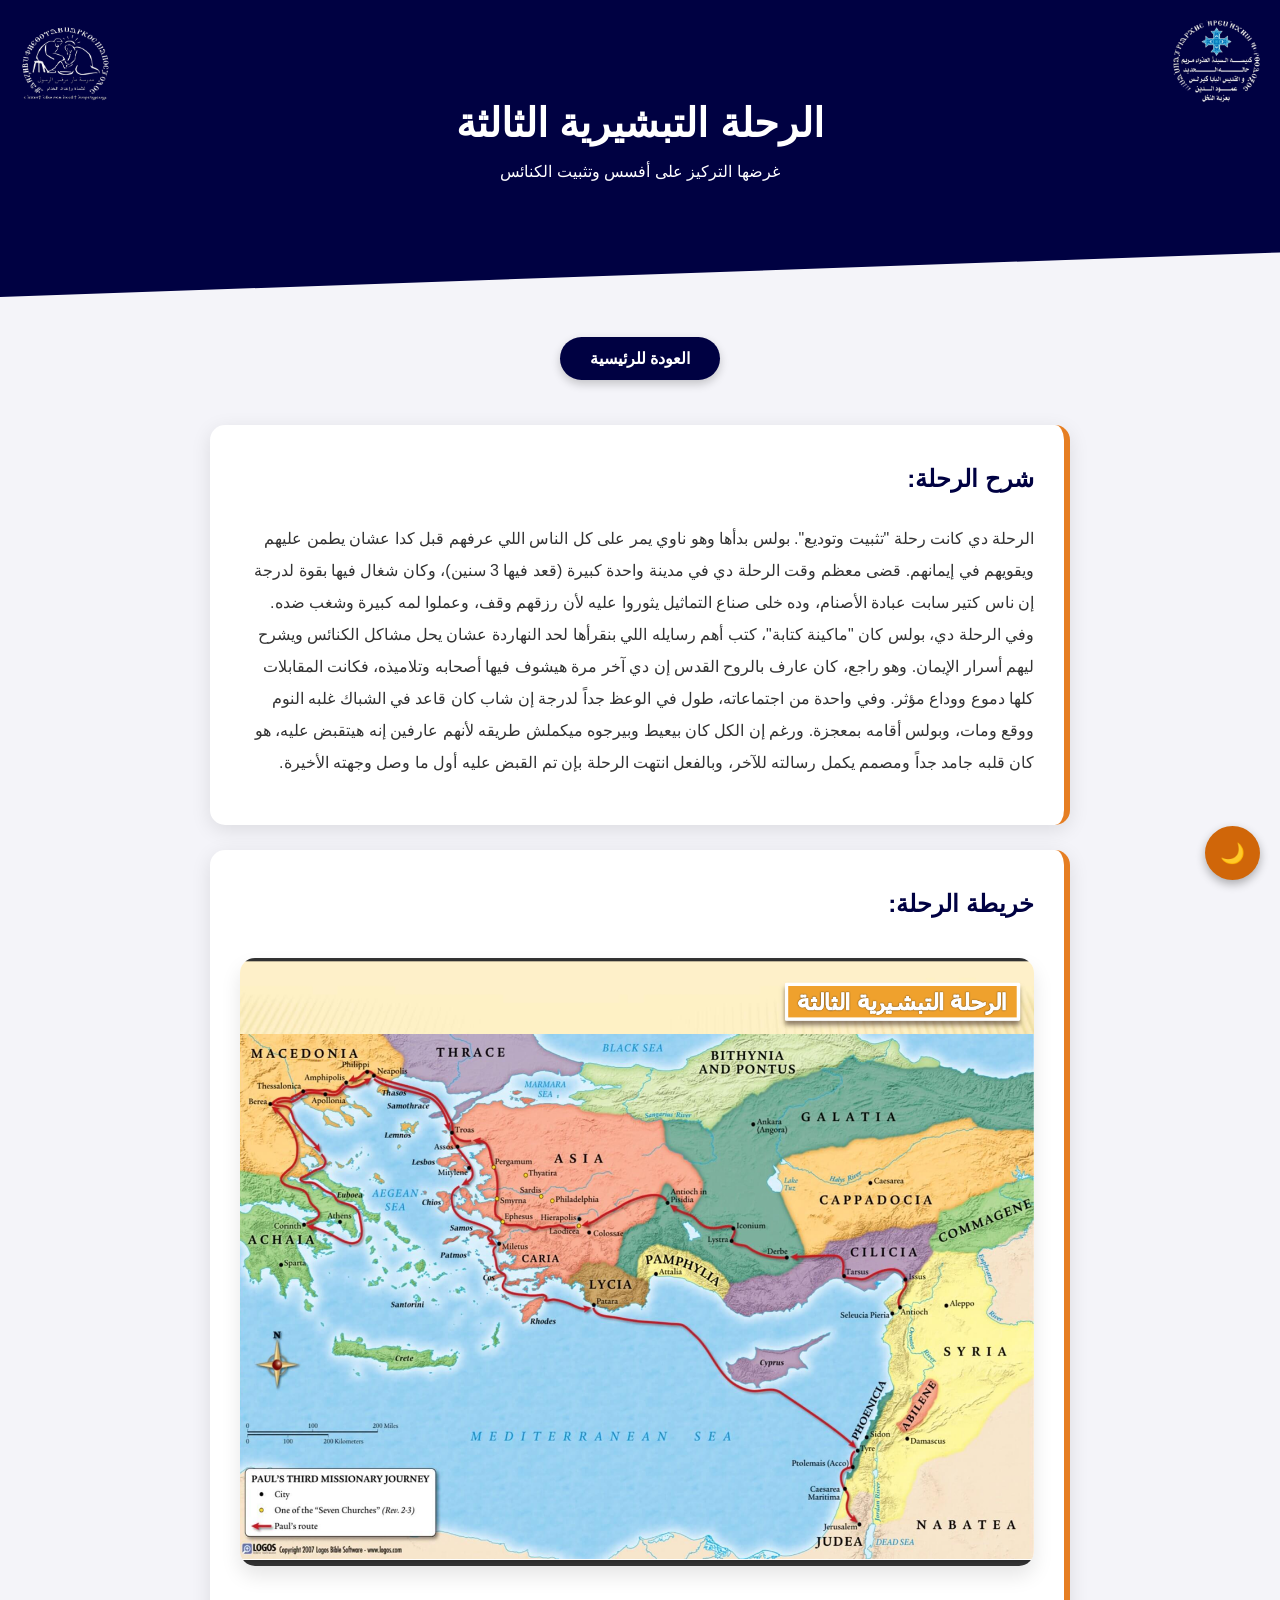
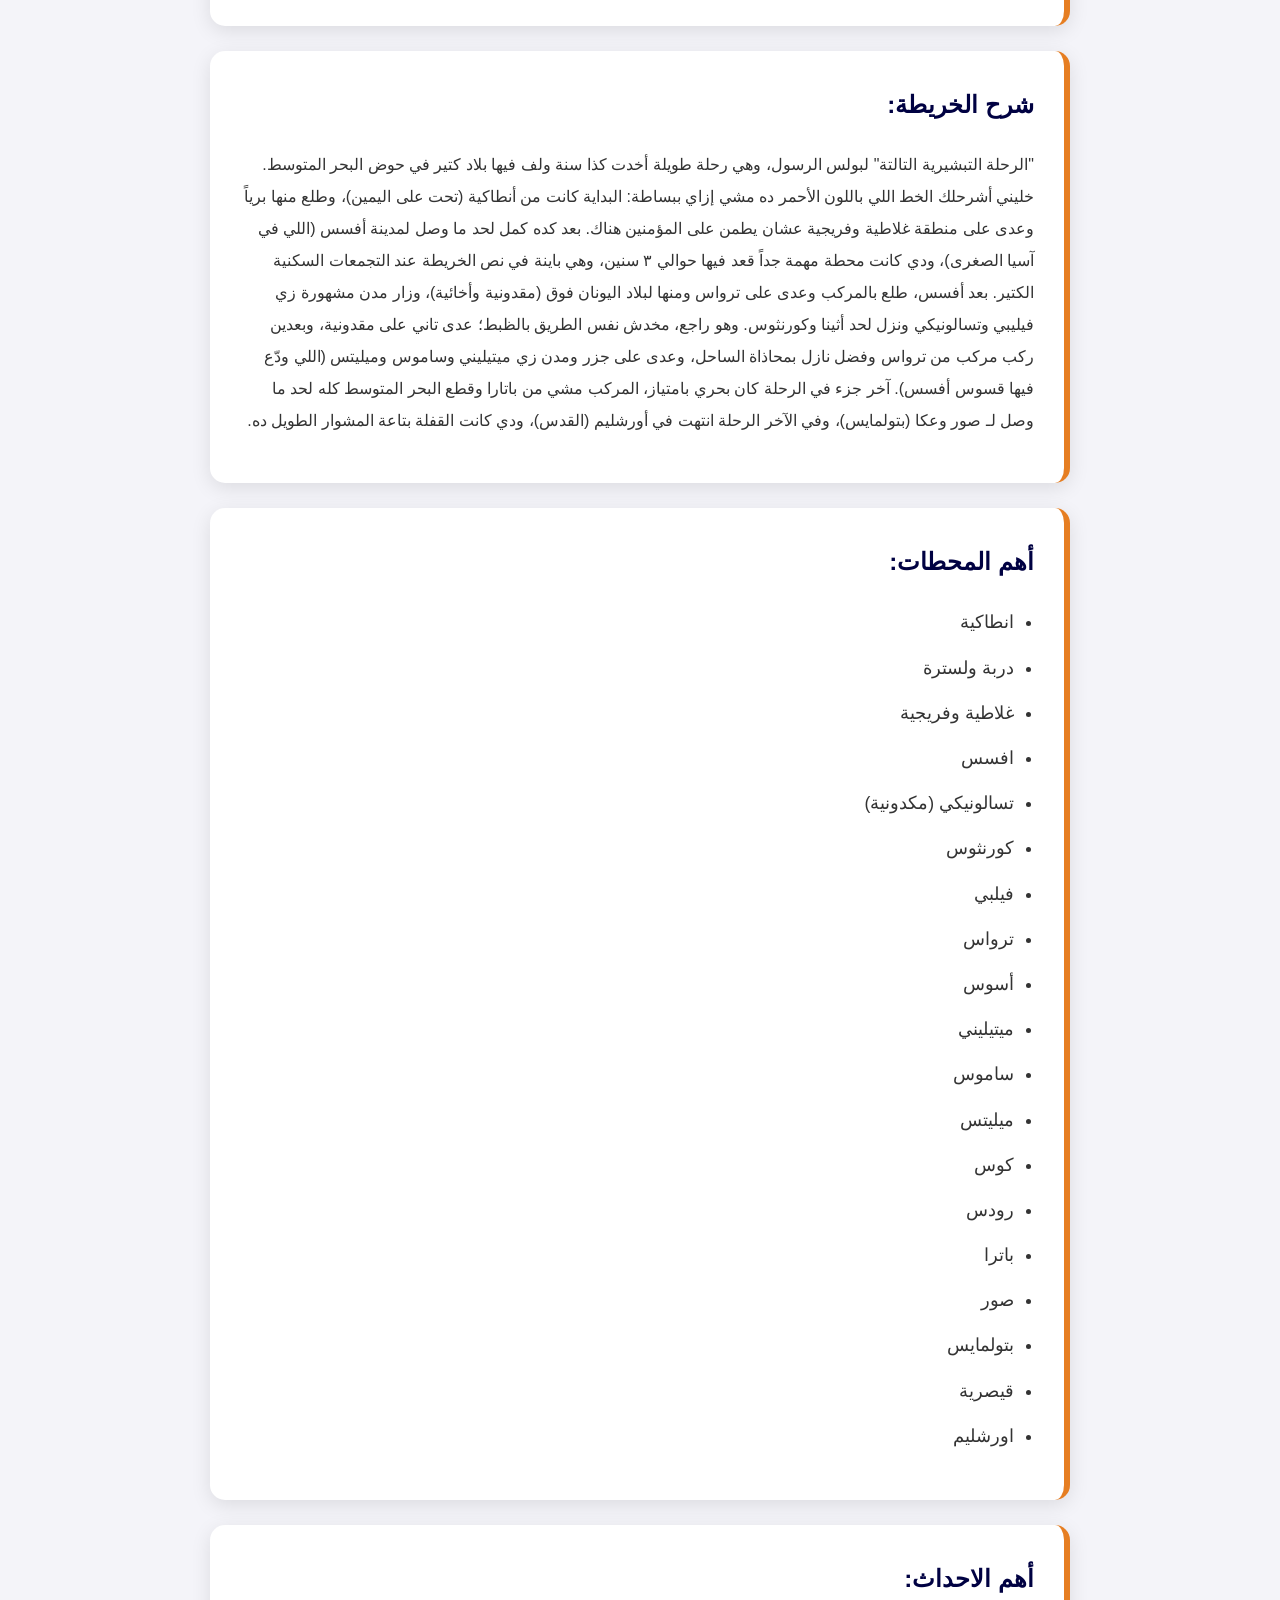
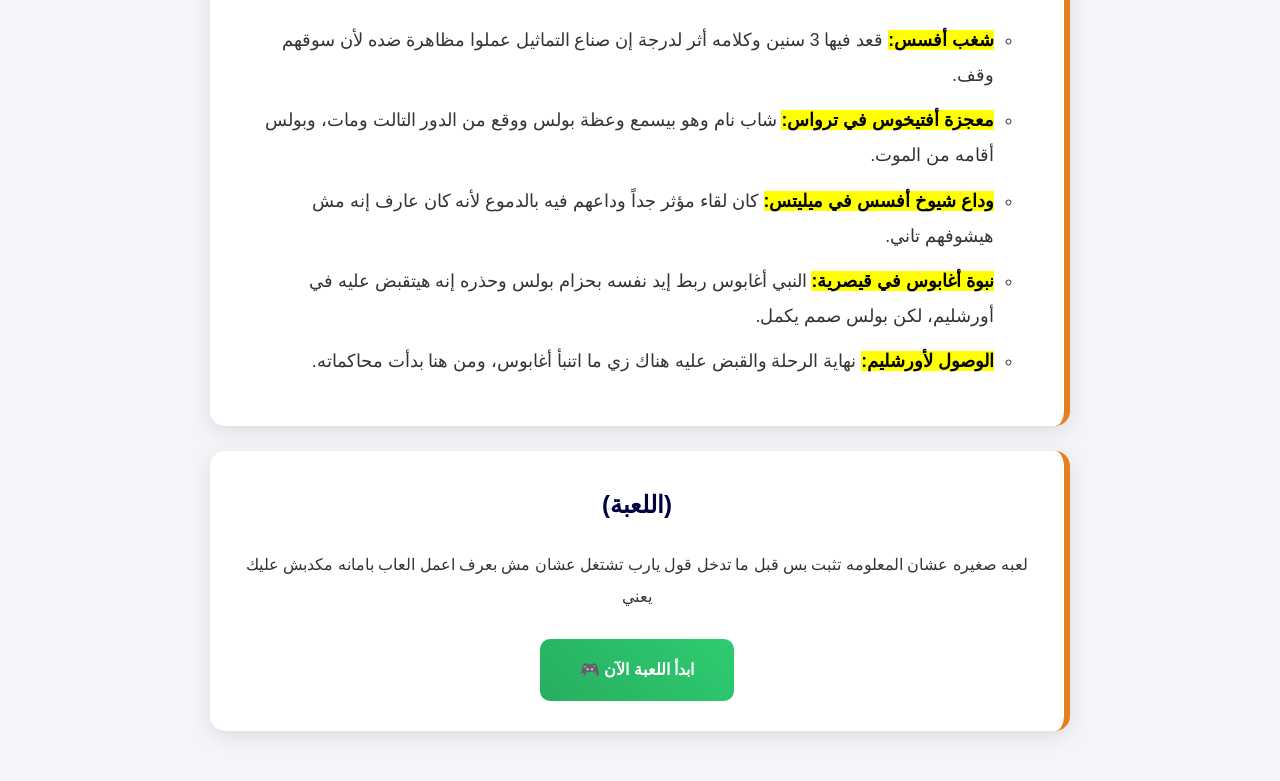
<file: trip3.html>
<!DOCTYPE html>
<html lang="ar" dir="rtl">
<head>
    <meta charset="UTF-8">
    <meta name="viewport" content="width=device-width, initial-scale=1.0">
    <title>تفاصيل الرحلة</title>
    <link rel="stylesheet" href="style.css">
        <link rel="icon" href="preview.png">

</head>
<body>

<header>
 <img src="preview.png" class="site-logo">
       <img src="logo2.png" class="site-logou">

     <h1>الرحلة التبشيرية الثالثة</h1>
<p>غرضها التركيز على أفسس وتثبيت الكنائس</p>
</header>
<div class="container">
    <div style="text-align: center;">
        <a href="index.html" class="btn-back-home">العودة للرئيسية</a>
    </div>

    <div class="content-card">
        <h2>شرح الرحلة:</h2>
    <p>الرحلة دي كانت رحلة "تثبيت وتوديع". بولس بدأها وهو ناوي يمر على كل الناس اللي عرفهم قبل كدا عشان يطمن عليهم ويقويهم في إيمانهم.

قضى معظم وقت الرحلة دي في مدينة واحدة كبيرة (قعد فيها 3 سنين)، وكان شغال فيها بقوة لدرجة إن ناس كتير سابت عبادة الأصنام، وده خلى صناع التماثيل يثوروا عليه لأن رزقهم وقف، وعملوا لمه كبيرة وشغب ضده. وفي الرحلة دي، بولس كان "ماكينة كتابة"، كتب أهم رسايله اللي بنقرأها لحد النهاردة عشان يحل مشاكل الكنائس ويشرح ليهم أسرار الإيمان.

وهو راجع، كان عارف بالروح القدس إن دي آخر مرة هيشوف فيها أصحابه وتلاميذه، فكانت المقابلات كلها دموع ووداع مؤثر. وفي واحدة من اجتماعاته، طول في الوعظ جداً لدرجة إن شاب كان قاعد في الشباك غلبه النوم ووقع ومات، وبولس أقامه بمعجزة. ورغم إن الكل كان بيعيط وبيرجوه ميكملش طريقه لأنهم عارفين إنه هيتقبض عليه، هو كان قلبه جامد جداً ومصمم يكمل رسالته للآخر، وبالفعل انتهت الرحلة بإن تم القبض عليه أول ما وصل وجهته الأخيرة.</p>
</div>

    <div class="content-card">
        <h2>خريطة الرحلة:</h2>
        <div class="image-frame">
            <img src="trip3.png" alt="خريطة الرحلة">
        </div>
    </div>

    <div class="content-card">
        <h2>شرح الخريطة:</h2>
        <p>"الرحلة التبشيرية التالتة" لبولس الرسول، وهي رحلة طويلة أخدت كذا سنة ولف فيها بلاد كتير في حوض البحر المتوسط. خليني أشرحلك الخط اللي باللون الأحمر ده مشي إزاي ببساطة:

البداية كانت من أنطاكية (تحت على اليمين)، وطلع منها برياً وعدى على منطقة غلاطية وفريجية عشان يطمن على المؤمنين هناك. بعد كده كمل لحد ما وصل لمدينة أفسس (اللي في آسيا الصغرى)، ودي كانت محطة مهمة جداً قعد فيها حوالي ٣ سنين، وهي باينة في نص الخريطة عند التجمعات السكنية الكتير.

بعد أفسس، طلع بالمركب وعدى على ترواس ومنها لبلاد اليونان فوق (مقدونية وأخائية)، وزار مدن مشهورة زي فيليبي وتسالونيكي ونزل لحد أثينا وكورنثوس.

وهو راجع، مخدش نفس الطريق بالظبط؛ عدى تاني على مقدونية، وبعدين ركب مركب من ترواس وفضل نازل بمحاذاة الساحل، وعدى على جزر ومدن زي ميتيليني وساموس وميليتس (اللي ودّع فيها قسوس أفسس).

آخر جزء في الرحلة كان بحري بامتياز، المركب مشي من باتارا وقطع البحر المتوسط كله لحد ما وصل لـ صور وعكا (بتولمايس)، وفي الآخر الرحلة انتهت في أورشليم (القدس)، ودي كانت القفلة بتاعة المشوار الطويل ده.

    </div>

    <div class="content-card">
        <h2>أهم المحطات:</h2>
  <ul>
  <li>انطاكية</li>
  <li>دربة ولسترة</li>
  <li>غلاطية وفريجية</li>
  <li>افسس</li>
  <li>تسالونيكي (مكدونية)</li>
  <li>كورنثوس</li>
  <li>فيلبي</li>
  <li>ترواس</li>
  <li>أسوس</li>
  <li>ميتيليني</li>
  <li>ساموس</li>
  <li>ميليتس</li>
  <li>كوس</li>
  <li>رودس</li>
  <li>باترا</li>
  <li>صور</li>
  <li>بتولمايس</li>
  <li>قيصرية</li>
  <li>اورشليم</li>
</ul>
    </div>

    <div class="content-card">
        <h2>أهم الاحداث:</h2>
       <ul><ul>
  <li><mark><strong>شغب أفسس:</strong></mark> قعد فيها 3 سنين وكلامه أثر لدرجة إن صناع التماثيل عملوا مظاهرة ضده لأن سوقهم وقف.</li>
  <li><mark><strong>معجزة أفتيخوس في ترواس:</strong></mark> شاب نام وهو بيسمع وعظة بولس ووقع من الدور التالت ومات، وبولس أقامه من الموت.</li>
  <li><mark><strong>وداع شيوخ أفسس في ميليتس:</strong></mark> كان لقاء مؤثر جداً وداعهم فيه بالدموع لأنه كان عارف إنه مش هيشوفهم تاني.</li>
  <li><mark><strong>نبوة أغابوس في قيصرية:</strong></mark> النبي أغابوس ربط إيد نفسه بحزام بولس وحذره إنه هيتقبض عليه في أورشليم، لكن بولس صمم يكمل.</li>
  <li><mark><strong>الوصول لأورشليم:</strong></mark> نهاية الرحلة والقبض عليه هناك زي ما اتنبأ أغابوس، ومن هنا بدأت محاكماته.</li>
</ul>
    </div>

    <div class="content-card" style="text-align: center;">
        <h2> (اللعبة)</h2>
        <p>لعبه صغيره عشان المعلومه تثبت بس قبل ما تدخل قول يارب تشتغل عشان مش بعرف اعمل العاب بامانه مكدبش عليك يعني</p>
        
        <a href="play3.html"_blank" class="game-btn">ابدأ اللعبة الآن 🎮</a>
    </div>
</div>
  <button class="theme-switch" id="toggleMode">🌙</button>
    <script>
        const themeBtn = document.getElementById('toggleMode');
        const body = document.body;

        // وظيفة التبديل
        themeBtn.addEventListener('click', () => {
            body.classList.toggle('dark-mode');
            
            // تغيير الأيقونة وحفظ الحالة في المتصفح
            if (body.classList.contains('dark-mode')) {
                themeBtn.innerText = '☀️';
                localStorage.setItem('savedTheme', 'dark');
            } else {
                themeBtn.innerText = '🌙';
                localStorage.setItem('savedTheme', 'light');
            }
        });

        // تشغيل الوضع المحفوظ عند فتح الصفحة
        window.onload = () => {
            const currentTheme = localStorage.getItem('savedTheme');
            if (currentTheme === 'dark') {
                body.classList.add('dark-mode');
                themeBtn.innerText = '☀️';
            }
        };
    </script>
</body>
</html>

</body>
</html>
</file>
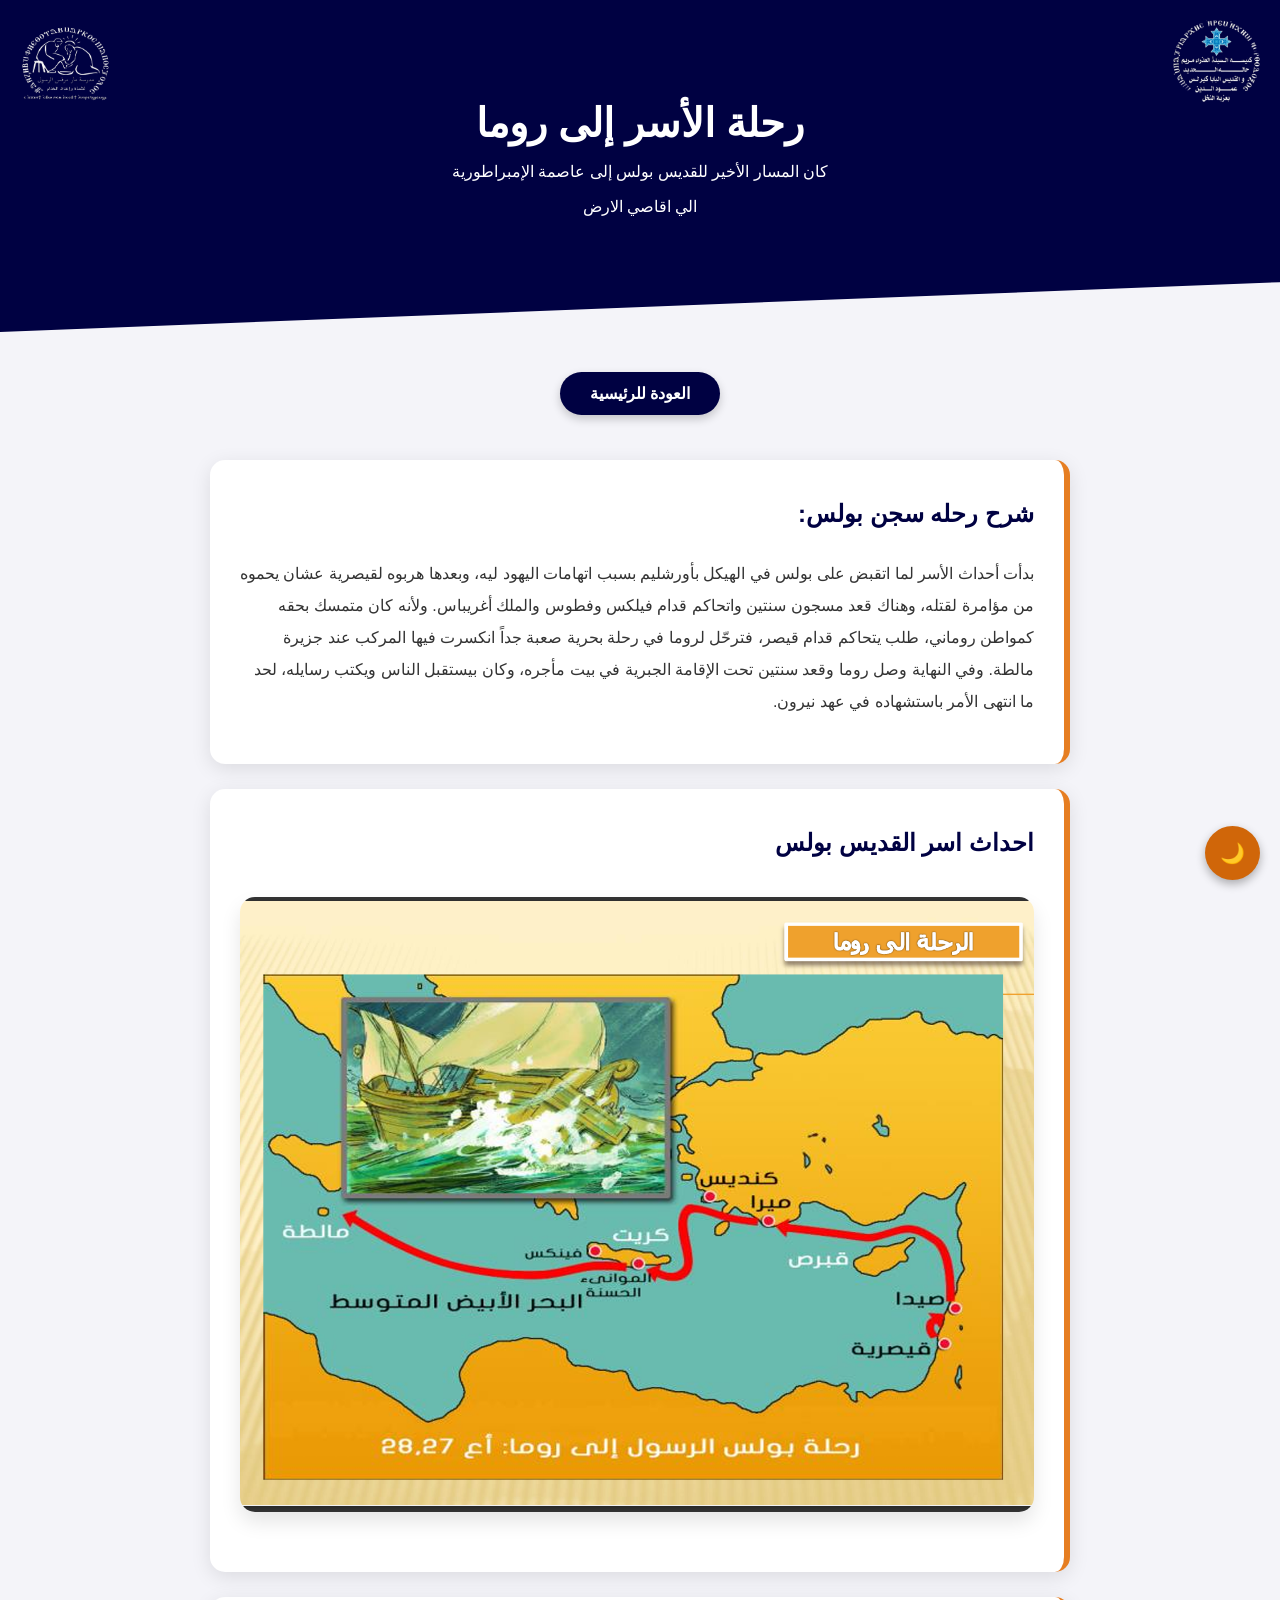
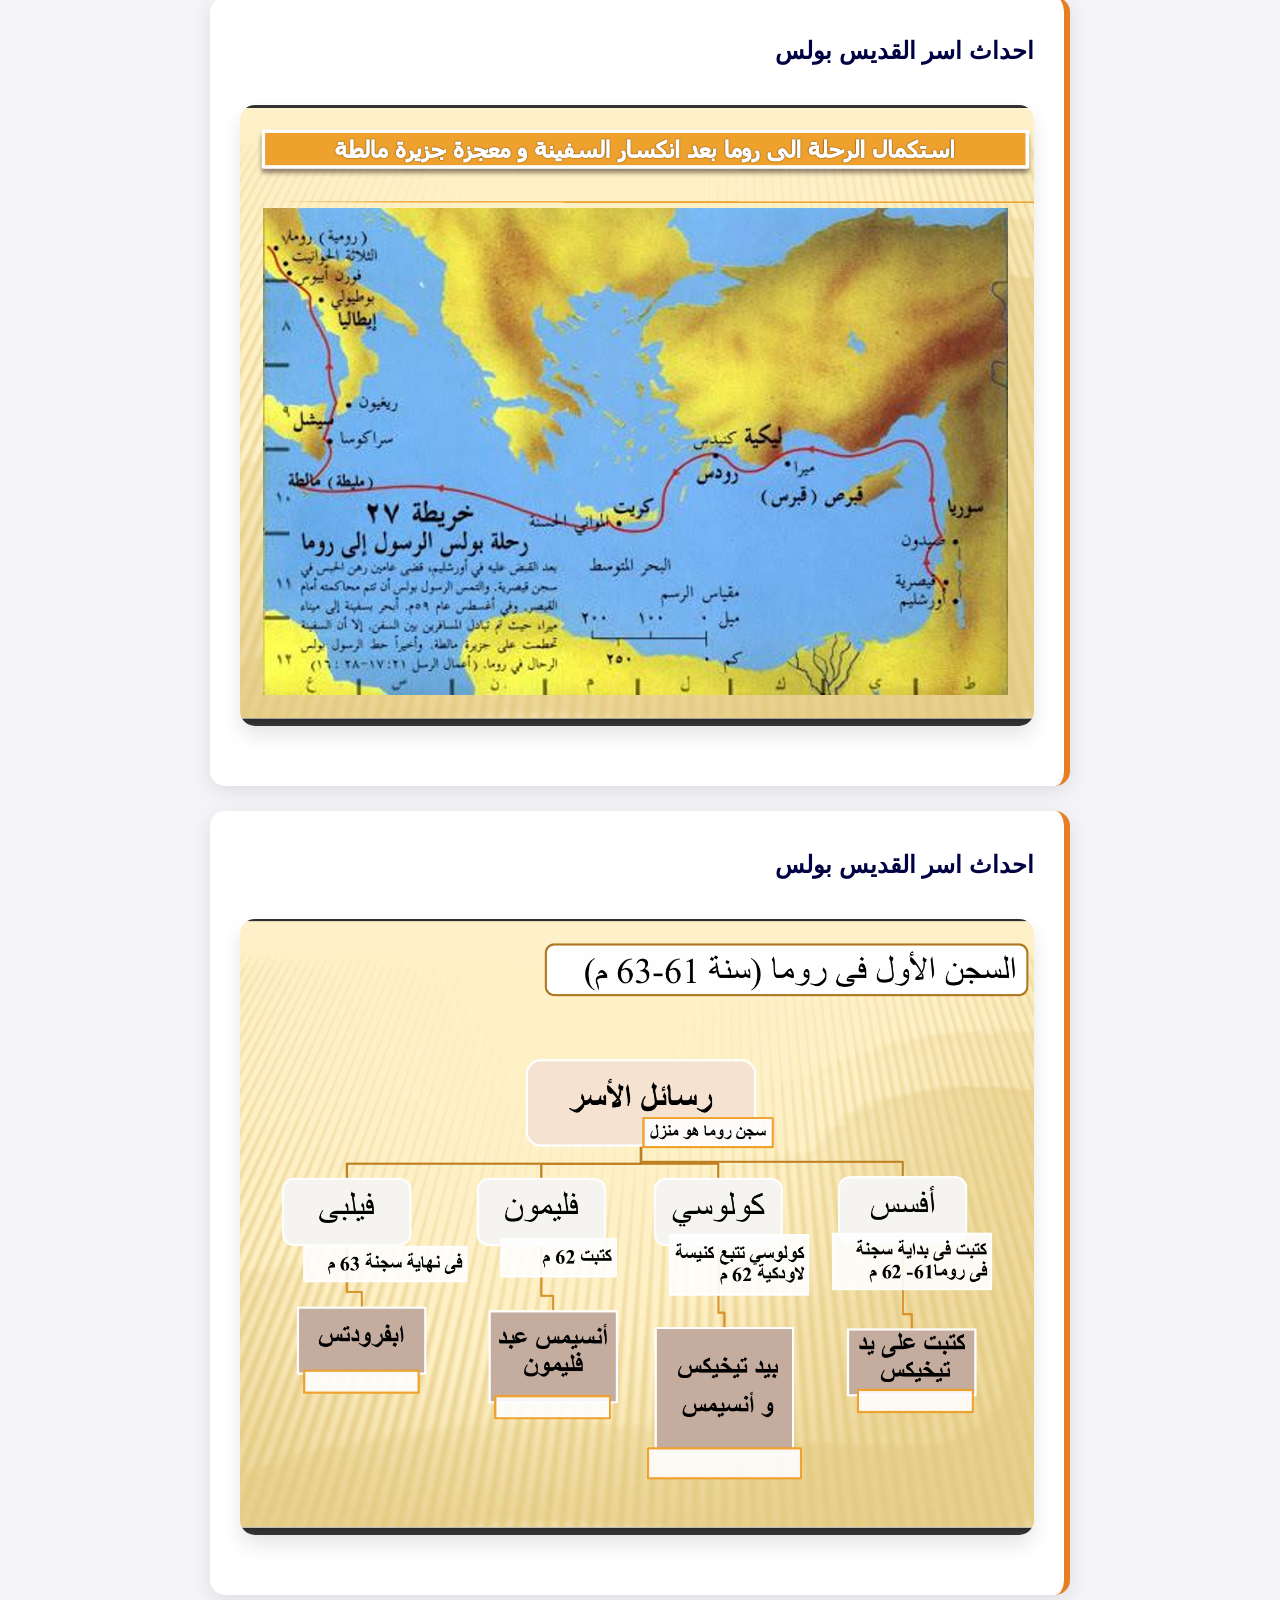
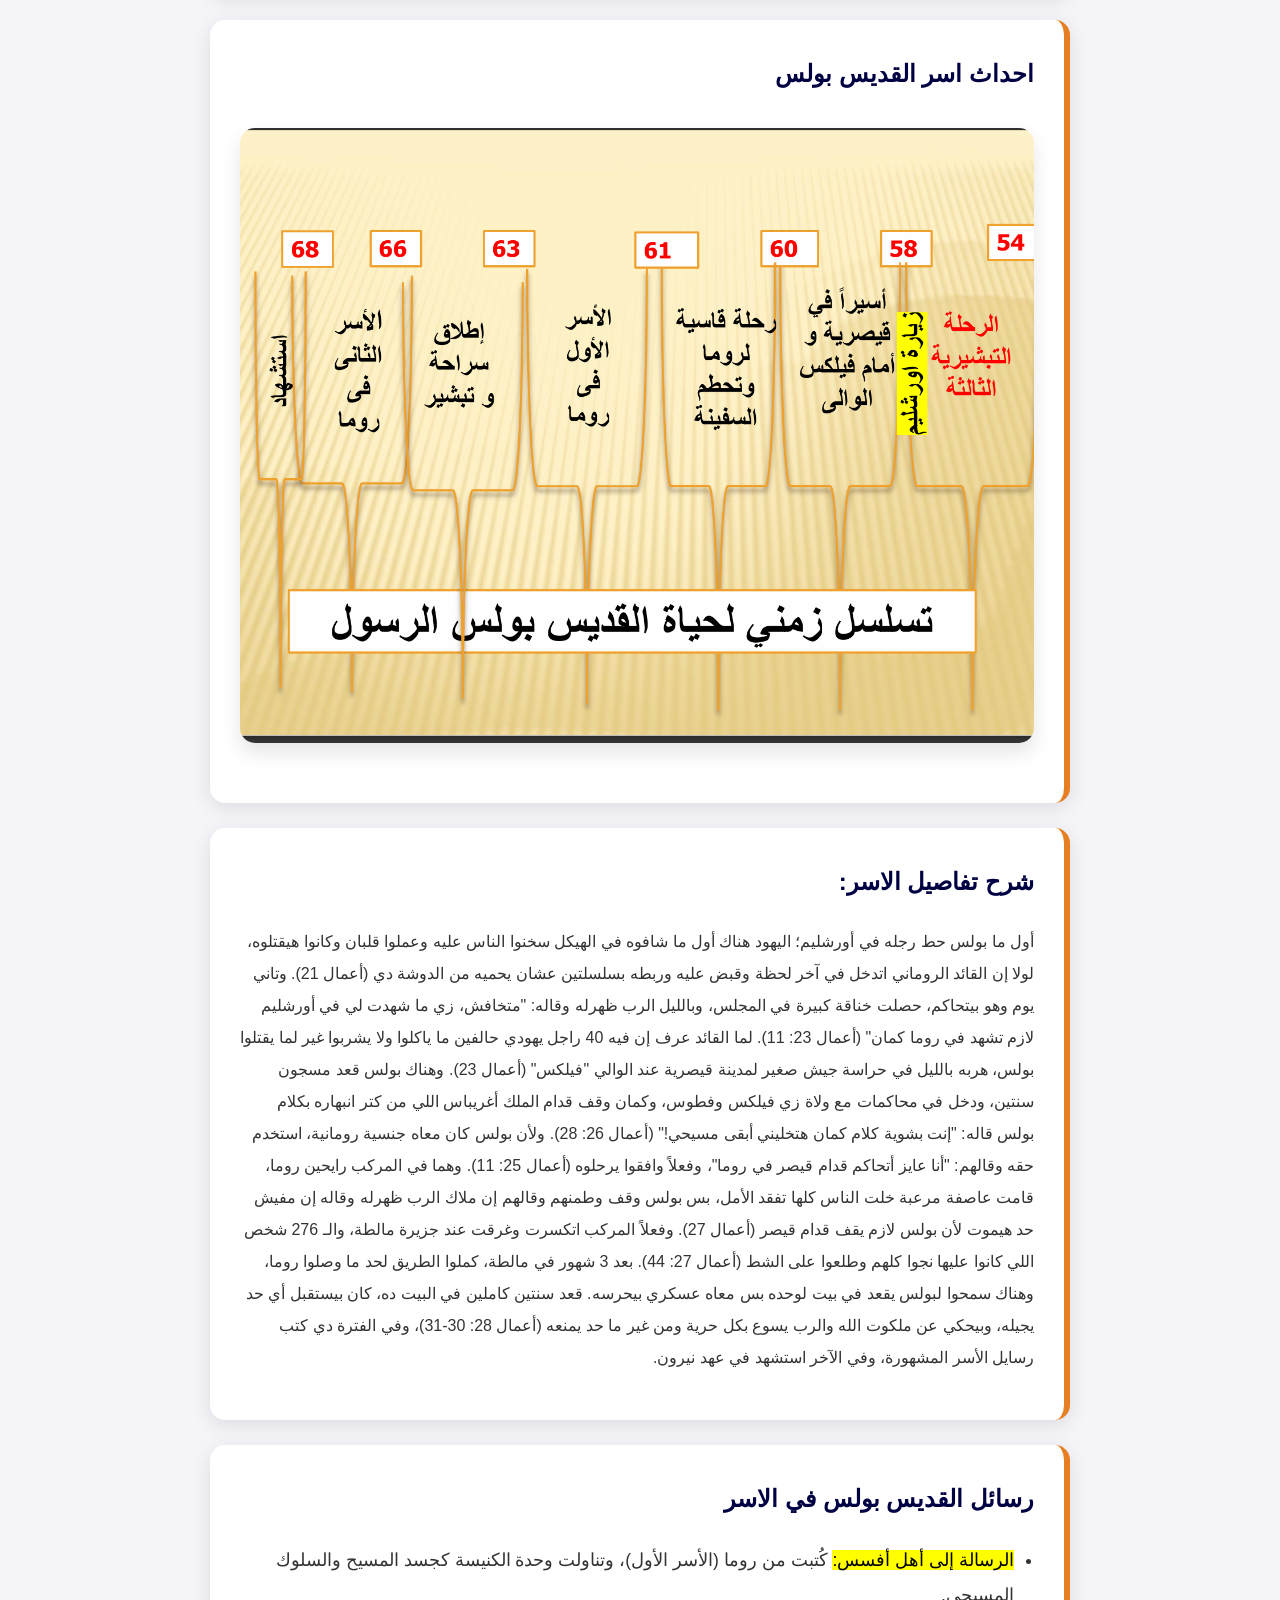
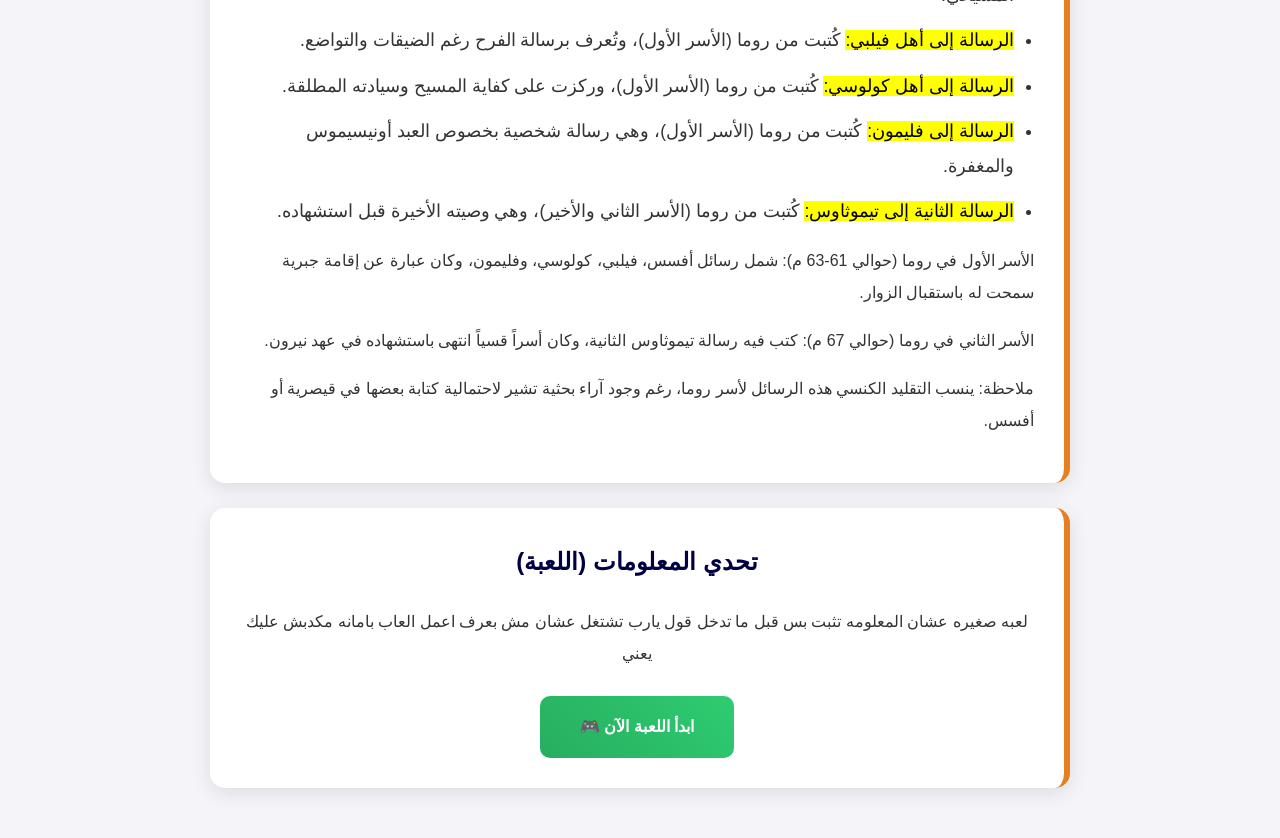
<file: trip4.html>
<!DOCTYPE html>
<html lang="ar" dir="rtl">
<head>
    <meta charset="UTF-8">
    <meta name="viewport" content="width=device-width, initial-scale=1.0">
    <title>تفاصيل الرحلة</title>
    <link rel="stylesheet" href="style.css">
        <link rel="icon" href="preview.png">

</head>
<body>

<header>
 <img src="preview.png" class="site-logo">
       <img src="logo2.png" class="site-logou">

<h1>رحلة الأسر إلى روما</h1>   
<p> كان المسار الأخير للقديس بولس إلى عاصمة الإمبراطورية</p>
    <p>الي اقاصي الارض</p>
</header>

<div class="container">
    <div style="text-align: center;">
        <a href="index.html" class="btn-back-home">العودة للرئيسية</a>
    </div>

    <div class="content-card">
        <h2>شرح رحله سجن بولس:</h2>
        <p>
بدأت أحداث الأسر لما اتقبض على بولس في الهيكل بأورشليم بسبب اتهامات اليهود ليه، وبعدها هربوه لقيصرية عشان يحموه من مؤامرة لقتله، وهناك قعد مسجون سنتين واتحاكم قدام فيلكس وفطوس والملك أغريباس. ولأنه كان متمسك بحقه كمواطن روماني، طلب يتحاكم قدام قيصر، فترحّل لروما في رحلة بحرية صعبة جداً انكسرت فيها المركب عند جزيرة مالطة. وفي النهاية وصل روما وقعد سنتين تحت الإقامة الجبرية في بيت مأجره، وكان بيستقبل الناس ويكتب رسايله، لحد ما انتهى الأمر باستشهاده في عهد نيرون.
</p>
    </div>

    <div class="content-card">
<h2>احداث اسر القديس بولس</h2>    
    <div class="image-frame">
            <img src="asr1.png" alt="خريطة الرحلة">
        </div>
    </div>
    <div class="content-card">
<h2>احداث اسر القديس بولس</h2>    
        <div class="image-frame">
            <img src="asr2.png" alt="خريطة الرحلة">
        </div>
    </div>
    <div class="content-card">
<h2>احداث اسر القديس بولس</h2>    
        <div class="image-frame">
            <img src="asr3.png" alt="خريطة الرحلة">
        </div>
    </div>
    <div class="content-card">
<h2>احداث اسر القديس بولس</h2>    
        <div class="image-frame">
            <img src="asr4.png" alt="خريطة الرحلة">
        </div>
    </div>

    <div class="content-card">
        <h2>شرح تفاصيل الاسر:</h2>

       <p>أول ما بولس حط رجله في أورشليم؛ اليهود هناك أول ما شافوه في الهيكل سخنوا الناس عليه وعملوا قلبان وكانوا هيقتلوه، لولا إن القائد الروماني اتدخل في آخر لحظة وقبض عليه وربطه بسلسلتين عشان يحميه من الدوشة دي (أعمال 21). وتاني يوم وهو بيتحاكم، حصلت خناقة كبيرة في المجلس، وبالليل الرب ظهرله وقاله: "متخافش، زي ما شهدت لي في أورشليم لازم تشهد في روما كمان" (أعمال 23: 11).

لما القائد عرف إن فيه 40 راجل يهودي حالفين ما ياكلوا ولا يشربوا غير لما يقتلوا بولس، هربه بالليل في حراسة جيش صغير لمدينة قيصرية عند الوالي "فيلكس" (أعمال 23). وهناك بولس قعد مسجون سنتين، ودخل في محاكمات مع ولاة زي فيلكس وفطوس، وكمان وقف قدام الملك أغريباس اللي من كتر انبهاره بكلام بولس قاله: "إنت بشوية كلام كمان هتخليني أبقى مسيحي!" (أعمال 26: 28). ولأن بولس كان معاه جنسية رومانية، استخدم حقه وقالهم: "أنا عايز أتحاكم قدام قيصر في روما"، وفعلاً وافقوا يرحلوه (أعمال 25: 11).

وهما في المركب رايحين روما، قامت عاصفة مرعبة خلت الناس كلها تفقد الأمل، بس بولس وقف وطمنهم وقالهم إن ملاك الرب ظهرله وقاله إن مفيش حد هيموت لأن بولس لازم يقف قدام قيصر (أعمال 27). وفعلاً المركب اتكسرت وغرقت عند جزيرة مالطة، والـ 276 شخص اللي كانوا عليها نجوا كلهم وطلعوا على الشط (أعمال 27: 44).

بعد 3 شهور في مالطة، كملوا الطريق لحد ما وصلوا روما، وهناك سمحوا لبولس يقعد في بيت لوحده بس معاه عسكري بيحرسه. قعد سنتين كاملين في البيت ده، كان بيستقبل أي حد يجيله، وبيحكي عن ملكوت الله والرب يسوع بكل حرية ومن غير ما حد يمنعه (أعمال 28: 30-31)، وفي الفترة دي كتب رسايل الأسر المشهورة، وفي الآخر استشهد في عهد نيرون.</p>    </div>

    <div class="content-card">
<h2>رسائل القديس بولس في الاسر</h2>   
  <ul>
  <li><mark>الرسالة إلى أهل أفسس:</mark> كُتبت من روما (الأسر الأول)، وتناولت وحدة الكنيسة كجسد المسيح والسلوك المسيحي.</li>
  <li><mark>الرسالة إلى أهل فيلبي:</mark> كُتبت من روما (الأسر الأول)، وتُعرف برسالة الفرح رغم الضيقات والتواضع.</li>
  <li><mark>الرسالة إلى أهل كولوسي:</mark> كُتبت من روما (الأسر الأول)، وركزت على كفاية المسيح وسيادته المطلقة.</li>
  <li><mark>الرسالة إلى فليمون:</mark> كُتبت من روما (الأسر الأول)، وهي رسالة شخصية بخصوص العبد أونيسيموس والمغفرة.</li>
  <li><mark>الرسالة الثانية إلى تيموثاوس:</mark> كُتبت من روما (الأسر الثاني والأخير)، وهي وصيته الأخيرة قبل استشهاده.</li>
</ul>

<p>
  الأسر الأول في روما (حوالي 61-63 م): شمل رسائل أفسس، فيلبي، كولوسي، وفليمون، وكان عبارة عن إقامة جبرية سمحت له باستقبال الزوار.
</p>

<p>
  الأسر الثاني في روما (حوالي 67 م): كتب فيه رسالة تيموثاوس الثانية، وكان أسراً قسياً انتهى باستشهاده في عهد نيرون.
</p>

<p>
  ملاحظة: ينسب التقليد الكنسي هذه الرسائل لأسر روما، رغم وجود آراء بحثية تشير لاحتمالية كتابة بعضها في قيصرية أو أفسس.
</p>
    </div>

    <div class="content-card" style="text-align: center;">
        <h2>تحدي المعلومات (اللعبة)</h2>
        <p>لعبه صغيره عشان المعلومه تثبت بس قبل ما تدخل قول يارب تشتغل عشان مش بعرف اعمل العاب بامانه مكدبش عليك يعني</p>
        <a href="play4.html" target="_blank" class="game-btn">ابدأ اللعبة الآن 🎮</a>
    </div>
</div>
  <button class="theme-switch" id="toggleMode">🌙</button>
    <script>
        const themeBtn = document.getElementById('toggleMode');
        const body = document.body;

        // وظيفة التبديل
        themeBtn.addEventListener('click', () => {
            body.classList.toggle('dark-mode');
            
            // تغيير الأيقونة وحفظ الحالة في المتصفح
            if (body.classList.contains('dark-mode')) {
                themeBtn.innerText = '☀️';
                localStorage.setItem('savedTheme', 'dark');
            } else {
                themeBtn.innerText = '🌙';
                localStorage.setItem('savedTheme', 'light');
            }
        });

        // تشغيل الوضع المحفوظ عند فتح الصفحة
        window.onload = () => {
            const currentTheme = localStorage.getItem('savedTheme');
            if (currentTheme === 'dark') {
                body.classList.add('dark-mode');
                themeBtn.innerText = '☀️';
            }
        };
    </script>
</body>
</html>

</body>
</html>
</file>
<file: style.css>
/* الألوان والأساسيات */
:root {
    --primary-dark: #172c11; 
    --accent-orange: #d06609; 
    --bg-light: #f4f4f9;
    --text-color: #333;
    --glass-white: rgba(255, 255, 255, 0.95);
:root {
    --primary-dark: #4b0fba;
    --accent-orange: #d06609;
    --bg-light: #f4f4f9;
    --text-color: #333;
    --card-bg: rgba(255, 255, 255, 0.95);
}

body.dark-mode {
    --bg-light: #121212; 
    --text-color: #e0e0e0; 
    --card-bg: #1e1e1e; 
    --primary-dark: #0a1407; 
}

/* تعديلات بسيطة لضمان ظهور الكروت والخطوط بشكل صح */
body.dark-mode .trip-card, 
body.dark-mode .content-card {
    background: var(--card-bg);
    color: var(--text-color);
    border: 1px solid #333;
}

body.dark-mode .trip-card h2,
body.dark-mode h2 {
    color: var(--accent-orange);
}

/* زرار التبديل */
.theme-switch {
    position: fixed;
    bottom: 20px;
    right: 20px;
    z-index: 1000;
    background: var(--accent-orange);
    color: white;
    border: none;
    padding: 15px;
    border-radius: 50%;
    cursor: pointer;
    box-shadow: 0 4px 10px rgba(0,0,0,0.3);
    font-size: 20px;
}
    
}

body {
    font-family: 'Segoe UI', Tahoma, Geneva, Verdana, sans-serif;
    background-color: var(--bg-light);
    margin: 0;
    color: var(--text-color);
    direction: rtl; 
    overflow-x: hidden;
}


header {
    background: var(--primary-dark);
    color: white;
    padding: 80px 20px;
    text-align: center;
    clip-path: polygon(0 0, 100% 0, 100% 85%, 0 100%); 
    z-index: 10;
}

header h1 {
    font-size: 2.5rem;
    margin: 0;
    animation: fadeInDown 0.8s ease;
}

/* الحاويه */
.container {
    display: grid;
    grid-template-columns: repeat(auto-fit, minmax(280px, 1fr));
    gap: 30px;
    padding: 50px 20px;
    max-width: 1200px;
    margin: -40px auto 0; 
    position: relative;
    z-index: 20;
}

/* تنسيق الكروت المطور */
.trip-card {
    background: var(--glass-white);
    border-radius: 60px;
    box-shadow: 0 10px 30px rgba(0,0,0,0.08);
    transition: all 0.4s cubic-bezier(0.175, 0.885, 0.32, 1.275);
    overflow: hidden;
    text-align: center;
    padding: 30px 20px;
    border: 1px solid rgba(255,255,255,0.3);
    animation: fadeInUp 1s ease both;
}

.trip-card:hover {
    transform: translateY(-15px) scale(1.02); 
    box-shadow: 0 20px 40px rgba(0,0,0,0.15);
}

/* عناوين الكروت */
.trip-card h2 {
    color: var(--primary-dark);
    margin-bottom: 15px;

}

/*الزرار بشكل كبسولة ي */
.btn {
    display: inline-block;
    margin-top: 20px;
    padding: 12px 35px;
    background-color: var(--accent-orange);
    color: rgb(255, 255, 255);
    text-decoration: none;
    border-radius: 50px; 
    font-weight: bold;
    transition: all 0.3s ease;
    box-shadow: 0 4px 15px rgba(230, 126, 34, 0.3);
}

.btn:hover {
    background-color: #d35400;
    transform: scale(1.1);
    box-shadow: 0 8px 20px rgba(211, 84, 0, 0.4);
}

/* الفوتر */
footer {
    text-align: center;
    padding: 40px 20px;
    background: #1a1a1a;
    color: #888;
    margin-top: 50px;
}

/* أنميشن الحركات */
@keyframes fadeInUp {
    from { opacity: 0; transform: translateY(30px); }
    to { opacity: 1; transform: translateY(0); }
}

@keyframes fadeInDown {
    from { opacity: 0; transform: translateY(-30px); }
    to { opacity: 1; transform: translateY(0); }
}

/* تنسيق إضافي لصفحات الرحلات (Content Card) */
.content-card {
    background: white;
    padding: 40px;
    border-radius: 25px;
    box-shadow: 0 15px 40px rgba(0,0,0,0.1);
    line-height: 2;
    animation: fadeInUp 0.8s ease;
}

.image-frame {
    margin: 30px 0;
    border-radius: 15px;
    overflow: hidden;
    box-shadow: 0 10px 20px rgba(0,0,0,0.1);
    transition: 0.5s;
}

.image-frame:hover {
    transform: scale(1.03);
}



.container {
    width: 95%; 
    max-width: 1200px; 
    margin: -40px auto 0;
    padding: 20px 10px;
}

/*  التحكم في حجم الخطوط في الشاشات الصغيرة */
@media (max-width: 768px) {
    header h1 {
        font-size: 1.8rem; 
    }
    
    header {
        padding: 50px 15px; 
    }

    .content-card {
        padding: 20px; 
    }
}

/*  التأكد من أن الصور مش هتخرج عن حدود الشاشة */
img {
    max-width: 100%;
    height: auto;
    display: block;
}

/*  تعديل الكروت عشان تظهر واحد بواحد في الموبايل */
.container {
    display: grid;
    
    grid-template-columns: repeat(auto-fit, minmax(280px, 1fr));
    gap: 20px;
}
:root {
    --primary: #000142;
    --accent: #e67e22;
    --bg: #f4f4f9;
}

body {
    font-family: 'Segoe UI', Tahoma, Geneva, Verdana, sans-serif;
    background-color: var(--bg);
    margin: 0;
    direction: rtl;
}

header {
    background-color: var(--primary);
    color: white;
    padding: 60px 20px;
    text-align: center;
    margin-bottom: 40px;
}

.container {
    max-width: 900px; 
    margin: 0 auto 50px auto; 
    padding: 0 20px;
    display: flex;
    flex-direction: column;
    gap: 25px; 
}

/* تنسيق المربعات (الكروت) */
.content-card {
    background: white;
    padding: 30px;
    border-radius: 15px;
    box-shadow: 0 5px 20px rgba(0,0,0,0.1);
    border-right: 6px solid var(--accent); 
}

h2 {
    color: var(--primary);
    margin-top: 0;
    font-size: 1.5rem;
}

/* زرار العودة للرئيسية */
.btn-back-home {
    display: inline-block;
    padding: 12px 30px;
    background-color: var(--primary);
    color: white;
    text-decoration: none;
    border-radius: 50px;
    margin-bottom: 20px;
    transition: 0.3s;
    font-weight: bold;
    box-shadow: 0 4px 10px rgba(0,0,0,0.2);
}

.btn-back-home:hover {
    background-color: var(--accent);
    transform: scale(1.05);
}

/* زرار اللعبة */
.game-btn {
    display: inline-block;
    padding: 15px 40px;
    background: linear-gradient(45deg, #27ae60, #2ecc71);
    color: white;
    text-decoration: none;
    border-radius: 10px;
    font-weight: bold;
    margin-top: 10px;
    transition: 0.3s;
}

.game-btn:hover {
    transform: rotate(-2deg) scale(1.1);
}

/* تنسيق الصور داخل المربع */
.image-frame img {
    width: 100%;
    height: auto;
    border-radius: 10px;
    display: block;
}

/* القائمة داخل المربعات */
ul {
    padding-right: 20px;
}

ul li {
    margin-bottom: 10px;
    font-size: 1.1rem;
}


/* ـ Dark Mode */
body.dark-mode {
    background-color: #121212 !important; 
    color: #f4f4f9 !important;
}

body.dark-mode header {
    background: #000000 !important;
}

body.dark-mode .trip-card, 
body.dark-mode .content-card {
    background-color: #1e1e1e !important;
    color: #f4f4f9 !important;
    border: 1px solid #6c5701 !important;
}

body.dark-mode h2, 
body.dark-mode h1 {
    color: #2dd009 !important;
}
/* تأمين الهيدر */
header {
    position: relative;
    padding: 100px 20px; 
}

/* تنسيق اللوجو اليمين */
.site-logou {
    position: absolute;
    top: 20px;
    right: 20px; /* التثبيت يمين */
    width: 90px;
    height: auto;
    z-index: 100;
}

/* تنسيق اللوجو الشمال */
.site-logo {
    position: absolute;
    top: 20px;
    left: 20px; 
    width: 90px;
    height: auto;
    z-index: 100;
}


@media (max-width: 600px) {
    .logo-right, .logo-left {
        width: 50px; 
        top: 10px;
    }
    
    .site-logou { right: 10px; }
    .site-logo { left: 10px; }

    header h1 {
        font-size: 1.3rem;
        margin-top: 30px; 
    }
}
html, body {
    max-width: 100%;
    overflow-x: hidden; 
    margin: 0;
    padding: 0;
}

* {
    box-sizing: border-box;
}
</file>
